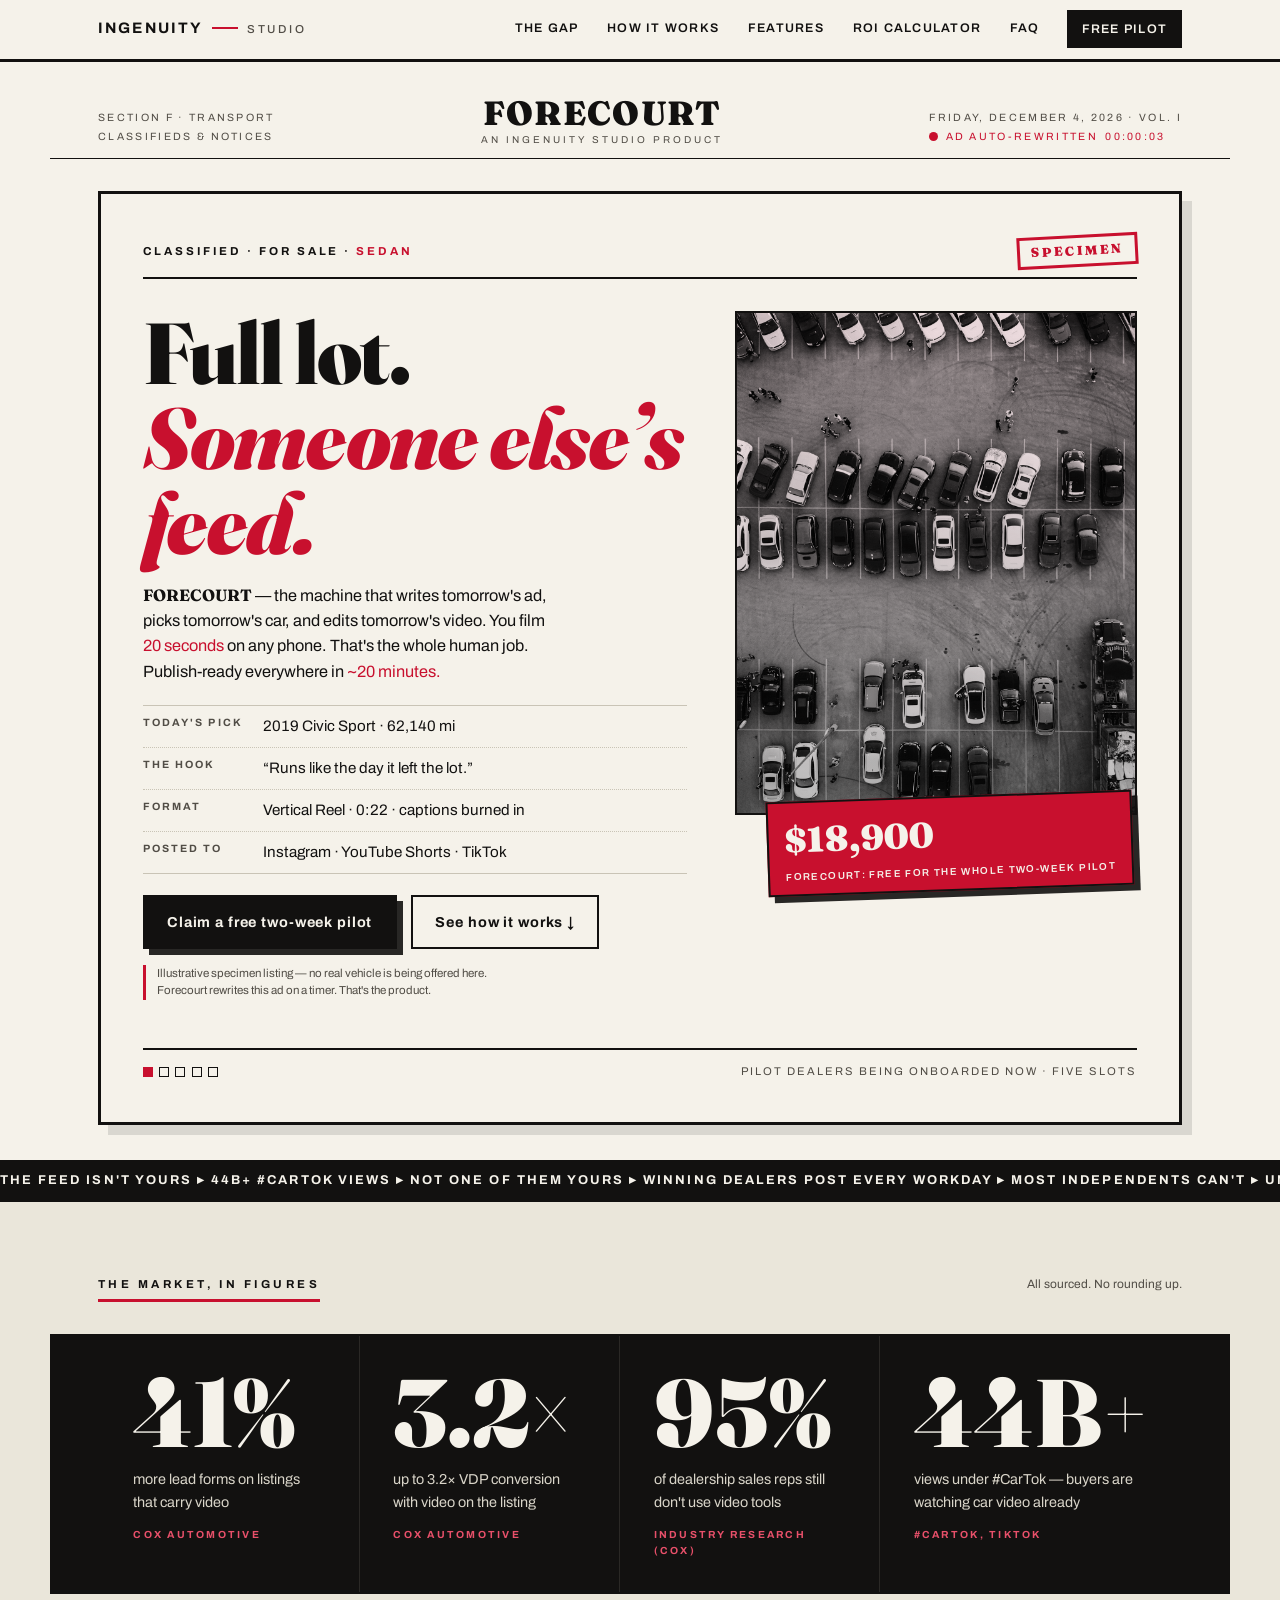
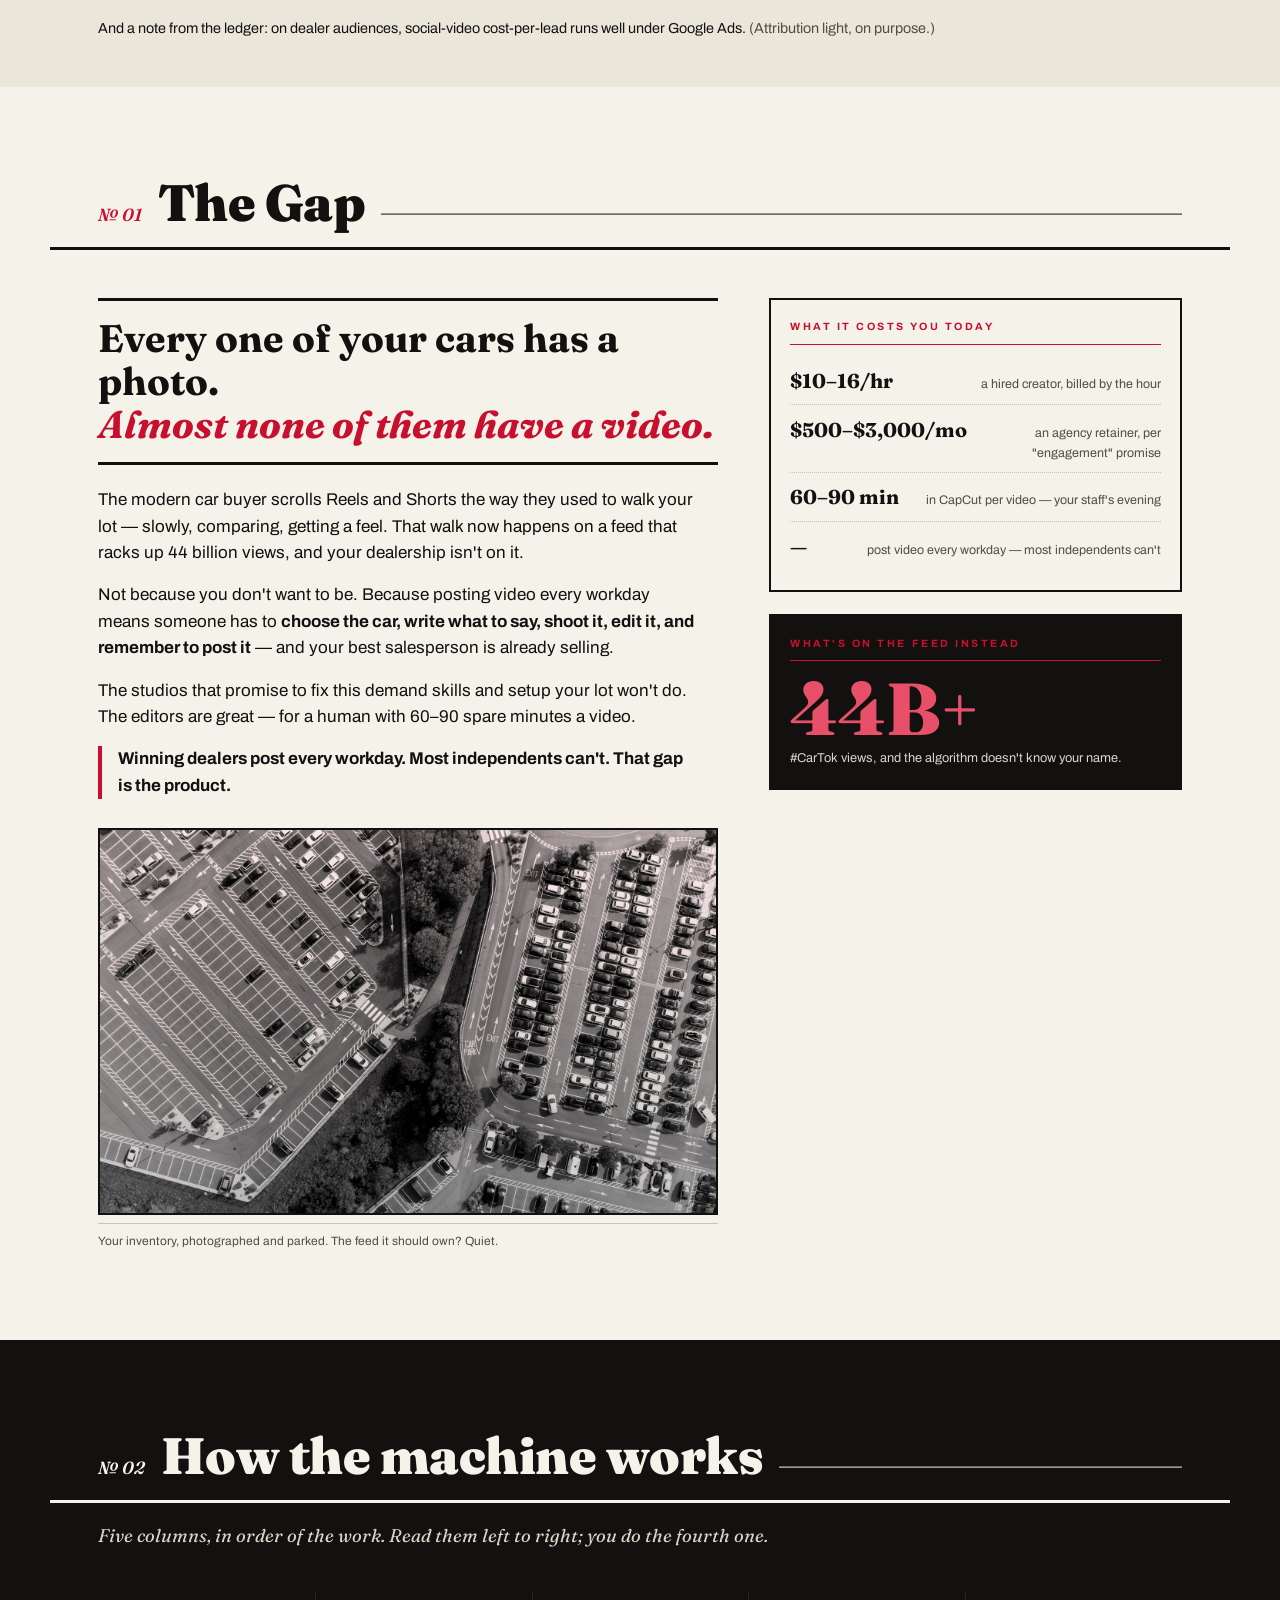
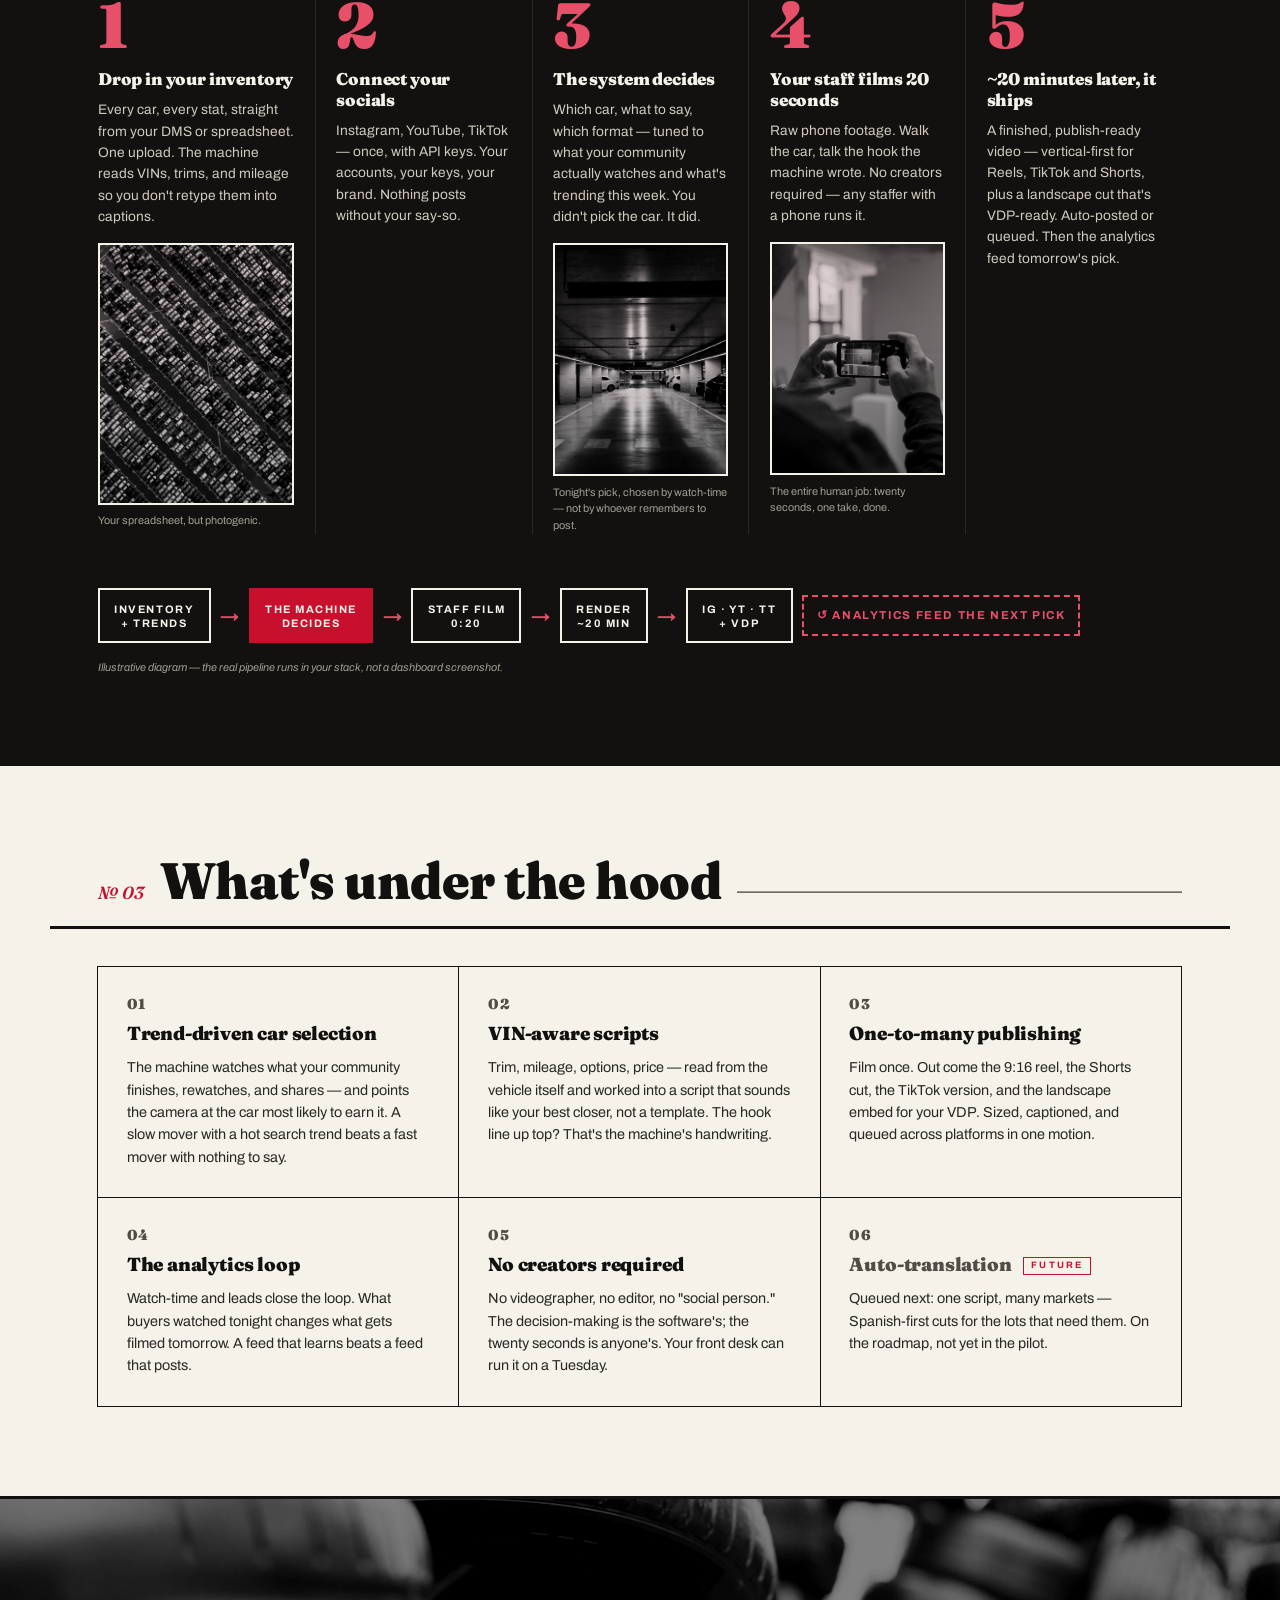
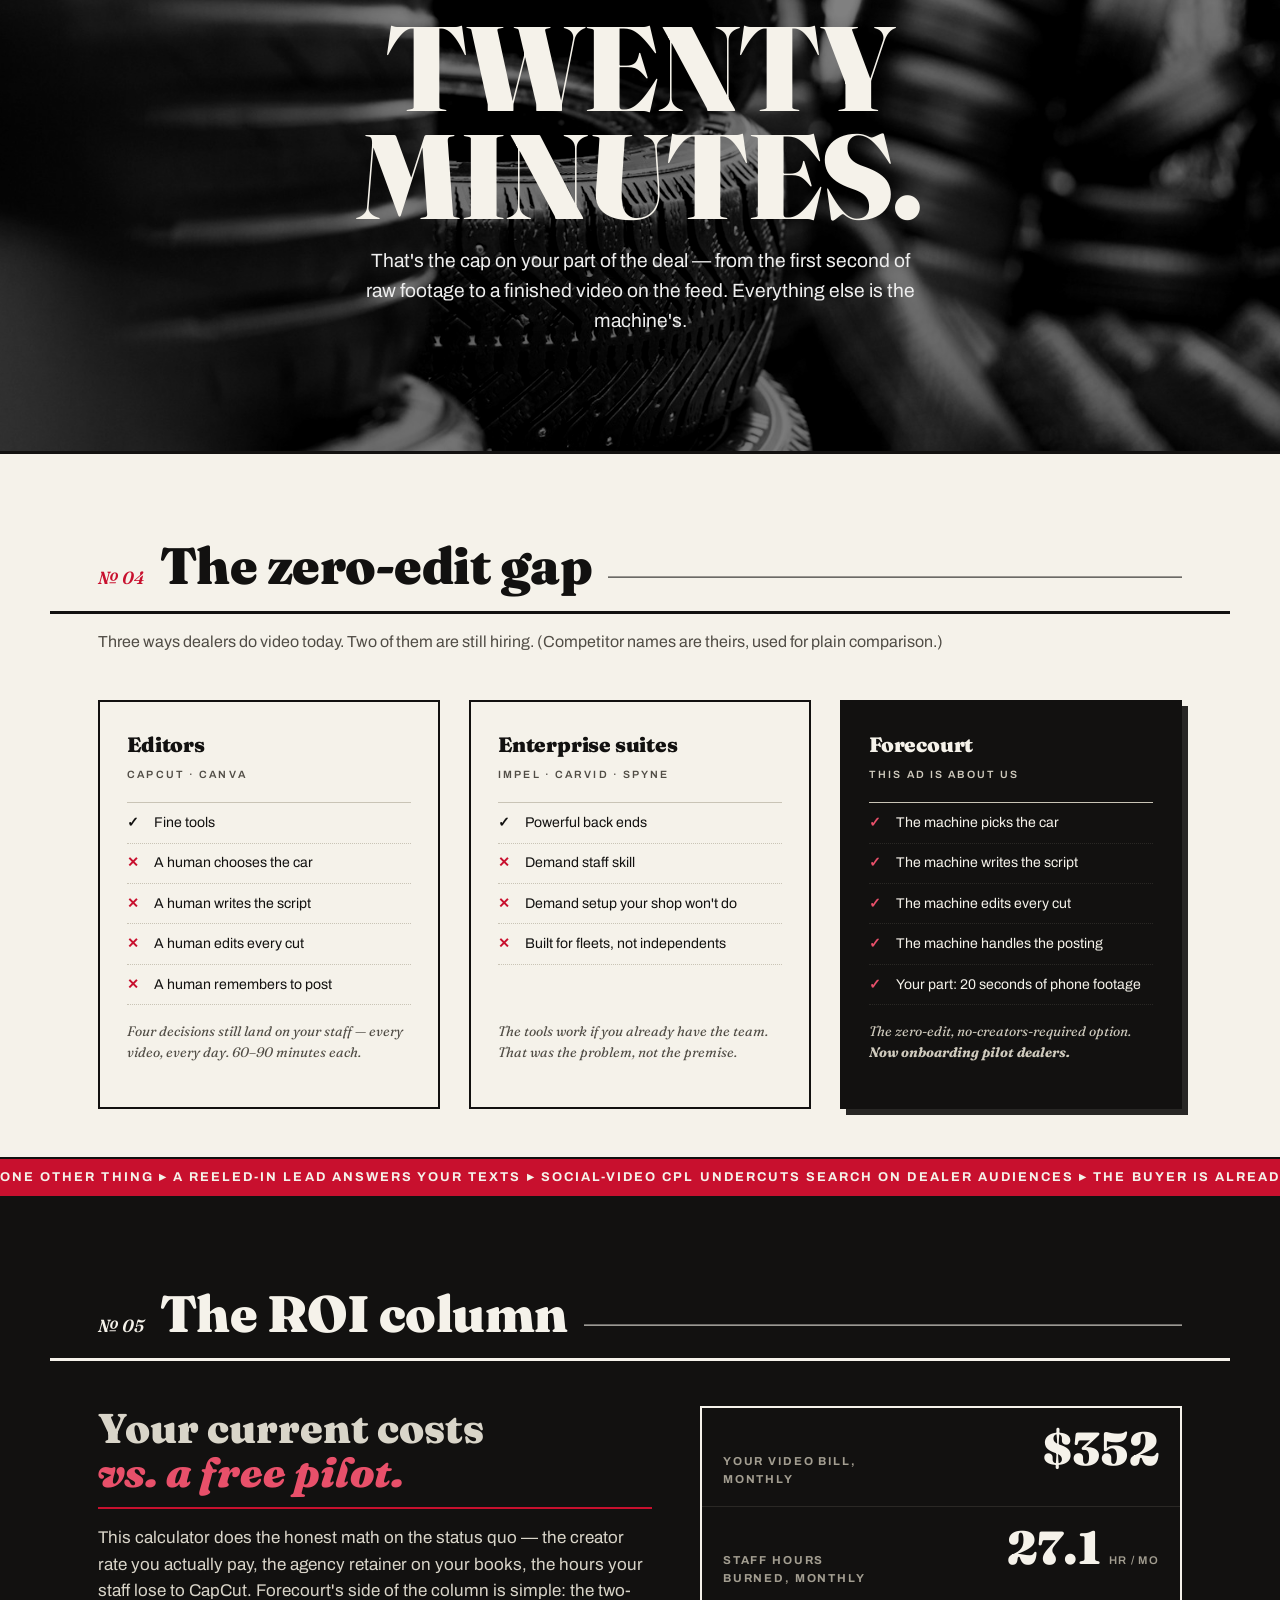
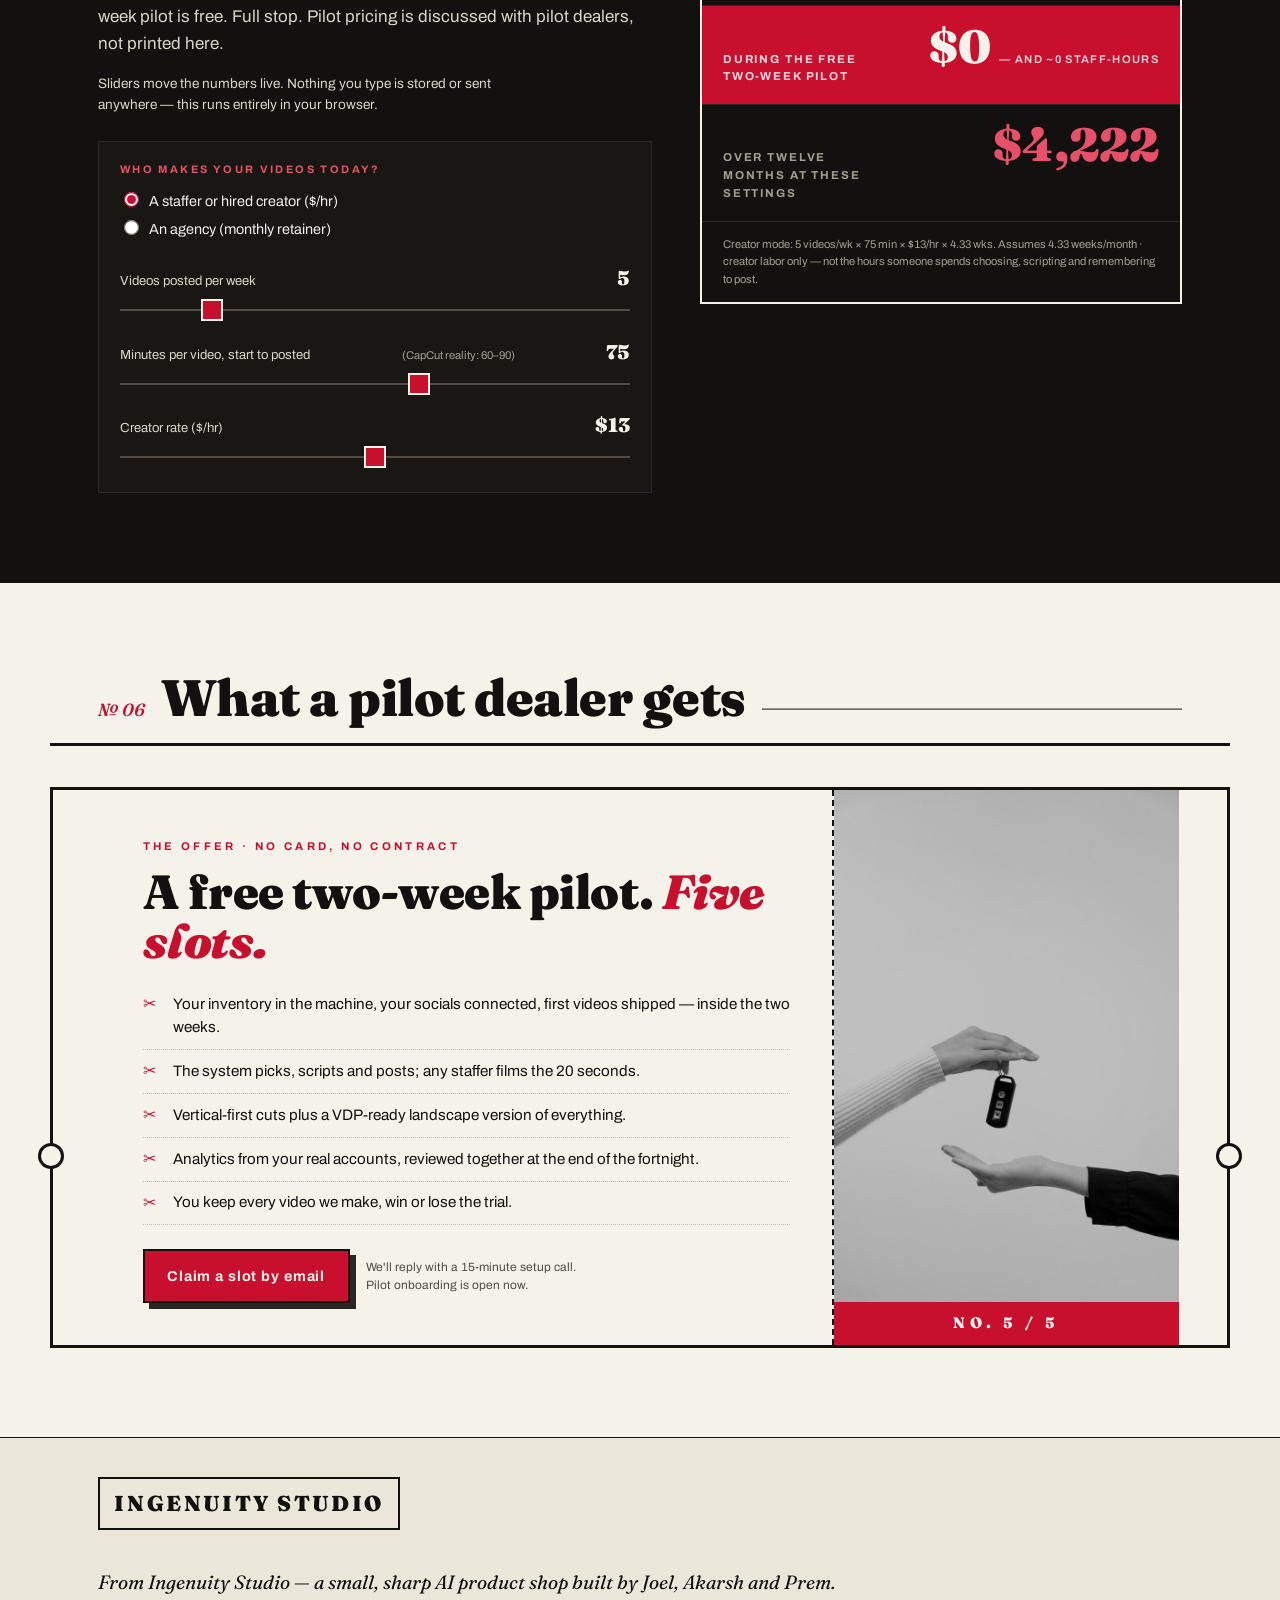
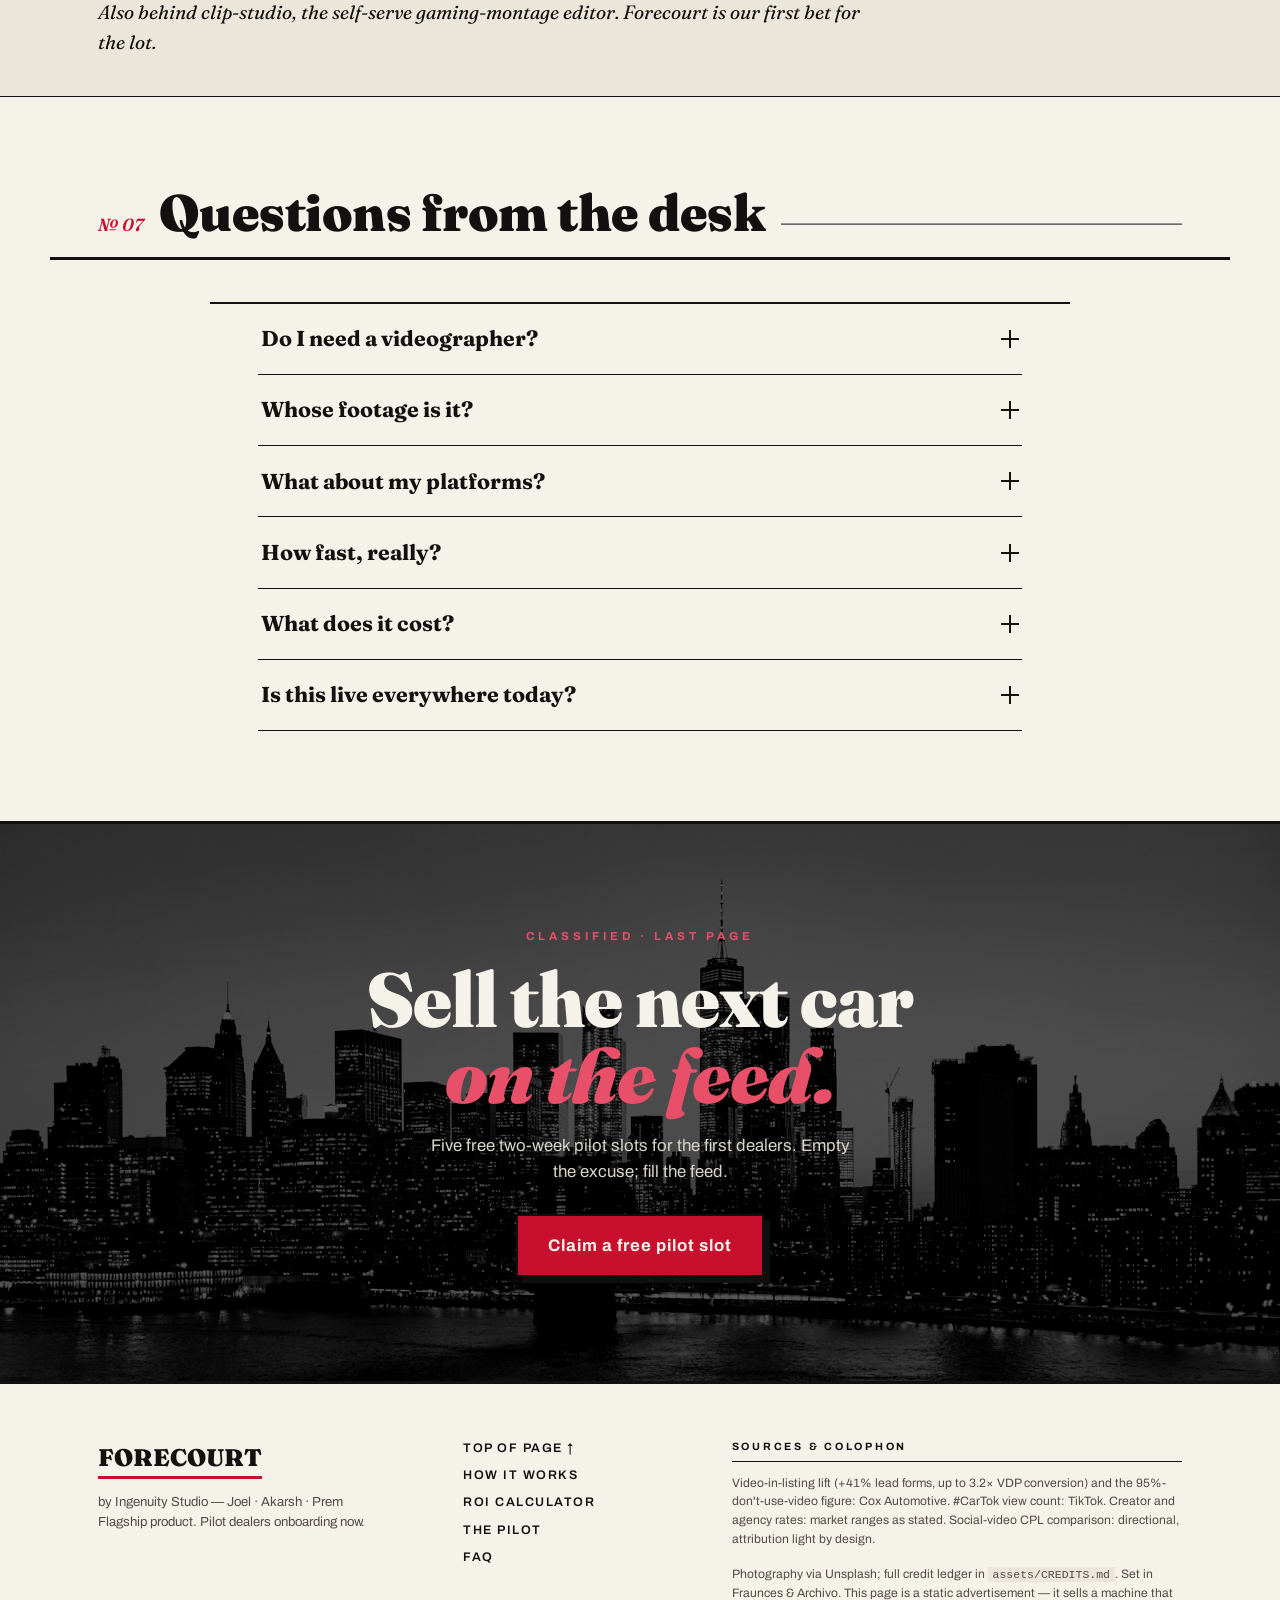
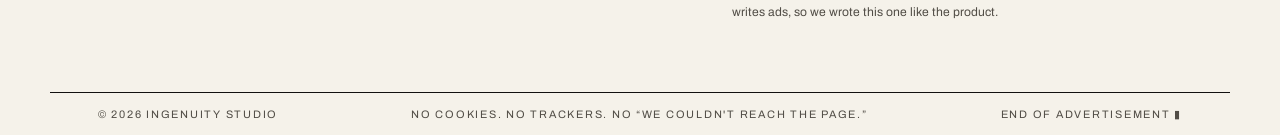
<file: index.html>
<!doctype html>
<html lang="en">
<head>
<meta charset="utf-8">
<meta name="viewport" content="width=device-width, initial-scale=1">
<title>Forecourt by Ingenuity Studio — the AI video pipeline for used-car dealers</title>
<meta name="description" content="Forecourt is the AI video pipeline for used-car dealers. It picks the car, writes the script, and turns 20 seconds of raw phone footage into a publish-ready video in about 20 minutes. Now onboarding free two-week pilot dealers.">
<meta property="og:title" content="Forecourt — full lot. Someone else's feed.">
<meta property="og:description" content="The AI video pipeline for used-car dealers. The machine decides what to film. Your part is capped at 20 minutes. Free two-week pilot for the first five dealers.">
<meta property="og:type" content="website">
<meta property="og:url" content="https://ingenuity-studios.github.io/Company-Studio-Advertisement-page/">
<meta property="og:image" content="https://ingenuity-studios.github.io/Company-Studio-Advertisement-page/assets/img/lot-rows.jpg">
<meta property="og:image:alt" content="Rows of used cars parked on a dealership lot in daylight">
<meta name="twitter:card" content="summary_large_image">
<meta name="twitter:image" content="https://ingenuity-studios.github.io/Company-Studio-Advertisement-page/assets/img/lot-rows.jpg">
<meta name="theme-color" content="#121110">
<link rel="icon" href="data:image/svg+xml,%3Csvg xmlns='http://www.w3.org/2000/svg' viewBox='0 0 64 64'%3E%3Crect width='64' height='64' fill='%23121110'/%3E%3Crect x='6' y='6' width='52' height='52' fill='none' stroke='%23c8102e' stroke-width='3'/%3E%3Ctext x='32' y='44' font-family='Georgia,serif' font-size='32' font-weight='bold' fill='%23f5f2eb' text-anchor='middle'%3EF%3C/text%3E%3C/svg%3E">
<link rel="preconnect" href="https://fonts.googleapis.com">
<link rel="preconnect" href="https://fonts.gstatic.com" crossorigin>
<link href="https://fonts.googleapis.com/css2?family=Fraunces:ital,opsz,wght@0,9..144,400;0,9..144,600;0,9..144,700;0,9..144,900;1,9..144,400;1,9..144,600&family=Archivo:wght@400;500;600;700&display=swap" rel="stylesheet">
<link rel="stylesheet" href="css/style.css">
<noscript><style>.reveal{opacity:1;transform:none}</style></noscript>
</head>
<body>
<a class="skip-link" href="#hero">Skip to content</a>

<!-- ============================= NAV ============================= -->
<header class="nav" id="top">
  <div class="nav-inner">
    <a class="wordmark" href="#top" aria-label="Ingenuity Studio — home">
      <span class="wm-ink">INGENUITY</span><span class="wm-rule" aria-hidden="true"></span><span class="wm-sub">STUDIO</span>
    </a>
    <nav class="nav-links" aria-label="Primary">
      <a href="#problem">The&nbsp;Gap</a>
      <a href="#how">How&nbsp;it&nbsp;works</a>
      <a href="#features">Features</a>
      <a href="#roi">ROI&nbsp;Calculator</a>
      <a href="#faq">FAQ</a>
      <a href="#pilot" class="nav-cta">Free&nbsp;Pilot</a>
    </nav>
    <button class="nav-toggle" aria-expanded="false" aria-controls="mobile-nav" aria-label="Open menu">
      <span></span><span></span><span></span>
    </button>
  </div>
  <nav class="nav-links mobile" id="mobile-nav" aria-label="Mobile">
    <a href="#problem">The Gap</a>
    <a href="#how">How it works</a>
    <a href="#features">Features</a>
    <a href="#compare">vs. Editors &amp; Suites</a>
    <a href="#roi">ROI Calculator</a>
    <a href="#pilot">Free Pilot</a>
    <a href="#faq">FAQ</a>
  </nav>
</header>

<!-- ============================= HERO: THE CLASSIFIED AD ============================= -->
<main id="main">
<section class="hero" id="hero" aria-label="Forecourt — the classified ad">
  <div class="paper-noise" aria-hidden="true"></div>

  <div class="masthead">
    <div class="mh-side mh-left">
      <span class="mh-line">SECTION F · TRANSPORT</span>
      <span class="mh-line">CLASSIFIEDS &amp; NOTICES</span>
    </div>
    <div class="mh-center">
      <span class="mh-fore">FORECOURT</span>
      <span class="mh-byline">an Ingenuity Studio product</span>
    </div>
    <div class="mh-side mh-right">
      <span class="mh-line" id="dateline">VOL. I — MMXXVI</span>
      <span class="mh-line mh-live"><span class="pulse" aria-hidden="true"></span>AD AUTO-REWRITTEN <span id="rewrite-timer">00:00:00</span></span>
    </div>
  </div>

  <div class="ad-frame">
    <div class="ad-inner">
      <div class="ad-head">
        <span class="ad-kicker">CLASSIFIED · FOR SALE · <span id="ad-cat">SEDAN</span></span>
        <span class="ad-stamp">SPECIMEN</span>
      </div>

      <div class="ad-body">
        <div class="ad-copy">
          <h1 class="ad-headline">
            Full lot.<br>
            <em>Someone else&rsquo;s feed.</em>
          </h1>

          <p class="ad-lede">
            <strong>FORECOURT</strong> — the machine that writes tomorrow's ad, picks tomorrow's car,
            and edits tomorrow's video. You film <span class="red">20 seconds</span> on any phone. That's the whole human job.
            Publish-ready everywhere in <span class="red">~20 minutes.</span>
          </p>

          <dl class="listing" aria-label="Illustrative sample listing, rotates automatically">
            <div class="list-row"><dt>TODAY'S PICK</dt><dd class="dot-leader"><span id="list-car">2019 Civic Sport · 62,140 mi</span></dd></div>
            <div class="list-row"><dt>THE HOOK</dt><dd class="dot-leader"><span id="list-hook">“Runs like the day it left the lot.”</span></dd></div>
            <div class="list-row"><dt>FORMAT</dt><dd class="dot-leader"><span id="list-format">Vertical Reel · 0:22 · captions burned in</span></dd></div>
            <div class="list-row"><dt>POSTED TO</dt><dd class="dot-leader"><span id="list-posted">Instagram · YouTube Shorts · TikTok</span></dd></div>
          </dl>

          <div class="ad-cta">
            <a class="btn btn-ink" href="#pilot">Claim a free two-week pilot</a>
            <a class="btn btn-ghost" href="#how">See how it works ↓</a>
          </div>

          <p class="ad-fine">Illustrative specimen listing — no real vehicle is being offered here. Forecourt rewrites this ad on a timer. That's the product.</p>
        </div>

        <figure class="ad-photo">
          <div class="photo-frame">
            <img src="assets/img/lot-rows.jpg" alt="Rows of used cars parked on a dealership lot in daylight" class="kenburns" width="1600" height="1600" loading="eager">
          </div>
          <figcaption class="price-tag"><span id="price-tag">$18,900</span><small>Forecourt: free for the whole two-week pilot</small></figcaption>
        </figure>
      </div>

      <div class="ad-foot">
        <span class="ad-dots" id="ad-dots" aria-hidden="true"></span>
        <span class="ad-note">Pilot dealers being onboarded now · five slots</span>
      </div>
    </div>
  </div>

  <div class="tape tape-ink" aria-hidden="true">
    <div class="tape-track">
      <span>THE FEED ISN'T YOURS ▸ 44B+ #CarTok views ▸ not one of them yours ▸ winning dealers post every workday ▸ most independents can't ▸ until the machine does it ▸</span>
      <span>THE FEED ISN'T YOURS ▸ 44B+ #CarTok views ▸ not one of them yours ▸ winning dealers post every workday ▸ most independents can't ▸ until the machine does it ▸</span>
    </div>
  </div>
</section>

<!-- ============================= STATS BAND ============================= -->
<section class="stats" id="stats" aria-label="The market, in numbers">
  <div class="stats-head">
    <span class="rule-label">THE MARKET, IN FIGURES</span>
    <span class="rule-note">All sourced. No rounding up.</span>
  </div>
  <div class="stat-grid">
    <div class="stat-slab reveal">
      <div class="stat-num"><span class="count" data-to="41" data-suffix="%">41%</span></div>
      <div class="stat-cap">more lead forms on listings that carry video</div>
      <div class="stat-src">Cox Automotive</div>
    </div>
    <div class="stat-slab reveal">
      <div class="stat-num"><span class="count" data-to="3.2" data-suffix="×" data-decimals="1">3.2×</span></div>
      <div class="stat-cap">up to 3.2× VDP conversion with video on the listing</div>
      <div class="stat-src">Cox Automotive</div>
    </div>
    <div class="stat-slab reveal">
      <div class="stat-num"><span class="count" data-to="95" data-suffix="%">95%</span></div>
      <div class="stat-cap">of dealership sales reps still don't use video tools</div>
      <div class="stat-src">Industry research (Cox)</div>
    </div>
    <div class="stat-slab reveal">
      <div class="stat-num"><span class="count" data-to="44" data-suffix="B+">44B+</span></div>
      <div class="stat-cap">views under #CarTok — buyers are watching car video already</div>
      <div class="stat-src">#CarTok, TikTok</div>
    </div>
  </div>
  <p class="stats-foot">And a note from the ledger: on dealer audiences, social-video cost-per-lead runs well under Google Ads. <span class="muted">(Attribution light, on purpose.)</span></p>
</section>

<!-- ============================= THE PROBLEM ============================= -->
<section class="problem" id="problem">
  <div class="section-masthead">
    <span class="sm-no">№ 01</span>
    <h2 class="sm-title">The Gap</h2>
    <span class="sm-rule" aria-hidden="true"></span>
  </div>
  <div class="problem-grid">
    <div class="problem-copy reveal">
      <p class="pull-quote">Every one of your cars has a photo.<br><em>Almost none of them have a video.</em></p>
      <p>The modern car buyer scrolls Reels and Shorts the way they used to walk your lot — slowly, comparing, getting a feel. That walk now happens on a feed that racks up 44&nbsp;billion views, and your dealership isn't on it.</p>
      <p>Not because you don't want to be. Because posting video every workday means someone has to <strong>choose the car, write what to say, shoot it, edit it, and remember to post it</strong> — and your best salesperson is already selling.</p>
      <p>The studios that promise to fix this demand skills and setup your lot won't do. The editors are great — for a human with 60–90 spare minutes a video.</p>
      <p class="red-p"><strong>Winning dealers post every workday. Most independents can't. That gap is the product.</strong></p>
      <figure class="inline-photo reveal">
        <div class="photo-frame">
          <img src="assets/img/lot-aerial.jpg" alt="Aerial view of a dealership lot packed with parked used cars" loading="lazy" width="1600" height="1200">
        </div>
        <figcaption>Your inventory, photographed and parked. The feed it should own? Quiet.</figcaption>
      </figure>
    </div>
    <aside class="problem-side">
      <div class="side-card reveal">
        <span class="side-label">WHAT IT COSTS YOU TODAY</span>
        <ul class="cost-list">
          <li><b>$10–16/hr</b><span>a hired creator, billed by the hour</span></li>
          <li><b>$500–$3,000/mo</b><span>an agency retainer, per "engagement" promise</span></li>
          <li><b>60–90 min</b><span>in CapCut per video — your staff's evening</span></li>
          <li><b>&mdash;</b><span>post video every workday — most independents can't</span></li>
        </ul>
      </div>
      <div class="side-card dark reveal">
        <span class="side-label">WHAT'S ON THE FEED INSTEAD</span>
        <p class="big-44">44B+</p>
        <span class="side-note">#CarTok views, and the algorithm doesn't know your name.</span>
      </div>
    </aside>
  </div>
</section>

<!-- ============================= HOW IT WORKS ============================= -->
<section class="how" id="how">
  <div class="section-masthead invert">
    <span class="sm-no">№ 02</span>
    <h2 class="sm-title">How the machine works</h2>
    <span class="sm-rule" aria-hidden="true"></span>
  </div>
  <p class="how-lede">Five columns, in order of the work. Read them left to right; you do the fourth one.</p>
  <div class="steps">
    <article class="step reveal">
      <div class="step-no">1</div>
      <h3>Drop in your inventory</h3>
      <p>Every car, every stat, straight from your DMS or spreadsheet. One upload. The machine reads VINs, trims, and mileage so you don't retype them into captions.</p>
      <figure class="step-photo">
        <div class="photo-frame"><img src="assets/img/lot-row2.jpg" alt="Overhead view of rows of used cars parked tightly in a dealership lot" loading="lazy" width="1600" height="2135"></div>
        <figcaption>Your spreadsheet, but photogenic.</figcaption>
      </figure>
    </article>
    <article class="step reveal">
      <div class="step-no">2</div>
      <h3>Connect your socials</h3>
      <p>Instagram, YouTube, TikTok — once, with API keys. Your accounts, your keys, your brand. Nothing posts without your say-so.</p>
    </article>
    <article class="step reveal">
      <div class="step-no">3</div>
      <h3>The system decides</h3>
      <p>Which car, what to say, which format — tuned to what your community actually watches and what's trending this week. You didn't pick the car. It did.</p>
      <figure class="step-photo">
        <div class="photo-frame"><img src="assets/img/night-garage.jpg" alt="A lone car with headlights on in a dim parking garage at night" loading="lazy" width="1600" height="2327"></div>
        <figcaption>Tonight's pick, chosen by watch-time — not by whoever remembers to post.</figcaption>
      </figure>
    </article>
    <article class="step reveal">
      <div class="step-no">4</div>
      <h3>Your staff films 20 seconds</h3>
      <p>Raw phone footage. Walk the car, talk the hook the machine wrote. No creators required — any staffer with a phone runs it.</p>
      <figure class="step-photo">
        <div class="photo-frame"><img src="assets/img/filming-phone.jpg" alt="A person filming with a smartphone on a car lot" loading="lazy" width="1600" height="2400"></div>
        <figcaption>The entire human job: twenty seconds, one take, done.</figcaption>
      </figure>
    </article>
    <article class="step reveal">
      <div class="step-no">5</div>
      <h3>~20 minutes later, it ships</h3>
      <p>A finished, publish-ready video — vertical-first for Reels, TikTok and Shorts, plus a landscape cut that's VDP-ready. Auto-posted or queued. Then the analytics feed tomorrow's pick.</p>
    </article>
  </div>

  <div class="pipeline-strip reveal" role="img" aria-label="Illustrative diagram of the Forecourt pipeline: inventory in, machine decides, staff film 20 seconds, video out to all platforms, analytics back to the decision.">
    <div class="pipe-box">INVENTORY<br>+ TRENDS</div>
    <div class="pipe-arrow">→</div>
    <div class="pipe-box red-box">THE MACHINE<br>DECIDES</div>
    <div class="pipe-arrow">→</div>
    <div class="pipe-box">STAFF FILM<br>0:20</div>
    <div class="pipe-arrow">→</div>
    <div class="pipe-box">RENDER<br>~20 MIN</div>
    <div class="pipe-arrow">→</div>
    <div class="pipe-box">IG · YT · TT<br>+ VDP</div>
    <div class="pipe-loop">↺ analytics feed the next pick</div>
    <span class="pipe-note">Illustrative diagram — the real pipeline runs in your stack, not a dashboard screenshot.</span>
  </div>
</section>

<!-- ============================= FEATURES ============================= -->
<section class="features" id="features">
  <div class="section-masthead">
    <span class="sm-no">№ 03</span>
    <h2 class="sm-title">What's under the hood</h2>
    <span class="sm-rule" aria-hidden="true"></span>
  </div>
  <div class="feat-grid">
    <article class="feat reveal">
      <h3><span class="feat-no">01</span> Trend-driven car selection</h3>
      <p>The machine watches what your community finishes, rewatches, and shares — and points the camera at the car most likely to earn it. A slow mover with a hot search trend beats a fast mover with nothing to say.</p>
    </article>
    <article class="feat reveal">
      <h3><span class="feat-no">02</span> VIN-aware scripts</h3>
      <p>Trim, mileage, options, price — read from the vehicle itself and worked into a script that sounds like your best closer, not a template. The hook line up top? That's the machine's handwriting.</p>
    </article>
    <article class="feat reveal">
      <h3><span class="feat-no">03</span> One-to-many publishing</h3>
      <p>Film once. Out come the 9:16 reel, the Shorts cut, the TikTok version, and the landscape embed for your VDP. Sized, captioned, and queued across platforms in one motion.</p>
    </article>
    <article class="feat reveal">
      <h3><span class="feat-no">04</span> The analytics loop</h3>
      <p>Watch-time and leads close the loop. What buyers watched tonight changes what gets filmed tomorrow. A feed that learns beats a feed that posts.</p>
    </article>
    <article class="feat reveal">
      <h3><span class="feat-no">05</span> No creators required</h3>
      <p>No videographer, no editor, no "social person." The decision-making is the software's; the twenty seconds is anyone's. Your front desk can run it on a Tuesday.</p>
    </article>
    <article class="feat muted reveal">
      <h3><span class="feat-no">06</span> Auto-translation <span class="soon">FUTURE</span></h3>
      <p>Queued next: one script, many markets — Spanish-first cuts for the lots that need them. On the roadmap, not yet in the pilot.</p>
    </article>
  </div>
</section>

<!-- ============================= FULL-BLEED BREAK ============================= -->
<section class="break" aria-label="The twenty minute rule">
  <div class="break-bg">
    <img src="assets/img/tire-stacks.jpg" alt="Stacks of used tires waiting in a tire yard" loading="lazy" width="1600" height="1067">
  </div>
  <div class="break-copy">
    <p class="break-line">Twenty minutes.</p>
    <p class="break-sub">That's the cap on your part of the deal — from the first second of raw footage to a finished video on the feed. Everything else is the machine's.</p>
  </div>
</section>

<!-- ============================= COMPETITIVE ============================= -->
<section class="compare" id="compare">
  <div class="section-masthead">
    <span class="sm-no">№ 04</span>
    <h2 class="sm-title">The zero-edit gap</h2>
    <span class="sm-rule" aria-hidden="true"></span>
  </div>
  <p class="compare-lede">Three ways dealers do video today. Two of them are still hiring. (Competitor names are theirs, used for plain comparison.)</p>
  <div class="compare-cols">
    <article class="cmp reveal">
      <h3>Editors <small>CapCut · Canva</small></h3>
      <ul>
        <li class="yes">Fine tools</li>
        <li class="no">A human chooses the car</li>
        <li class="no">A human writes the script</li>
        <li class="no">A human edits every cut</li>
        <li class="no">A human remembers to post</li>
      </ul>
      <p class="cmp-verdict">Four decisions still land on your staff — every video, every day. 60–90 minutes each.</p>
    </article>
    <article class="cmp reveal">
      <h3>Enterprise suites <small>Impel · CARVID · Spyne</small></h3>
      <ul>
        <li class="yes">Powerful back ends</li>
        <li class="no">Demand staff skill</li>
        <li class="no">Demand setup your shop won't do</li>
        <li class="no">Built for fleets, not independents</li>
      </ul>
      <p class="cmp-verdict">The tools work if you already have the team. That was the problem, not the premise.</p>
    </article>
    <article class="cmp cmp-fore reveal">
      <h3>Forecourt <small>this ad is about us</small></h3>
      <ul>
        <li class="yes">The machine picks the car</li>
        <li class="yes">The machine writes the script</li>
        <li class="yes">The machine edits every cut</li>
        <li class="yes">The machine handles the posting</li>
        <li class="yes">Your part: 20 seconds of phone footage</li>
      </ul>
      <p class="cmp-verdict">The zero-edit, no-creators-required option. <strong>Now onboarding pilot dealers.</strong></p>
    </article>
  </div>
  <div class="tape tape-red" aria-hidden="true">
    <div class="tape-track">
      <span>ONE OTHER THING ▸ a reeled-in lead answers your texts ▸ social-video CPL undercuts search on dealer audiences ▸ the buyer is already watching ▸ ▸</span>
      <span>ONE OTHER THING ▸ a reeled-in lead answers your texts ▸ social-video CPL undercuts search on dealer audiences ▸ the buyer is already watching ▸ ▸</span>
    </div>
  </div>
</section>

<!-- ============================= ROI CALCULATOR ============================= -->
<section class="roi" id="roi">
  <div class="section-masthead invert">
    <span class="sm-no">№ 05</span>
    <h2 class="sm-title">The ROI column</h2>
    <span class="sm-rule" aria-hidden="true"></span>
  </div>
  <div class="roi-grid">
    <div class="roi-copy reveal">
      <p class="roi-pull">Your current costs<br><em>vs. a free pilot.</em></p>
      <p>This calculator does the honest math on the status quo — the creator rate you actually pay, the agency retainer on your books, the hours your staff lose to CapCut. Forecourt's side of the column is simple: the two-week pilot is free. Full stop. Pilot pricing is discussed with pilot dealers, not printed here.</p>
      <p class="muted small">Sliders move the numbers live. Nothing you type is stored or sent anywhere — this runs entirely in your browser.</p>
      <form class="roi-form" id="roi-form" aria-label="ROI calculator inputs">
        <fieldset>
          <legend>Who makes your videos today?</legend>
          <label class="radio"><input type="radio" name="roi-mode" value="creator" checked> A staffer or hired creator ($/hr)</label>
          <label class="radio"><input type="radio" name="roi-mode" value="agency"> An agency (monthly retainer)</label>
        </fieldset>
        <div class="field-row">
          <label for="roi-videos">Videos posted per week
            <output id="out-videos" for="roi-videos">5</output>
          </label>
          <input type="range" id="roi-videos" min="1" max="25" step="1" value="5">
        </div>
        <div class="field-row" data-mode="creator">
          <label for="roi-mins">Minutes per video, start to posted <span class="hint">(CapCut reality: 60–90)</span>
            <output id="out-mins" for="roi-mins">75</output>
          </label>
          <input type="range" id="roi-mins" min="10" max="120" step="5" value="75">
        </div>
        <div class="field-row" data-mode="creator">
          <label for="roi-rate">Creator rate ($/hr)
            <output id="out-rate" for="roi-rate">$13</output>
          </label>
          <input type="range" id="roi-rate" min="10" max="16" step="1" value="13">
        </div>
        <div class="field-row" data-mode="agency" hidden>
          <label for="roi-retainer">Agency retainer ($/month)
            <output id="out-retainer" for="roi-retainer">$1,500</output>
          </label>
          <input type="range" id="roi-retainer" min="500" max="3000" step="50" value="1500">
        </div>
      </form>
    </div>

    <div class="roi-readout reveal" aria-live="polite">
      <div class="ro-row">
        <div class="ro-label">Your video bill, monthly</div>
        <div class="ro-num" id="ro-cost">$0</div>
      </div>
      <div class="ro-row">
        <div class="ro-label">Staff hours burned, monthly</div>
        <div class="ro-num" id="ro-hours">0<span class="ro-unit">hr</span></div>
      </div>
      <div class="ro-row ro-fore">
        <div class="ro-label">During the free two-week pilot</div>
        <div class="ro-num">$0<span class="ro-unit">— and ~0 staff-hours</span></div>
      </div>
      <div class="ro-row">
        <div class="ro-label">Over twelve months at these settings</div>
        <div class="ro-num ro-yr" id="ro-year">$0</div>
      </div>
      <p class="ro-foot" id="ro-assume">Assumes 4.33 weeks per month. Video: ~20 sec of phone footage per car, ~20 min turnaround.</p>
    </div>
  </div>
</section>

<!-- ============================= PILOT ============================= -->
<section class="pilot" id="pilot">
  <div class="section-masthead">
    <span class="sm-no">№ 06</span>
    <h2 class="sm-title">What a pilot dealer gets</h2>
    <span class="sm-rule" aria-hidden="true"></span>
  </div>
  <div class="coupon reveal">
    <div class="coupon-main">
      <span class="coupon-kicker">THE OFFER · NO CARD, NO CONTRACT</span>
      <h3 class="coupon-head">A free two-week pilot. <em>Five slots.</em></h3>
      <ul class="coupon-list">
        <li>Your inventory in the machine, your socials connected, first videos shipped — inside the two weeks.</li>
        <li>The system picks, scripts and posts; any staffer films the 20 seconds.</li>
        <li>Vertical-first cuts plus a VDP-ready landscape version of everything.</li>
        <li>Analytics from your real accounts, reviewed together at the end of the fortnight.</li>
        <li>You keep every video we make, win or lose the trial.</li>
      </ul>
      <div class="coupon-cta">
        <a class="btn btn-red" href="mailto:pilots@ingenuitystudio.example?subject=Forecourt%20pilot%20-%20claim%20a%20slot">Claim a slot by email</a>
        <span class="coupon-fine">We'll reply with a 15-minute setup call. Pilot onboarding is open now.</span>
      </div>
    </div>
    <div class="coupon-stub">
      <img src="assets/img/keys-handover.jpg" alt="Two hands exchanging a car key fob" loading="lazy" width="1600" height="2400">
      <span>NO.&nbsp;5&nbsp;/&nbsp;5</span>
    </div>
  </div>
</section>

<!-- ============================= STUDIO LINE ============================= -->
<section class="studio" aria-label="About the studio">
  <div class="studio-inner reveal">
    <span class="studio-mark">INGENUITY STUDIO</span>
    <p>From Ingenuity Studio — a small, sharp AI product shop built by Joel, Akarsh and Prem. Also behind clip-studio, the self-serve gaming-montage editor. Forecourt is our first bet for the lot.</p>
  </div>
</section>

<!-- ============================= FAQ ============================= -->
<section class="faq" id="faq">
  <div class="section-masthead">
    <span class="sm-no">№ 07</span>
    <h2 class="sm-title">Questions from the desk</h2>
    <span class="sm-rule" aria-hidden="true"></span>
  </div>
  <div class="faq-list">
    <details class="faq-item reveal">
      <summary><span>Do I need a videographer?</span><i class="faq-plus" aria-hidden="true"></i></summary>
      <div class="faq-a"><p>No. That's the point. Any staffer with a phone can film the 20 seconds — walking the car, reading the hook the machine wrote. There's no creator to hire and no editing skill to find.</p></div>
    </details>
    <details class="faq-item reveal">
      <summary><span>Whose footage is it?</span><i class="faq-plus" aria-hidden="true"></i></summary>
      <div class="faq-a"><p>Yours. Every frame comes from your lot and your phones; every finished video comes out of your pipeline. Pilot or not, you keep everything we make together.</p></div>
    </details>
    <details class="faq-item reveal">
      <summary><span>What about my platforms?</span><i class="faq-plus" aria-hidden="true"></i></summary>
      <div class="faq-a"><p>Instagram, YouTube and TikTok connect once, through your API keys — your accounts, your login. Posts go out on your schedule, auto-posted or queued for your review, plus a landscape cut sized for your VDPs.</p></div>
    </details>
    <details class="faq-item reveal">
      <summary><span>How fast, really?</span><i class="faq-plus" aria-hidden="true"></i></summary>
      <div class="faq-a"><p>About 20 minutes from raw phone footage to publish-ready video, most days. The deciding — which car, what hook, which format — happens before you've had coffee.</p></div>
    </details>
    <details class="faq-item reveal">
      <summary><span>What does it cost?</span><i class="faq-plus" aria-hidden="true"></i></summary>
      <div class="faq-a"><p>The two-week pilot is free — no card, no contract. After the pilot we'd discuss pricing with you directly; we're not printing a number here that we haven't agreed with a dealer yet. The ROI column above prices the thing you're already paying for instead.</p></div>
    </details>
    <details class="faq-item reveal">
      <summary><span>Is this live everywhere today?</span><i class="faq-plus" aria-hidden="true"></i></summary>
      <div class="faq-a"><p>It's in pilot — that's who you'd be first. Forecourt runs on a dealer's real inventory and real accounts during the two weeks, and the pilot dealers' results are what we're building the next version from.</p></div>
    </details>
  </div>
</section>

<!-- ============================= FINAL CTA ============================= -->
<section class="final" id="get-started">
  <div class="final-bg" aria-hidden="true">
    <img src="assets/img/city-dusk.jpg" alt="" loading="lazy" width="1600" height="1067">
  </div>
  <div class="final-inner reveal">
    <p class="final-kicker">CLASSIFIED · LAST PAGE</p>
    <h2 class="final-head">Sell the next car<br><em>on the feed.</em></h2>
    <p class="final-sub">Five free two-week pilot slots for the first dealers. Empty the excuse; fill the feed.</p>
    <a class="btn btn-red btn-big" href="mailto:pilots@ingenuitystudio.example?subject=Forecourt%20pilot%20-%20claim%20a%20slot">Claim a free pilot slot</a>
  </div>
</section>
</main>

<!-- ============================= FOOTER ============================= -->
<footer class="footer" id="colophon">
  <div class="foot-grid">
    <div class="foot-brand">
      <span class="foot-mark">FORECOURT</span>
      <p class="foot-by">by Ingenuity Studio — Joel · Akarsh · Prem<br>Flagship product. Pilot dealers onboarding now.</p>
    </div>
    <nav class="foot-links" aria-label="Footer">
      <a href="#top">Top of page ↑</a>
      <a href="#how">How it works</a>
      <a href="#roi">ROI calculator</a>
      <a href="#pilot">The pilot</a>
      <a href="#faq">FAQ</a>
    </nav>
    <div class="foot-src">
      <span class="foot-head">SOURCES &amp; COLOPHON</span>
      <p>Video-in-listing lift (+41% lead forms, up to 3.2× VDP conversion) and the 95%-don't-use-video figure: Cox Automotive. #CarTok view count: TikTok. Creator and agency rates: market ranges as stated. Social-video CPL comparison: directional, attribution light by design.</p>
      <p>Photography via Unsplash; full credit ledger in <code>assets/CREDITS.md</code>. Set in Fraunces &amp; Archivo. This page is a static advertisement — it sells a machine that writes ads, so we wrote this one like the product.</p>
    </div>
  </div>
  <div class="foot-bar">
    <span>© <span id="year">2026</span> Ingenuity Studio</span>
    <span>No cookies. No trackers. No “we couldn't reach the page.”</span>
    <span>END OF ADVERTISEMENT ▮</span>
  </div>
</footer>

<script src="js/main.js"></script>
</body>
</html>
</file>
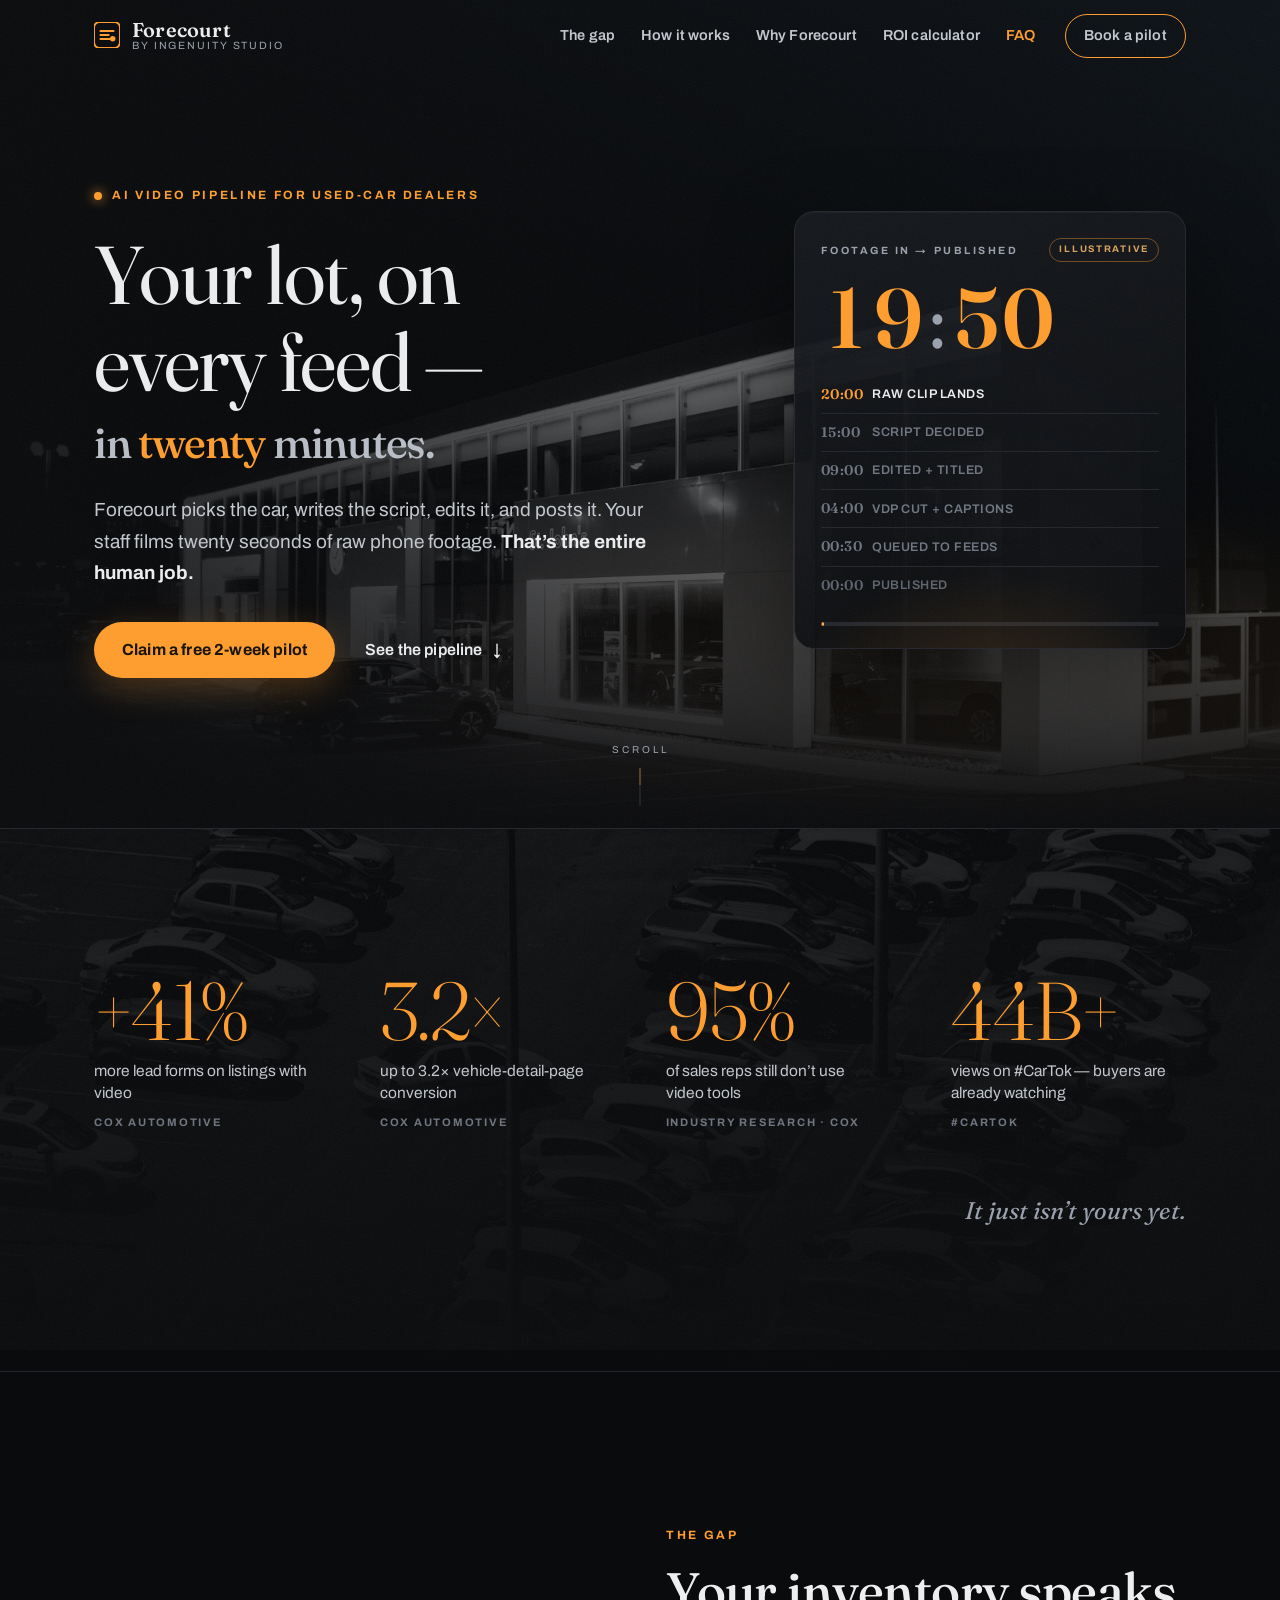
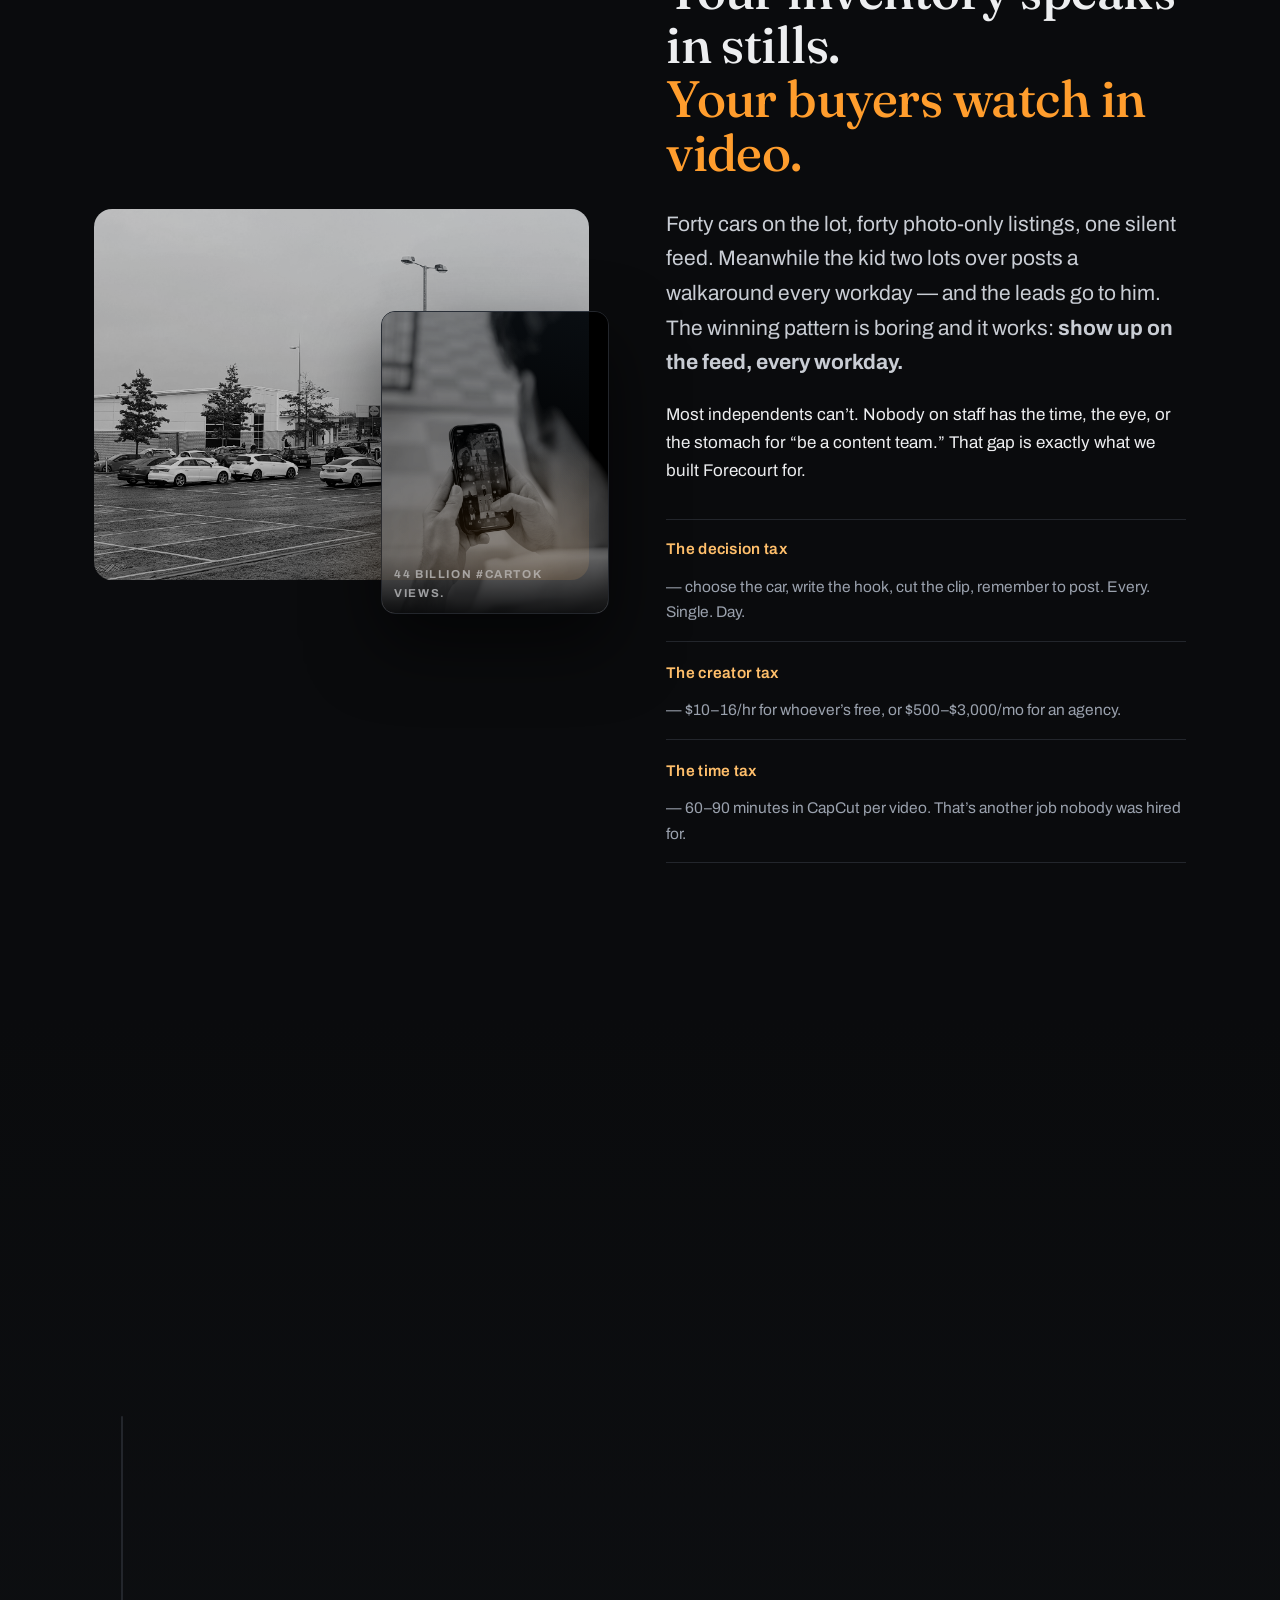
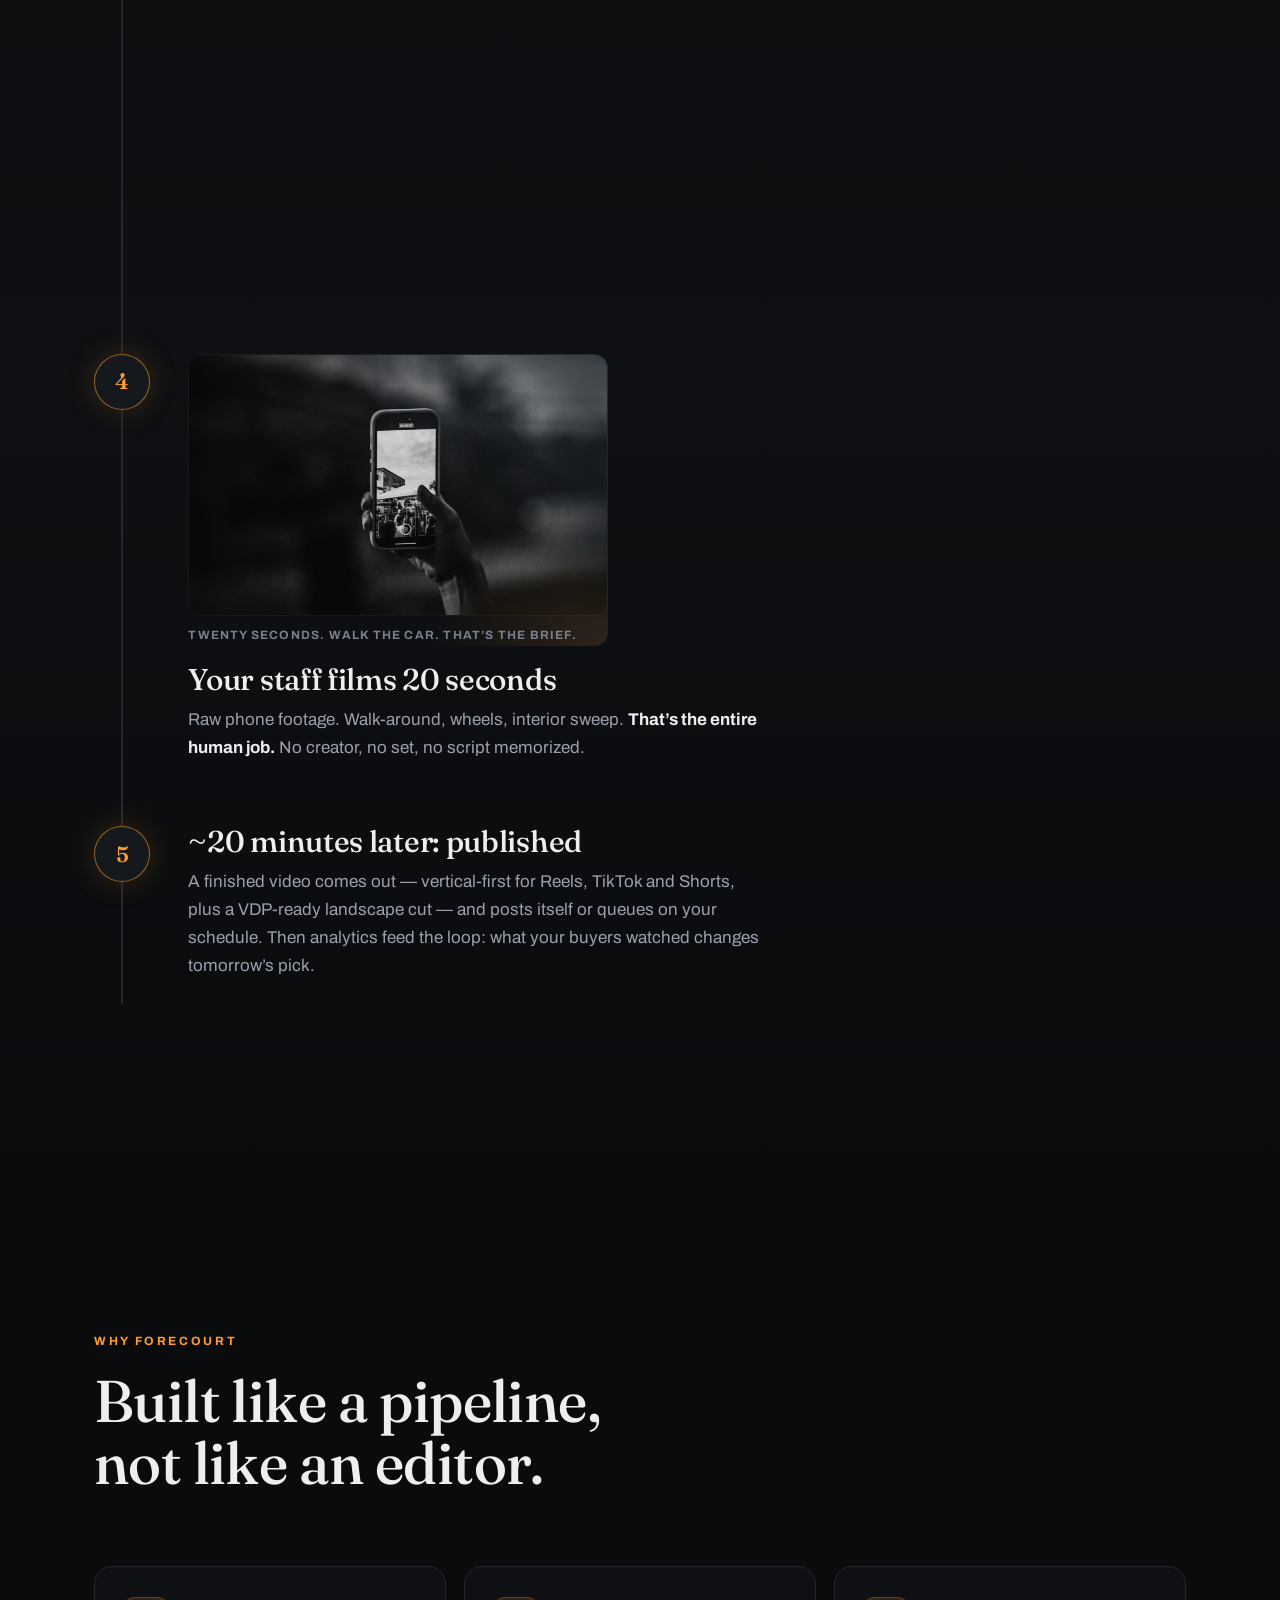
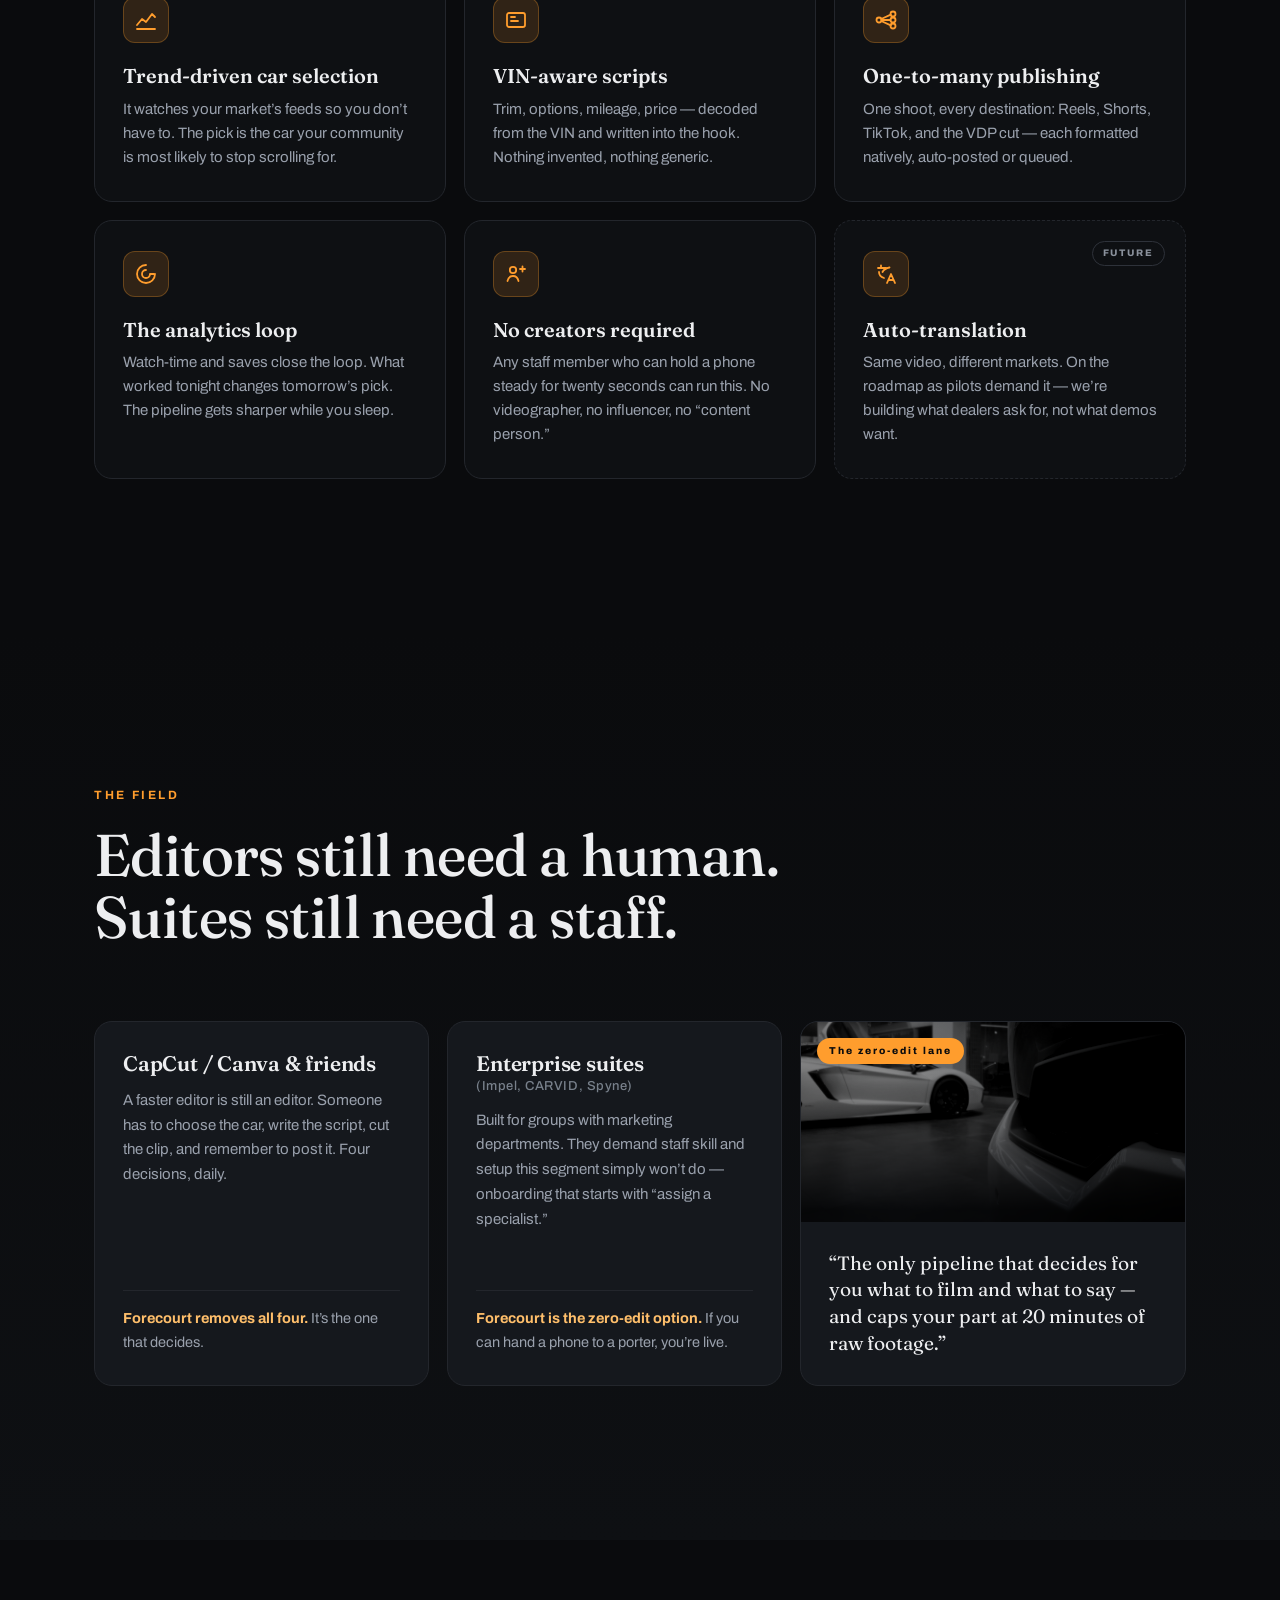
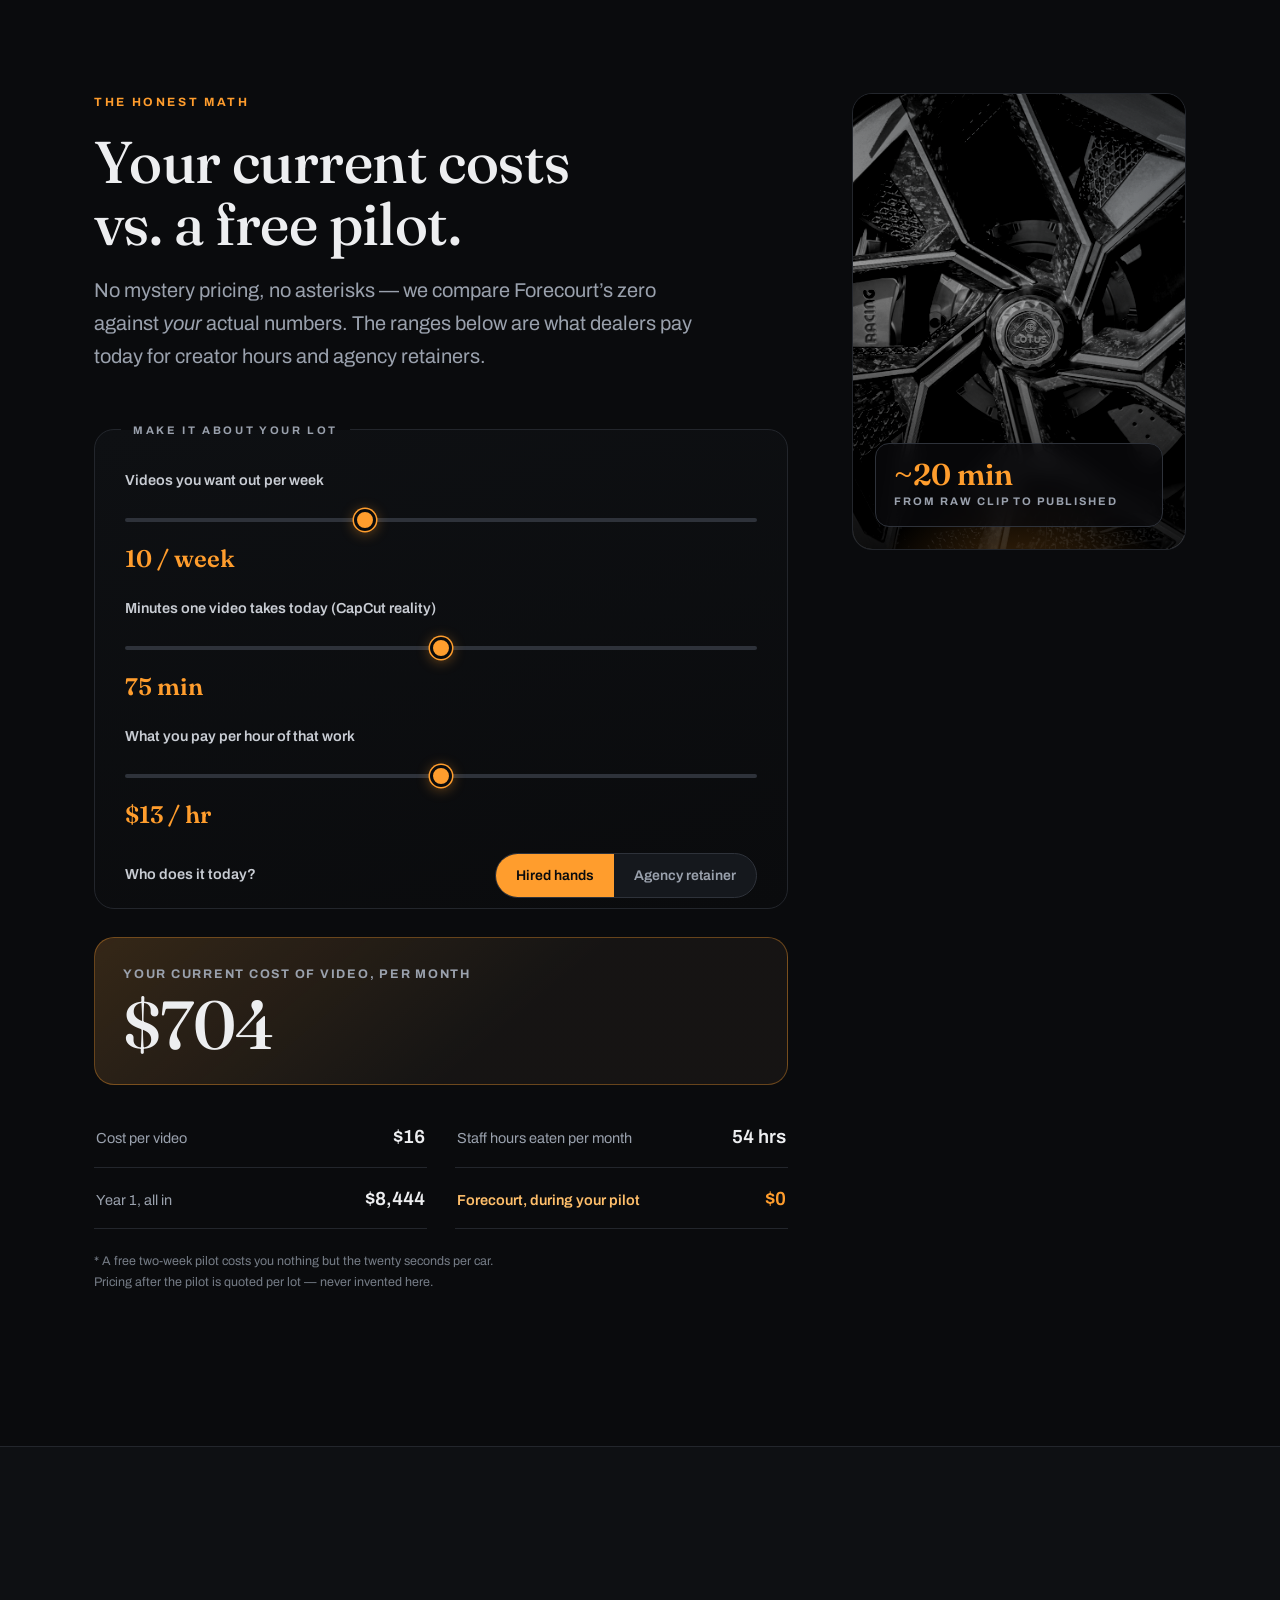
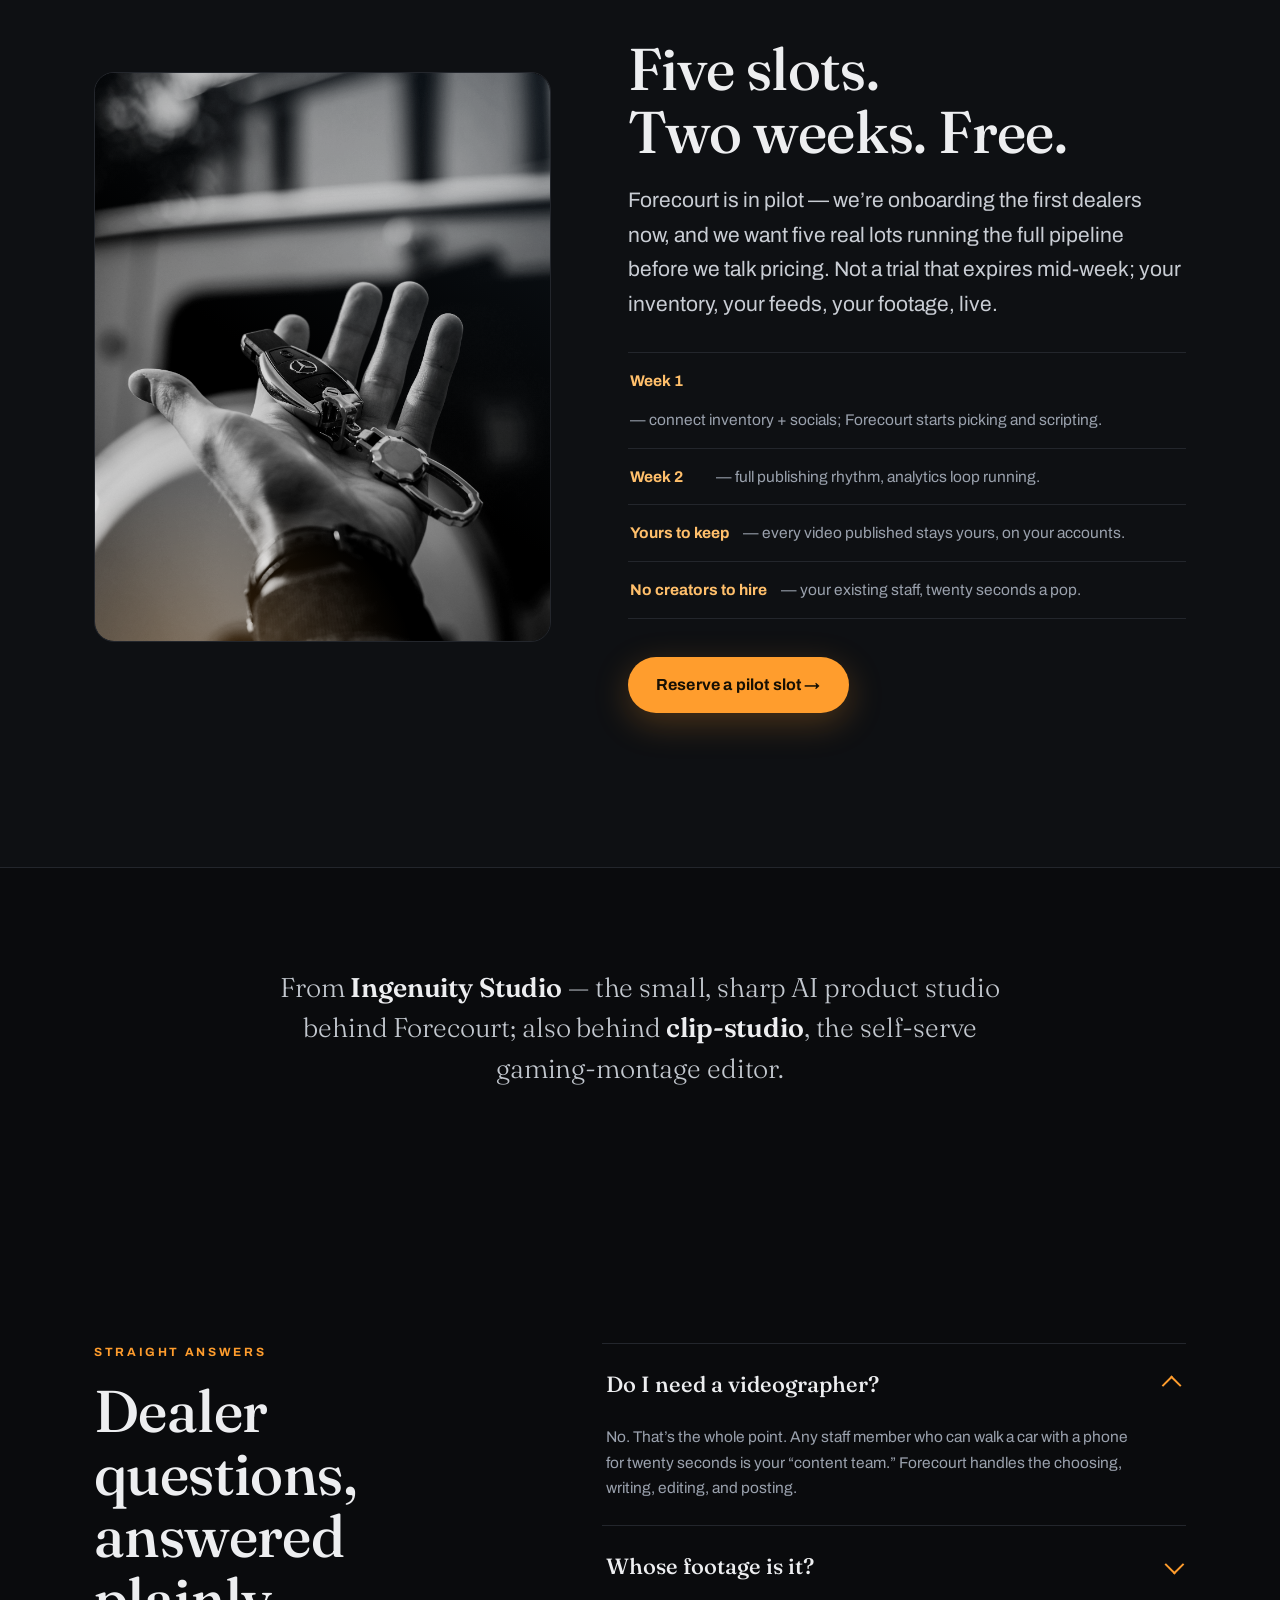
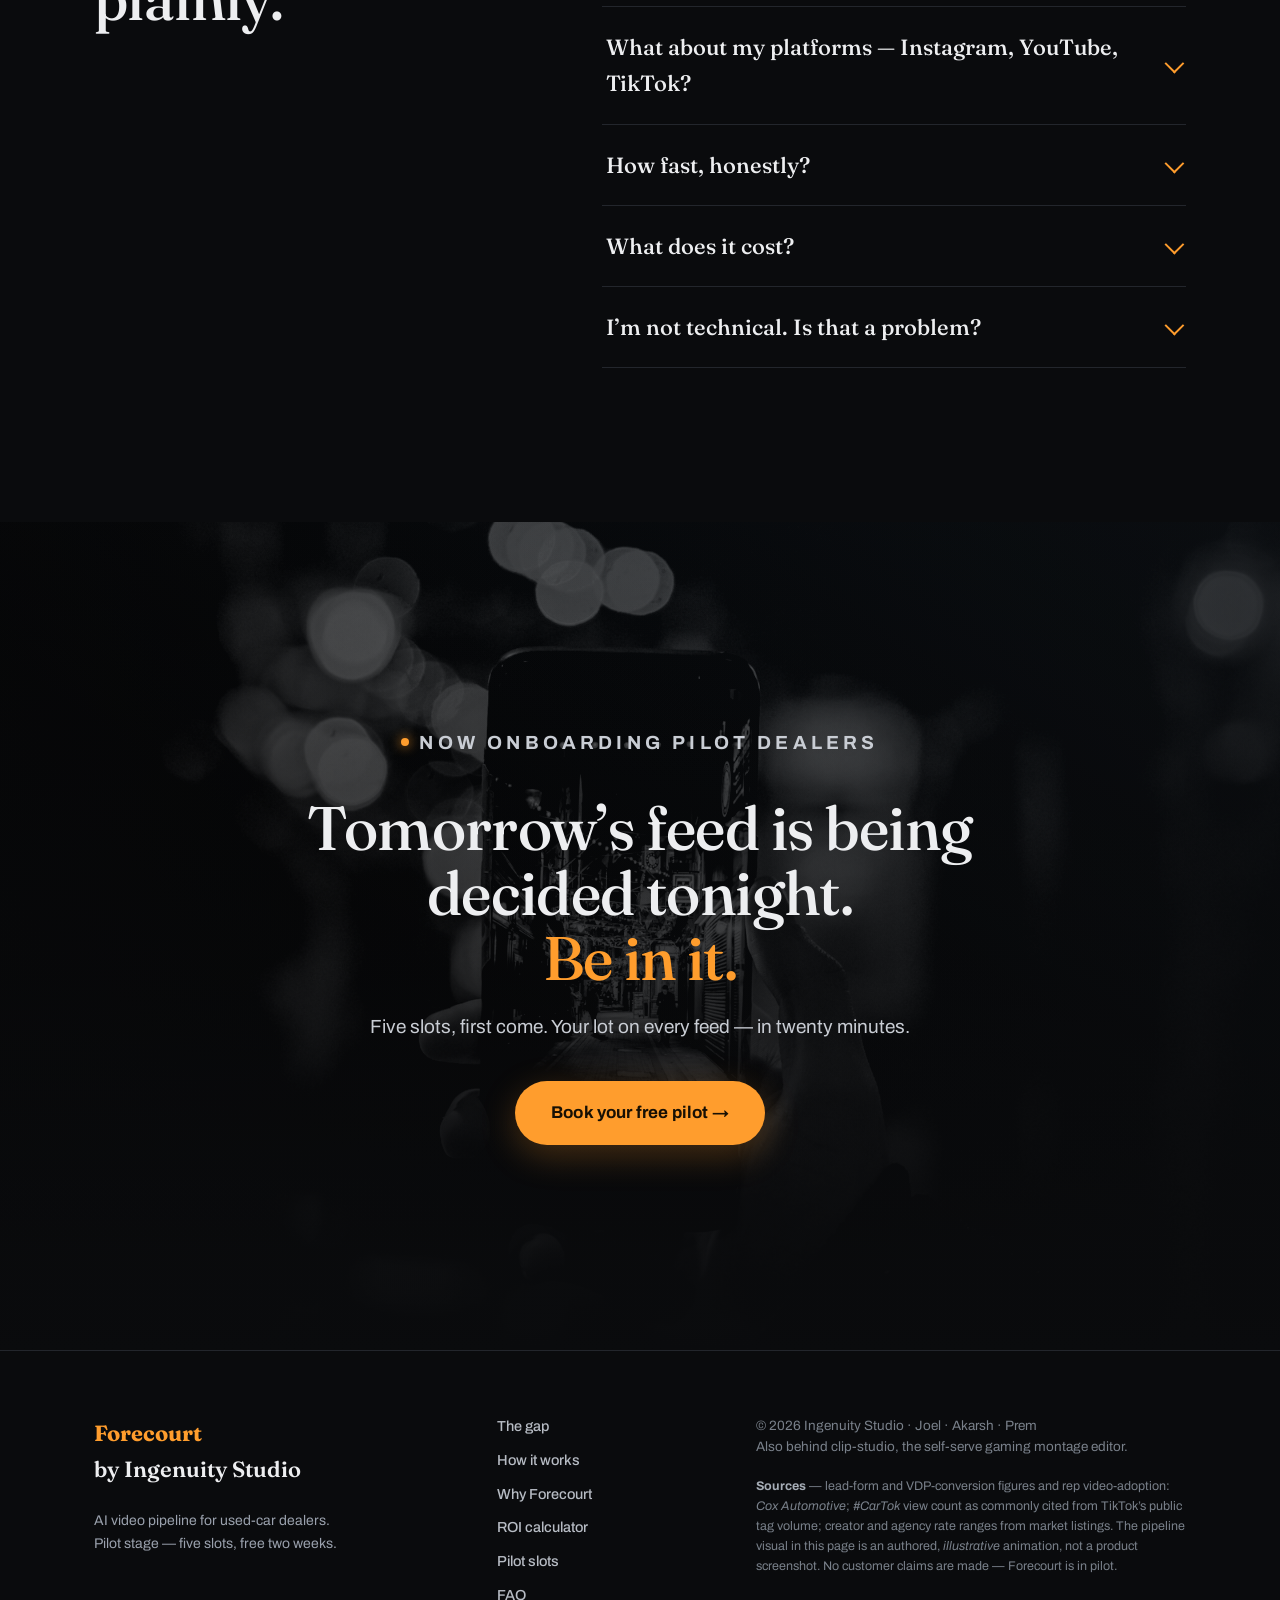
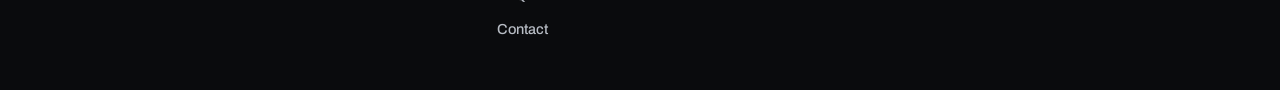
<file: preview/classified/index.html>
<!DOCTYPE html>
<html lang="en">
<head>
<meta charset="UTF-8">
<meta name="viewport" content="width=device-width, initial-scale=1">
<title>Forecourt — Your lot, on every feed, in twenty minutes · Ingenuity Studio</title>
<meta name="description" content="Forecourt is the AI video pipeline for used-car dealers. It decides which car to film, writes the script, edits, and posts — your part is 20 seconds of raw phone footage. Now onboarding pilot dealers, free for two weeks.">
<meta property="og:type" content="website">
<meta property="og:title" content="Forecourt — Your lot, on every feed, in twenty minutes">
<meta property="og:description" content="The AI video pipeline for used-car dealers. The machine decides, your staff films 20 seconds, publish-ready video comes out. Free two-week pilot for the first dealers.">
<meta property="og:url" content="https://ingenuity-studios.github.io/company-studio-advertisement-page/">
<meta property="og:image" content="assets/img/hero-lot-night.jpg">
<meta name="twitter:card" content="summary_large_image">
<meta name="theme-color" content="#0a0b0d">
<link rel="icon" href="data:image/svg+xml,%3Csvg xmlns='http://www.w3.org/2000/svg' viewBox='0 0 64 64'%3E%3Crect width='64' height='64' rx='14' fill='%230a0b0d'/%3E%3Cpath d='M14 20h36M14 32h22M14 44h30' stroke='%23ff9d2d' stroke-width='6' stroke-linecap='round'/%3E%3Ccircle cx='48' cy='42' r='7' fill='%23ff9d2d'/%3E%3C/svg%3E">
<link rel="preconnect" href="https://fonts.googleapis.com">
<link rel="preconnect" href="https://fonts.gstatic.com" crossorigin>
<link href="https://fonts.googleapis.com/css2?family=Fraunces:opsz,wght@9..144,300;9..144,400;9..144,500;9..144,600;9..144,700&family=Archivo:wght@400;500;600;700&display=swap" rel="stylesheet">
<link rel="stylesheet" href="css/style.css">
</head>
<body>
<a class="skip-link" href="#hero">Skip to content</a>
<div class="grain" aria-hidden="true"></div>

<!-- ============ NAV ============ -->
<header class="nav" id="top">
  <nav class="nav-inner" aria-label="Main">
    <a class="wordmark" href="#hero" aria-label="Forecourt by Ingenuity Studio — home">
      <span class="wordmark-mark" aria-hidden="true">
        <svg viewBox="0 0 32 32" width="26" height="26"><rect width="32" height="32" rx="7" fill="none" stroke="currentColor" stroke-width="2.4"/><path d="M8 11h16M8 16h10M8 21h13" stroke="currentColor" stroke-width="2.6" stroke-linecap="round"/><circle cx="23" cy="20.5" r="3.4" fill="currentColor"/></svg>
      </span>
      <span class="wordmark-text">
        <strong>Forecourt</strong>
        <small>by Ingenuity&nbsp;Studio</small>
      </span>
    </a>
    <button class="nav-toggle" aria-expanded="false" aria-controls="nav-links" aria-label="Open menu">
      <span></span><span></span><span></span>
    </button>
    <ul class="nav-links" id="nav-links">
      <li><a href="#problem">The gap</a></li>
      <li><a href="#pipeline">How it works</a></li>
      <li><a href="#features">Why Forecourt</a></li>
      <li><a href="#roi">ROI calculator</a></li>
      <li><a href="#faq">FAQ</a></li>
      <li class="nav-cta"><a class="btn btn-ghost-sm" href="#pilot">Book a pilot</a></li>
    </ul>
  </nav>
</header>

<main>
<!-- ============ HERO — the 20-minute countdown ============ -->
<section class="hero" id="hero" aria-label="Introduction">
  <div class="hero-bg" aria-hidden="true">
    <img src="assets/img/hero-lot-night.jpg" alt="" class="hero-img kenburns">
    <div class="hero-duotone"></div>
    <div class="hero-vignette"></div>
  </div>

  <div class="hero-content">
    <div class="hero-copy">
      <p class="eyebrow"><span class="rec-dot" aria-hidden="true"></span> AI VIDEO PIPELINE FOR USED-CAR DEALERS</p>
      <h1 class="hero-headline">
        Your lot, on every&nbsp;feed —
        <span class="in Twenty">in <em class="twenty">twenty</em> minutes.</span>
      </h1>
      <p class="hero-sub">Forecourt picks the car, writes the script, edits it, and posts it. Your staff films twenty seconds of raw phone footage. <strong>That’s the entire human job.</strong></p>
      <div class="hero-actions">
        <a class="btn btn-primary" href="#pilot">Claim a free 2-week pilot</a>
        <a class="btn btn-text" href="#pipeline">See the pipeline <span aria-hidden="true">↓</span></a>
      </div>
    </div>

    <!-- the signature countdown -->
    <div class="clock" role="img" aria-label="Animated countdown: twenty minutes from raw phone footage to a published video.">
      <div class="clock-top">
        <span class="clock-label">FOOTAGE IN → PUBLISHED</span>
        <span class="clock-tag">ILLUSTRATIVE</span>
      </div>
      <div class="clock-digits" id="clock-digits">
        <span class="digit">2</span><span class="digit">0</span><span class="colon">:</span><span class="digit">0</span><span class="digit">0</span>
      </div>
      <ol class="clock-stages" id="clock-stages">
        <li><b>20:00</b><span>Raw clip lands</span></li>
        <li><b>15:00</b><span>Script decided</span></li>
        <li><b>09:00</b><span>Edited + titled</span></li>
        <li><b>04:00</b><span>VDP cut + captions</span></li>
        <li><b>00:30</b><span>Queued to feeds</span></li>
        <li class="stage-done"><b>00:00</b><span>PUBLISHED</span></li>
      </ol>
      <div class="clock-progress"><i id="clock-progress"></i></div>
    </div>
  </div>
  <div class="hero-scrollcue" aria-hidden="true"><span>SCROLL</span><i></i></div>
</section>

<!-- ============ STATS BAND ============ -->
<section class="stats" id="stats" aria-label="Market evidence">
  <div class="stats-bg" aria-hidden="true">
    <img src="assets/img/lot-aerial.jpg" alt="" loading="lazy">
    <div class="stats-veil"></div>
  </div>
  <div class="wrap stats-grid">
    <div class="stat reveal">
      <span class="stat-num"><span class="count" data-to="41" data-prefix="+" data-suffix="%">+0%</span></span>
      <span class="stat-label">more lead forms on listings with video</span>
      <span class="stat-src">Cox Automotive</span>
    </div>
    <div class="stat reveal">
      <span class="stat-num"><span class="count" data-to="3.2" data-decimals="1" data-suffix="×">0×</span></span>
      <span class="stat-label">up to 3.2× vehicle-detail-page conversion</span>
      <span class="stat-src">Cox Automotive</span>
    </div>
    <div class="stat reveal">
      <span class="stat-num"><span class="count" data-to="95" data-suffix="%">0%</span></span>
      <span class="stat-label">of sales reps still don’t use video tools</span>
      <span class="stat-src">Industry research · Cox</span>
    </div>
    <div class="stat reveal">
      <span class="stat-num"><span class="count" data-to="44" data-suffix="B+">0B+</span></span>
      <span class="stat-label">views on #CarTok — buyers are already watching</span>
      <span class="stat-src">#CarTok</span>
    </div>
  </div>
  <p class="stats-foot wrap reveal">It just isn’t yours yet.</p>
</section>

<!-- ============ THE PROBLEM ============ -->
<section class="problem" id="problem">
  <div class="wrap problem-grid">
    <div class="problem-media reveal">
      <img src="assets/img/lot-inventory.jpg" alt="Rows of used cars waiting on a dealership lot at dusk" loading="lazy">
      <figure class="problem-inset">
        <img src="assets/img/scrolling-feed.jpg" alt="A person scrolling a video feed on a smartphone" loading="lazy">
        <figcaption>44 billion #CarTok views.</figcaption>
      </figure>
    </div>
    <div class="problem-copy">
      <p class="kicker reveal">The gap</p>
      <h2 class="reveal">Your inventory speaks in stills.<br><span class="amber">Your buyers watch in video.</span></h2>
      <p class="lead reveal">Forty cars on the lot, forty photo-only listings, one silent feed. Meanwhile the kid two lots over posts a walkaround every workday — and the leads go to him. The winning pattern is boring and it works: <strong>show up on the feed, every workday.</strong></p>
      <p class="reveal">Most independents can’t. Nobody on staff has the time, the eye, or the stomach for “be a content team.” That gap is exactly what we built Forecourt for.</p>
      <ul class="problem-list reveal">
        <li><b>The decision tax</b> — choose the car, write the hook, cut the clip, remember to post. Every. Single. Day.</li>
        <li><b>The creator tax</b> — $10–16/hr for whoever’s free, or $500–$3,000/mo for an agency.</li>
        <li><b>The time tax</b> — 60–90 minutes in CapCut per video. That’s another job nobody was hired for.</li>
      </ul>
    </div>
  </div>
</section>

<!-- ============ PIPELINE ============ -->
<section class="pipeline" id="pipeline">
  <div class="wrap">
    <p class="kicker reveal">How it works</p>
    <h2 class="section-h reveal">Five steps. One of them is yours.</h2>
    <p class="section-sub reveal">The machine carries the other four.</p>

    <div class="rail" id="rail">
      <div class="rail-line" aria-hidden="true"><i id="rail-fill"></i></div>

      <div class="step reveal">
        <div class="step-num" aria-hidden="true">1</div>
        <div class="step-body">
          <h3>Drop in your inventory</h3>
          <p>Every car, every stat — pulled straight from your DMS or a spreadsheet. One upload, auto-refresh.</p>
        </div>
      </div>

      <div class="step reveal">
        <div class="step-num" aria-hidden="true">2</div>
        <div class="step-body">
          <h3>Connect your socials</h3>
          <p>Instagram, YouTube, TikTok. Once, with API keys. After that, posting is something that just happens.</p>
        </div>
      </div>

      <div class="step reveal">
        <div class="step-num" aria-hidden="true">3</div>
        <div class="step-body">
          <h3>The system decides what to film</h3>
          <p>Which car, what to say, which format — tuned to what your community actually watches and what’s trending in your market. <em>No guesswork from your team, because there is no guessing.</em></p>
        </div>
      </div>

      <div class="step reveal">
        <div class="step-num" aria-hidden="true">4</div>
        <div class="step-body">
          <figure class="step-media">
            <img src="assets/img/filming-phone.jpg" alt="Hand holding a smartphone filming short footage" loading="lazy">
            <figcaption>Twenty seconds. Walk the car. That’s the brief.</figcaption>
          </figure>
          <h3>Your staff films 20 seconds</h3>
          <p>Raw phone footage. Walk-around, wheels, interior sweep. <strong>That’s the entire human job.</strong> No creator, no set, no script memorized.</p>
        </div>
      </div>

      <div class="step reveal">
        <div class="step-num" aria-hidden="true">5</div>
        <div class="step-body">
          <h3>~20 minutes later: published</h3>
          <p>A finished video comes out — vertical-first for Reels, TikTok and Shorts, plus a VDP-ready landscape cut — and posts itself or queues on your schedule. Then analytics feed the loop: what your buyers watched changes tomorrow’s pick.</p>
        </div>
      </div>
    </div>
  </div>
</section>

<!-- ============ FEATURES ============ -->
<section class="features" id="features">
  <div class="wrap">
    <p class="kicker reveal">Why Forecourt</p>
    <h2 class="section-h reveal">Built like a pipeline,<br>not like an editor.</h2>
    <div class="feat-grid">
      <article class="feat reveal">
        <div class="feat-ico" aria-hidden="true"><svg viewBox="0 0 24 24"><path d="M3 17l5-6 4 3 6-8 3 3" /><path d="M3 21h18"/></svg></div>
        <h3>Trend-driven car selection</h3>
        <p>It watches your market’s feeds so you don’t have to. The pick is the car your community is most likely to stop scrolling for.</p>
      </article>
      <article class="feat reveal">
        <div class="feat-ico" aria-hidden="true"><svg viewBox="0 0 24 24"><rect x="3" y="5" width="18" height="14" rx="2"/><path d="M7 9h4M7 13h7"/></svg></div>
        <h3>VIN-aware scripts</h3>
        <p>Trim, options, mileage, price — decoded from the VIN and written into the hook. Nothing invented, nothing generic.</p>
      </article>
      <article class="feat reveal">
        <div class="feat-ico" aria-hidden="true"><svg viewBox="0 0 24 24"><circle cx="5" cy="12" r="2.5"/><circle cx="19" cy="6" r="2.5"/><circle cx="19" cy="12" r="2.5"/><circle cx="19" cy="18" r="2.5"/><path d="M7.5 12h9M7.2 11l9.6-4.4M7.2 13l9.6 4.4"/></svg></div>
        <h3>One-to-many publishing</h3>
        <p>One shoot, every destination: Reels, Shorts, TikTok, and the VDP cut — each formatted natively, auto-posted or queued.</p>
      </article>
      <article class="feat reveal">
        <div class="feat-ico" aria-hidden="true"><svg viewBox="0 0 24 24"><path d="M12 3a9 9 0 1 0 9 9"/><path d="M12 8a4 4 0 1 0 4 4h4"/></svg></div>
        <h3>The analytics loop</h3>
        <p>Watch-time and saves close the loop. What worked tonight changes tomorrow’s pick. The pipeline gets sharper while you sleep.</p>
      </article>
      <article class="feat reveal">
        <div class="feat-ico" aria-hidden="true"><svg viewBox="0 0 24 24"><circle cx="9" cy="8" r="3.2"/><path d="M3.5 19c.7-3.2 3-5 5.5-5s4.8 1.8 5.5 5"/><path d="M16 7h5M18.5 4.5v5" stroke-linecap="round"/></svg></div>
        <h3>No creators required</h3>
        <p>Any staff member who can hold a phone steady for twenty seconds can run this. No videographer, no influencer, no “content person.”</p>
      </article>
      <article class="feat reveal feat-soon">
        <span class="soon">FUTURE</span>
        <div class="feat-ico" aria-hidden="true"><svg viewBox="0 0 24 24"><path d="M4 6h8M7 3.5V6M5 10c0 3 2 5 5 6M8.5 10c1.5-3 4-4 7-4.5"/><path d="M13 21l4-9 4 9M14.4 18h5.2"/></svg></div>
        <h3>Auto-translation</h3>
        <p>Same video, different markets. On the roadmap as pilots demand it — we’re building what dealers ask for, not what demos want.</p>
      </article>
    </div>
  </div>
</section>

<!-- ============ POSITIONING ============ -->
<section class="versus" id="versus">
  <div class="wrap">
    <p class="kicker reveal">The field</p>
    <h2 class="section-h reveal">Editors still need a human.<br>Suites still need a staff.</h2>
    <div class="vs-grid">
      <div class="vs-card reveal">
        <h3>CapCut / Canva &amp; friends</h3>
        <p>A faster editor is still an editor. Someone has to choose the car, write the script, cut the clip, and remember to post it. Four decisions, daily.</p>
        <div class="vs-verdict"><b>Forecourt removes all four.</b> It’s the one that decides.</div>
      </div>
      <div class="vs-card reveal">
        <h3>Enterprise suites<br><small>(Impel, CARVID, Spyne)</small></h3>
        <p>Built for groups with marketing departments. They demand staff skill and setup this segment simply won’t do — onboarding that starts with “assign a specialist.”</p>
        <div class="vs-verdict"><b>Forecourt is the zero-edit option.</b> If you can hand a phone to a porter, you’re live.</div>
      </div>
      <div class="vs-card vs-hero reveal">
        <div class="vs-media">
          <img src="assets/img/showroom-night.jpg" alt="Cars under low light in a darkened showroom" loading="lazy">
          <span class="vs-media-tag">The zero-edit lane</span>
        </div>
        <blockquote>“The only pipeline that decides for you what to film and what to say — and caps your part at 20 minutes of raw footage.”</blockquote>
      </div>
    </div>
  </div>
</section>

<!-- ============ ROI CALCULATOR ============ -->
<section class="roi" id="roi">
  <div class="wrap roi-grid">
    <div class="roi-copy">
      <p class="kicker reveal">The honest math</p>
      <h2 class="section-h reveal">Your current costs<br>vs. a free pilot.</h2>
      <p class="section-sub reveal">No mystery pricing, no asterisks — we compare Forecourt’s zero against <em>your</em> actual numbers. The ranges below are what dealers pay today for creator hours and agency retainers.</p>

      <form class="roi-calc reveal" id="roi-form" aria-label="ROI calculator">
        <fieldset>
          <legend>Make it about your lot</legend>
          <div class="field">
            <label for="roi-videos">Videos you want out per week</label>
            <input type="range" id="roi-videos" min="1" max="25" value="10" step="1">
            <output id="roi-videos-out">10 / week</output>
          </div>
          <div class="field">
            <label for="roi-minutes">Minutes one video takes today (CapCut reality)</label>
            <input type="range" id="roi-minutes" min="60" max="90" value="75" step="5">
            <output id="roi-minutes-out">75 min</output>
          </div>
          <div class="field">
            <label for="roi-rate">What you pay per hour of that work</label>
            <input type="range" id="roi-rate" min="10" max="16" value="13" step="1">
            <output id="roi-rate-out">$13 / hr</output>
          </div>
          <div class="field field-toggle" role="group" aria-label="Who does the work today">
            <span class="toggle-label">Who does it today?</span>
            <div class="seg" role="radiogroup" aria-label="Who does it today">
              <button type="button" role="radio" aria-checked="true" class="on" data-mode="creator">Hired hands</button>
              <button type="button" role="radio" aria-checked="false" data-mode="agency">Agency retainer</button>
            </div>
          </div>
          <div class="field" id="roi-agency-field" hidden>
            <label for="roi-agency">Agency retainer</label>
            <input type="range" id="roi-agency" min="500" max="3000" value="1500" step="50">
            <output id="roi-agency-out">$1,500 / mo</output>
          </div>
        </fieldset>

        <noscript><p class="roi-noscript">This calculator needs JavaScript enabled.</p></noscript>

        <div class="roi-results" aria-live="polite">
          <div class="roi-total">
            <span class="roi-total-label">Your current cost of video, per month</span>
            <strong id="roi-total">$0</strong>
          </div>
          <ul class="roi-lines">
            <li><span>Cost per video</span><b id="roi-per">$0</b></li>
            <li><span>Staff hours eaten per month</span><b id="roi-hours">0 hrs</b></li>
            <li><span>Year 1, all in</span><b id="roi-year">$0</b></li>
            <li class="roi-line-vs"><span>Forecourt, during your pilot</span><b>$0</b></li>
          </ul>
          <p class="roi-note">* A free two-week pilot costs you nothing but the twenty seconds per car. Pricing after the pilot is quoted per lot — never invented here.</p>
        </div>
      </form>
    </div>
    <aside class="roi-visual reveal" aria-hidden="true">
      <img src="assets/img/wheel-detail.jpg" alt="">
      <div class="roi-visual-veil"></div>
      <div class="roi-visual-chip"><b>~20 min</b><span>from raw clip to published</span></div>
    </aside>
  </div>
</section>

<!-- ============ PILOT OFFER ============ -->
<section class="pilot" id="pilot">
  <div class="wrap pilot-grid">
    <div class="pilot-media reveal">
      <img src="assets/img/keys-handover.jpg" alt="A hand holding car keys" loading="lazy">
    </div>
    <div class="pilot-copy">
      <p class="kicker reveal">The offer</p>
      <h2 class="section-h reveal">Five slots.<br>Two weeks. Free.</h2>
      <p class="lead reveal">Forecourt is in pilot — we’re onboarding the first dealers now, and we want five real lots running the full pipeline before we talk pricing. Not a trial that expires mid-week; your inventory, your feeds, your footage, live.</p>
      <ul class="pilot-list reveal">
        <li><b>Week 1</b> — connect inventory + socials; Forecourt starts picking and scripting.</li>
        <li><b>Week 2</b> — full publishing rhythm, analytics loop running.</li>
        <li><b>Yours to keep</b> — every video published stays yours, on your accounts.</li>
        <li><b>No creators to hire</b> — your existing staff, twenty seconds a pop.</li>
      </ul>
      <a class="btn btn-primary reveal" href="mailto:pilots@ingenuity.studio?subject=Forecourt%20pilot%20—%20reserve%20a%20slot">Reserve a pilot slot →</a>
    </div>
  </div>
</section>

<!-- ============ STUDIO ============ -->
<section class="studio">
  <div class="wrap studio-row reveal">
    <p>From <b>Ingenuity Studio</b> — the small, sharp AI product studio behind Forecourt; also behind <b class="studio-link">clip-studio</b>, the self-serve gaming-montage editor.</p>
  </div>
</section>

<!-- ============ FAQ ============ -->
<section class="faq" id="faq">
  <div class="wrap faq-grid">
    <div class="faq-head">
      <p class="kicker reveal">Straight answers</p>
      <h2 class="section-h reveal">Dealer questions,<br>answered plainly.</h2>
    </div>
    <div class="faq-list reveal">
      <details class="faq-item" open>
        <summary>Do I need a videographer?</summary>
        <div class="faq-a"><p>No. That’s the whole point. Any staff member who can walk a car with a phone for twenty seconds is your “content team.” Forecourt handles the choosing, writing, editing, and posting.</p></div>
      </details>
      <details class="faq-item">
        <summary>Whose footage is it?</summary>
        <div class="faq-a"><p>Yours. Your lot, your cars, your phone, your accounts. During the pilot we’re building your pipeline, not a stock library.</p></div>
      </details>
      <details class="faq-item">
        <summary>What about my platforms — Instagram, YouTube, TikTok?</summary>
        <div class="faq-a"><p>You connect them once with API keys. After that the system posts the right format to the right place, or queues it for a time you pick. No logging in, no uploading by hand.</p></div>
      </details>
      <details class="faq-item">
        <summary>How fast, honestly?</summary>
        <div class="faq-a"><p>About twenty minutes from raw clip landing to a publish-ready cut — that’s the number on the countdown above, and it’s the cap on human effort too: twenty seconds of it is yours.</p></div>
      </details>
      <details class="faq-item">
        <summary>What does it cost?</summary>
        <div class="faq-a"><p>The pilot costs $0 for two weeks, and we’re not going to pretend there’s a public price list before we’ve run five real lots through it. You’ll get a fair, per-lot quote when the pilot ends — the ROI calculator above shows what <em>not</em> doing this costs instead.</p></div>
      </details>
      <details class="faq-item">
        <summary>I’m not technical. Is that a problem?</summary>
        <div class="faq-a"><p>Setup is: a spreadsheet or DMS export of inventory, and the social keys. We sit on the call and do it with you. After week one, the only daily job is handing someone a phone.</p></div>
      </details>
    </div>
  </div>
</section>

<!-- ============ FINAL CTA ============ -->
<section class="final" id="book">
  <div class="final-bg" aria-hidden="true">
    <img src="assets/img/phone-urban-night.jpg" alt="" class="kenburns" loading="lazy">
    <div class="final-veil"></div>
  </div>
  <div class="wrap final-copy">
    <p class="eyebrow"><span class="rec-dot" aria-hidden="true"></span> NOW ONBOARDING PILOT DEALERS</p>
    <h2 class="final-h reveal">Tomorrow’s feed is being decided tonight.<br><span class="amber">Be in it.</span></h2>
    <p class="reveal">Five slots, first come. Your lot on every feed — in twenty minutes.</p>
    <a class="btn btn-primary btn-lg reveal" href="mailto:pilots@ingenuity.studio?subject=Forecourt%20pilot%20—%20reserve%20a%20slot">Book your free pilot →</a>
  </div>
</section>
</main>

<!-- ============ FOOTER ============ -->
<footer class="footer">
  <div class="wrap footer-grid">
    <div class="footer-brand">
      <p class="footer-mark"><b>Forecourt</b><br>by Ingenuity Studio</p>
      <p class="footer-tag">AI video pipeline for used-car dealers.<br>Pilot stage — five slots, free two weeks.</p>
    </div>
    <nav class="footer-links" aria-label="Footer">
      <a href="#problem">The gap</a>
      <a href="#pipeline">How it works</a>
      <a href="#features">Why Forecourt</a>
      <a href="#roi">ROI calculator</a>
      <a href="#pilot">Pilot slots</a>
      <a href="#faq">FAQ</a>
      <a href="mailto:pilots@ingenuity.studio">Contact</a>
    </nav>
    <div class="footer-cols">
      <p class="footer-note">© <span id="year">2026</span> Ingenuity Studio · Joel · Akarsh · Prem<br>Also behind clip-studio, the self-serve gaming montage editor.</p>
      <p class="footer-note small"><b>Sources</b> — lead-form and VDP-conversion figures and rep video-adoption: <i>Cox Automotive</i>; <i>#CarTok</i> view count as commonly cited from TikTok’s public tag volume; creator and agency rate ranges from market listings. The pipeline visual in this page is an authored, <i>illustrative</i> animation, not a product screenshot. No customer claims are made — Forecourt is in pilot.</p>
    </div>
  </div>
</footer>

<script src="js/main.js" defer></script>
</body>
</html>
</file>
<file: css/style.css>
/* ============================================================
   FORECOURT · SECTION F CLASSIFIEDS — bold editorial modern
   newsprint white · ink black · classified red
   ============================================================ */

:root{
  --paper:#f5f2ea;
  --paper-2:#eceae0;
  --paper-dim:#eae6da;
  --ink:#121110;
  --ink-2:#2a2825;
  --ink-soft:#514d46;
  --red:#c8102e;
  --red-deep:#9d0c24;
  --red-lift:#e8506a; /* red text on ink surfaces, AA-safe */
  --rule:#121110;
  --hair:#c9c4b6;
  --serif:"Fraunces", Georgia, "Times New Roman", Times, serif;
  --sans:"Archivo", "Helvetica Neue", Helvetica, Arial, sans-serif;
  --maxw:1180px;
  --gut:clamp(16px, 4vw, 48px);
  --shadow-hard:6px 6px 0 rgba(18,17,16,.9);
}

*,*::before,*::after{box-sizing:border-box}
html{scroll-behavior:smooth; -webkit-text-size-adjust:100%}
body{
  margin:0;
  background:var(--paper);
  color:var(--ink);
  font-family:var(--sans);
  font-size:17px;
  line-height:1.55;
  overflow-x:hidden;
  font-variant-numeric:tabular-nums;
}
img{max-width:100%;display:block}
a{color:inherit}
::selection{background:var(--red);color:var(--paper)}

/* faint newsprint fiber */
body::before{
  content:"";position:fixed;inset:0;pointer-events:none;z-index:0;opacity:.5;
  background-image:radial-gradient(rgba(18,17,16,.045) .8px, transparent .9px);
  background-size:3px 3px;
}

.skip-link{
  position:absolute;left:-999px;top:0;z-index:99;background:var(--ink);color:var(--paper);
  padding:.6rem 1rem;font-weight:700;text-decoration:none;
}
.skip-link:focus{left:8px;top:8px}

:focus-visible{outline:3px solid var(--red);outline-offset:2px}

h1,h2,h3{margin:0;font-family:var(--serif);font-weight:900;letter-spacing:-.01em}
p{margin:0 0 1rem}

.muted{color:var(--ink-soft)}
.small{font-size:.85rem}
.red{color:var(--red)}
em{font-style:italic}

/* ============================ NAV ============================ */
.nav{
  position:sticky;top:0;z-index:50;background:var(--paper);
  border-bottom:3px solid var(--ink);
}
.nav-inner{
  max-width:var(--maxw);margin:0 auto;padding:.65rem var(--gut);
  display:flex;align-items:center;justify-content:space-between;gap:1rem;
}
.wordmark{
  display:flex;align-items:baseline;gap:.55rem;text-decoration:none;
  font-weight:700;letter-spacing:.14em;font-size:.95rem;
}
.wm-rule{display:inline-block;width:26px;height:2px;background:var(--red);transform:translateY(-4px)}
.wm-sub{font-weight:500;color:var(--ink-soft);letter-spacing:.24em;font-size:.72rem}
.nav-links{display:flex;align-items:center;gap:clamp(.7rem,2vw,1.6rem)}
.nav-links a{
  text-decoration:none;font-size:.78rem;font-weight:600;letter-spacing:.1em;text-transform:uppercase;
  padding:.35rem .1rem;border-bottom:2px solid transparent;
}
.nav-links a:hover{border-bottom-color:var(--red)}
.nav-cta{background:var(--ink);color:var(--paper)!important;padding:.45rem .8rem!important;border:2px solid var(--ink)}
.nav-cta:hover{background:var(--red);border-color:var(--red)}
.nav-links.mobile{display:none;border-top:1px solid var(--hair);padding:.6rem var(--gut) 1rem;flex-direction:column;align-items:flex-start;gap:.2rem}
.nav-links.mobile a{width:100%;padding:.55rem .2rem;font-size:.9rem}
.nav-toggle{display:none;background:none;border:2px solid var(--ink);padding:.5rem .55rem;cursor:pointer;line-height:0;min-width:44px;min-height:44px;flex-direction:column;justify-content:center;align-items:center}
.nav-toggle span{display:block;width:20px;height:2px;background:var(--ink);margin:4px 0}
.nav-toggle[aria-expanded="true"] span:nth-child(1){transform:translateY(6px) rotate(45deg)}
.nav-toggle[aria-expanded="true"] span:nth-child(2){opacity:0}
.nav-toggle[aria-expanded="true"] span:nth-child(3){transform:translateY(-6px) rotate(-45deg)}
@media (max-width:880px){
  .nav-links:not(.mobile){display:none}
  .nav-toggle{display:inline-flex}
  .nav-links.mobile.open{display:flex}
}

/* ============================ HERO ============================ */
.hero{position:relative;background:var(--paper);padding:clamp(1rem,3vw,2.2rem) 0 0}
.masthead{
  max-width:var(--maxw);margin:0 auto;padding:0 var(--gut) .8rem;
  display:flex;justify-content:space-between;align-items:flex-end;gap:1rem;
  border-bottom:1px solid var(--ink);
}
.mh-side{display:flex;flex-direction:column;gap:.15rem;min-width:0}
.mh-line{font-size:.66rem;letter-spacing:.22em;text-transform:uppercase;color:var(--ink-soft);white-space:nowrap}
.mh-live{color:var(--red);display:flex;align-items:center;gap:.45rem}
.mh-center{text-align:center;line-height:1}
.mh-fore{font-family:var(--serif);font-weight:900;font-size:clamp(1.4rem,3.2vw,2.1rem);letter-spacing:.04em;display:block}
.mh-byline{font-size:.62rem;letter-spacing:.3em;text-transform:uppercase;color:var(--ink-soft);display:block;margin-top:.3rem}
.pulse{width:9px;height:9px;border-radius:50%;background:var(--red);display:inline-block;animation:pulse 1.6s infinite}
@keyframes pulse{0%,100%{opacity:1}50%{opacity:.25}}

.ad-frame{
  max-width:var(--maxw);margin:clamp(1rem,3vw,2rem) auto 0;padding:0 var(--gut);
}
.ad-inner{
  border:3px solid var(--ink);background:var(--paper);
  box-shadow:10px 10px 0 rgba(18,17,16,.12);
  padding:clamp(1.2rem,3.4vw,2.6rem);
}
.ad-head{display:flex;justify-content:space-between;align-items:center;border-bottom:2px solid var(--ink);padding-bottom:.6rem}
.ad-kicker{font-size:.72rem;font-weight:700;letter-spacing:.26em;text-transform:uppercase}
.ad-kicker #ad-cat{color:var(--red)}
.ad-stamp{
  font-family:var(--serif);font-weight:900;color:var(--red);border:3px solid var(--red);
  padding:.2rem .7rem;transform:rotate(-3deg);letter-spacing:.18em;font-size:.8rem;
}
.ad-body{display:grid;grid-template-columns:minmax(0,1.35fr) minmax(0,1fr);gap:clamp(1.4rem,4vw,3rem);padding-top:clamp(1.2rem,3vw,2rem)}
@media (max-width:900px){.ad-body{grid-template-columns:1fr}}

.ad-headline{
  font-size:clamp(2.6rem,7.2vw,5.4rem);line-height:.98;letter-spacing:-.02em;
  font-variation-settings:"opsz" 120;
  margin-bottom:1.1rem;
}
.ad-headline em{color:var(--red)}
.ad-lede{font-size:1.02rem;max-width:46ch}
.ad-lede strong{font-family:var(--serif)}

.listing{margin:1.3rem 0;border-top:1px solid var(--hair);border-bottom:1px solid var(--hair)}
.list-row{display:grid;grid-template-columns:120px 1fr;border-bottom:1px dotted var(--hair)}
.list-row:last-child{border-bottom:0}
.list-row dt{
  font-size:.66rem;font-weight:700;letter-spacing:.2em;padding:.55rem 0;color:var(--ink-soft);
}
.list-row dd{margin:.1rem 0;padding:.45rem 0;font-size:.95rem}
.list-row dd > span{display:inline-block;transition:opacity .35s ease;min-width:0}
.list-row dd > span.swap{opacity:0}

.ad-cta{display:flex;flex-wrap:wrap;gap:.9rem;margin:1.3rem 0 .8rem}
.btn{
  display:inline-block;text-decoration:none;font-weight:700;letter-spacing:.06em;
  font-size:.9rem;padding:.85rem 1.4rem;border:2px solid var(--ink);
  transition:transform .12s ease, box-shadow .12s ease, background .2s;
}
.btn-ink{background:var(--ink);color:var(--paper);box-shadow:var(--shadow-hard)}
.btn-ink:hover{background:var(--red);border-color:var(--red);transform:translate(2px,2px);box-shadow:4px 4px 0 rgba(18,17,16,.9)}
.btn-ghost{background:transparent;color:var(--ink)}
.btn-ghost:hover{background:var(--ink);color:var(--paper)}
.btn-red{background:var(--red);border-color:var(--ink);color:var(--paper);box-shadow:var(--shadow-hard)}
.btn-red:hover{transform:translate(2px,2px);box-shadow:4px 4px 0 var(--ink)}
.btn-big{font-size:1.05rem;padding:1.05rem 1.9rem}

.ad-fine{font-size:.72rem;color:var(--ink-soft);max-width:52ch;border-left:3px solid var(--red);padding-left:.7rem;margin-top:1rem}

.ad-photo{margin:0;min-width:0}
.photo-frame{
  position:relative;background:var(--ink);overflow:hidden;border:2px solid var(--ink);
}
.photo-frame::after{ /* duotone wash */
  content:"";position:absolute;inset:0;background:linear-gradient(180deg, rgba(200,16,46,.10), rgba(18,17,16,.22));
  mix-blend-mode:multiply;pointer-events:none;
}
.photo-frame img{width:100%;height:100%;object-fit:cover;filter:grayscale(1) contrast(1.08)}
.step-photo .photo-frame{aspect-ratio:3/4}
.ad-photo .photo-frame{aspect-ratio:4/5}
.kenburns{animation:kb 26s ease-in-out infinite alternate;transform-origin:60% 40%}
@keyframes kb{from{transform:scale(1)}to{transform:scale(1.12)}}

.price-tag{
  display:flex;flex-direction:column;gap:.1rem;background:var(--red);color:var(--paper);
  font-family:var(--serif);font-weight:900;font-size:clamp(1.5rem,3vw,2.2rem);
  padding:.6rem 1rem;transform:rotate(-2deg);margin-top:-1.2rem;margin-left:8%;
  width:fit-content;border:2px solid var(--ink);box-shadow:var(--shadow-hard);
  transition:transform .25s ease;
}
.price-tag small{font-family:var(--sans);font-weight:600;font-size:.62rem;letter-spacing:.14em;text-transform:uppercase}

.ad-foot{display:flex;justify-content:space-between;align-items:center;border-top:2px solid var(--ink);margin-top:clamp(1.2rem,3vw,2rem);padding-top:.8rem;gap:1rem;flex-wrap:wrap}
.ad-dots{display:flex;gap:.4rem}
.ad-dots i{width:10px;height:10px;background:transparent;border:1.5px solid var(--ink);display:block}
.ad-dots i.on{background:var(--red);border-color:var(--red)}
.ad-note{font-size:.7rem;letter-spacing:.18em;text-transform:uppercase;color:var(--ink-soft)}

/* ============================ TAPE / TICKER ============================ */
.tape{overflow:hidden;border-top:2px solid var(--ink);border-bottom:2px solid var(--ink)}
.tape-ink{background:var(--ink);color:var(--paper);margin-top:clamp(1.4rem,3vw,2.2rem)}
.tape-red{background:var(--red);color:var(--paper);margin-top:clamp(2rem,4vw,3rem)}
.tape-track{display:flex;width:max-content;animation:tape 34s linear infinite}
.tape-track span{white-space:nowrap;padding:.55rem 0;font-size:.8rem;font-weight:700;letter-spacing:.16em;text-transform:uppercase}
@keyframes tape{to{transform:translateX(-50%)}}
.tape:hover .tape-track{animation-play-state:paused}

/* ============================ SECTION MASTHEAD ============================ */
.section-masthead{
  max-width:var(--maxw);margin:0 auto;padding:0 var(--gut) 1.2rem;
  display:flex;align-items:baseline;gap:1rem;border-bottom:3px solid var(--ink);
}
.sm-no{font-family:var(--serif);font-style:italic;color:var(--red);font-weight:600;font-size:1.1rem;white-space:nowrap}
.sm-title{font-size:clamp(1.9rem,4.6vw,3.2rem);line-height:1}
.sm-rule{flex:1;border-bottom:1px solid var(--ink);transform:translateY(-.4rem)}
.section-masthead.invert{border-bottom-color:var(--paper)}
.section-masthead.invert .sm-no{color:var(--paper)}
.section-masthead.invert .sm-rule{border-bottom-color:var(--paper)}

section{position:relative;z-index:1}

/* ============================ STATS ============================ */
.stats{background:var(--paper-dim);padding:clamp(2.6rem,6vw,4.6rem) 0 clamp(2rem,4vw,3rem)}
.stats-head{max-width:var(--maxw);margin:0 auto clamp(1.4rem,3vw,2rem);padding:0 var(--gut);display:flex;justify-content:space-between;align-items:baseline;gap:1rem}
.rule-label{font-size:.72rem;font-weight:700;letter-spacing:.3em;text-transform:uppercase;border-bottom:3px solid var(--red);padding-bottom:.3rem}
.rule-note{font-size:.75rem;color:var(--ink-soft)}
.stat-grid{max-width:var(--maxw);margin:0 auto;padding:0 var(--gut);display:grid;grid-template-columns:repeat(4,1fr);gap:0;border:2px solid var(--ink);background:var(--ink)}
.stat-slab{color:var(--paper);padding:clamp(1.2rem,2.6vw,2.2rem);border-right:1px solid var(--ink-2);background:var(--ink)}
.stat-slab:last-child{border-right:0}
.stat-num{font-family:var(--serif);font-weight:900;font-size:clamp(3.2rem,8vw,6rem);line-height:.9;color:var(--paper)}
.stat-slab:hover .stat-num{color:var(--red-lift)}
.stat-cap{font-size:.9rem;margin-top:.8rem;max-width:30ch;color:#d9d5c9}
.stat-src{margin-top:.9rem;font-size:.64rem;letter-spacing:.22em;text-transform:uppercase;color:var(--red-lift);font-weight:700}
@media (max-width:980px){.stat-grid{grid-template-columns:1fr 1fr}.stat-slab:nth-child(2){border-right:0}.stat-slab:nth-child(1),.stat-slab:nth-child(2){border-bottom:1px solid var(--ink-2)}}
@media (max-width:560px){.stat-grid{grid-template-columns:1fr}.stat-slab{border-right:0;border-bottom:1px solid var(--ink-2)}.stat-slab:last-child{border-bottom:0}}
.stats-foot{max-width:var(--maxw);margin:1.4rem auto 0;padding:0 var(--gut);font-size:.9rem}

/* ============================ PROBLEM ============================ */
.problem{padding:clamp(3rem,7vw,5.6rem) 0}
.problem-grid{max-width:var(--maxw);margin:clamp(1.8rem,4vw,3rem) auto 0;padding:0 var(--gut);display:grid;grid-template-columns:minmax(0,1.5fr) minmax(0,1fr);gap:clamp(1.6rem,4vw,3.4rem)}
@media (max-width:900px){.problem-grid{grid-template-columns:1fr}}
.pull-quote{
  font-family:var(--serif);font-weight:700;font-size:clamp(1.6rem,3.4vw,2.4rem);line-height:1.12;
  border-top:3px solid var(--ink);border-bottom:3px solid var(--ink);padding:1rem 0;margin:0 0 1.4rem;
}
.pull-quote em{color:var(--red)}
.problem-copy p{max-width:60ch}
.red-p{border-left:4px solid var(--red);padding-left:1rem}
.inline-photo{margin:1.8rem 0 0}
.inline-photo .photo-frame{aspect-ratio:16/10}
.inline-photo figcaption{font-size:.75rem;color:var(--ink-soft);padding-top:.5rem;border-top:1px solid var(--hair);margin-top:.5rem}
.problem-side{display:flex;flex-direction:column;gap:1.4rem}
.side-card{border:2px solid var(--ink);padding:1.2rem;background:var(--paper)}
.side-card.dark{background:var(--ink);color:var(--paper);border-color:var(--ink)}
.side-label{display:block;font-size:.66rem;font-weight:700;letter-spacing:.24em;text-transform:uppercase;border-bottom:1px solid currentColor;padding-bottom:.5rem;margin-bottom:.7rem;color:var(--red)}
.cost-list{list-style:none;margin:0;padding:0}
.cost-list li{display:flex;justify-content:space-between;gap:1rem;align-items:baseline;padding:.55rem 0;border-bottom:1px dotted var(--hair)}
.cost-list li:last-child{border-bottom:0}
.cost-list b{font-family:var(--serif);font-size:1.25rem;white-space:nowrap}
.cost-list span{font-size:.78rem;color:var(--ink-soft);text-align:right}
.big-44{font-family:var(--serif);font-weight:900;font-size:4.6rem;line-height:1;margin:.2rem 0;color:var(--red)}
.side-note{font-size:.8rem;color:#d9d5c9;display:block}
.side-card.dark .big-44{color:var(--red-lift)}

/* ============================ HOW ============================ */
.how{background:var(--ink);color:var(--paper);padding:clamp(3rem,7vw,5.6rem) 0 clamp(3.4rem,7vw,5.6rem)}
.how-lede{max-width:var(--maxw);margin:1.2rem auto 0;padding:0 var(--gut);color:#d9d5c9;font-style:italic;font-family:var(--serif);font-size:1.15rem}
.steps{max-width:var(--maxw);margin:clamp(1.6rem,4vw,2.6rem) auto 0;padding:0 var(--gut);display:grid;grid-template-columns:repeat(5,1fr);gap:0}
.step{padding:0 clamp(.7rem,1.6vw,1.3rem);border-left:1px solid var(--ink-2);position:relative}
.step:first-child{border-left:0;padding-left:0}
.step-no{font-family:var(--serif);font-weight:900;font-size:clamp(2.6rem,5vw,4rem);color:var(--red-lift);line-height:1;margin-bottom:.8rem}
.step h3{font-size:1.06rem;line-height:1.2;margin-bottom:.6rem;font-weight:900}
.step p{font-size:.86rem;color:#cfcabd}
.step-photo{margin:1rem 0 0}
.step-photo .photo-frame{border-color:var(--paper);background:#1d1b19}
.step-photo .photo-frame img{filter:grayscale(1) contrast(1.05) brightness(.92)}
.step-photo figcaption{font-size:.68rem;color:#a39e91;padding-top:.45rem}
@media (max-width:1060px){.steps{grid-template-columns:repeat(2,1fr);gap:1.6rem 0}.step{border-left:0;padding:0 1rem}.step:nth-child(odd){padding-left:0}.step::before{content:"";position:absolute;top:0;left:-.8rem;right:-.8rem;height:1px;background:var(--ink-2)}}
@media (max-width:620px){.steps{grid-template-columns:1fr}.step{padding:0}.step::before{left:0;right:0;top:-.8rem}}

.pipeline-strip{
  max-width:var(--maxw);margin:clamp(2rem,5vw,3.4rem) auto 0;padding:0 var(--gut);
  display:flex;align-items:center;gap:.6rem;flex-wrap:wrap;
}
.pipe-box{
  border:2px solid var(--paper);padding:.7rem .9rem;font-size:.68rem;font-weight:700;
  letter-spacing:.14em;text-transform:uppercase;text-align:center;line-height:1.3;background:var(--ink);
}
.pipe-box.red-box{background:var(--red);border-color:var(--red)}
.pipe-arrow{font-size:1.2rem;color:var(--red-lift);font-weight:700}
.pipe-loop{font-size:.72rem;letter-spacing:.14em;text-transform:uppercase;color:var(--red-lift);font-weight:700;border:2px dashed var(--red-lift);padding:.6rem .8rem}
.pipe-note{flex-basis:100%;font-size:.68rem;color:#a39e91;font-style:italic;margin-top:.4rem}
@media (max-width:760px){.pipe-box,.pipe-loop{font-size:.6rem;padding:.5rem .55rem}.pipe-arrow{font-size:1rem}}

/* ============================ FEATURES ============================ */
.features{padding:clamp(3rem,7vw,5.6rem) 0}
.feat-grid{max-width:var(--maxw);margin:clamp(1.6rem,3.5vw,2.4rem) auto 0;padding:0 var(--gut);display:grid;grid-template-columns:repeat(3,1fr)}
.feat{padding:clamp(1.2rem,2.6vw,1.8rem);border:1px solid var(--ink);margin:-1px 0 0 -1px;background:var(--paper);transition:background .2s}
.feat:hover{background:var(--paper-dim)}
.feat:hover .feat-no{color:var(--red)}
.feat-no{display:block;font-family:var(--serif);font-weight:900;font-size:.9rem;color:var(--ink-soft);margin-bottom:.6rem;letter-spacing:.1em}
.feat h3{font-size:1.18rem;line-height:1.2;margin-bottom:.7rem}
.feat p{font-size:.9rem;color:var(--ink-2);margin:0}
.feat.muted{opacity:.75}
.soon{display:inline-block;font-family:var(--sans);font-size:.58rem;font-weight:700;letter-spacing:.22em;vertical-align:middle;margin-left:.5rem;padding:.15rem .45rem;border:1.5px solid var(--red);color:var(--red)}
@media (max-width:980px){.feat-grid{grid-template-columns:1fr 1fr}}
@media (max-width:600px){.feat-grid{grid-template-columns:1fr}}

/* ============================ BREAK ============================ */
.break{position:relative;min-height:62vh;display:grid;place-items:center;border-top:3px solid var(--ink);border-bottom:3px solid var(--ink);overflow:hidden;background:var(--ink)}
.break-bg{position:absolute;inset:0}
.break-bg img{width:100%;height:100%;object-fit:cover;filter:grayscale(1) contrast(1.15) brightness(.5);transform:scale(1.05)}
.break::before{content:"";position:absolute;inset:0;background:linear-gradient(180deg,rgba(18,17,16,.35),rgba(200,16,46,.22));pointer-events:none}
.break-copy{position:relative;text-align:center;color:var(--paper);padding:clamp(2rem,6vw,4rem) var(--gut);max-width:900px}
.break-line{font-family:var(--serif);font-weight:900;font-size:clamp(3rem,10vw,7.5rem);line-height:.9;margin:0 0 1rem;text-transform:uppercase;letter-spacing:-.01em}
.break-sub{font-size:clamp(.95rem,1.8vw,1.2rem);max-width:52ch;margin:0 auto;color:#eee}

/* ============================ COMPARE ============================ */
.compare{padding:clamp(3rem,7vw,5.4rem) 0 0}
.compare-lede{max-width:var(--maxw);margin:1rem auto 0;padding:0 var(--gut);font-size:1rem;color:var(--ink-soft)}
.compare-cols{max-width:var(--maxw);margin:clamp(1.8rem,4vw,2.8rem) auto 0;padding:0 var(--gut);display:grid;grid-template-columns:repeat(3,1fr);gap:clamp(1rem,2.6vw,1.8rem)}
.cmp{border:2px solid var(--ink);padding:clamp(1.1rem,2.4vw,1.7rem);background:var(--paper);display:flex;flex-direction:column}
.cmp h3{font-size:1.3rem;margin-bottom:.2rem}
.cmp h3 small{display:block;font-family:var(--sans);font-weight:600;font-size:.66rem;letter-spacing:.2em;text-transform:uppercase;color:var(--ink-soft);margin-top:.35rem}
.cmp ul{list-style:none;margin:1rem 0;padding:0;border-top:1px solid var(--hair)}
.cmp li{padding:.55rem 0 .55rem 1.7rem;border-bottom:1px dotted var(--hair);font-size:.88rem;position:relative}
.cmp li::before{position:absolute;left:0;font-weight:700}
.cmp li.yes::before{content:"✓";color:var(--ink)}
.cmp li.no::before{content:"✕";color:var(--red)}
.cmp-verdict{margin-top:auto;font-size:.86rem;color:var(--ink-soft);font-style:italic;font-family:var(--serif)}
.cmp-fore{background:var(--ink);color:var(--paper);border-color:var(--ink);box-shadow:var(--shadow-hard)}
.cmp-fore h3 small,.cmp-fore .cmp-verdict{color:#cfcabd}
.cmp-fore li{border-bottom-color:var(--ink-2)}
.cmp-fore li.yes::before{color:var(--red-lift)}
@media (max-width:900px){.compare-cols{grid-template-columns:1fr}}

/* ============================ ROI ============================ */
.roi{background:var(--ink);color:var(--paper);padding:clamp(3rem,7vw,5.6rem) 0}
.roi-grid{max-width:var(--maxw);margin:clamp(1.8rem,4vw,2.8rem) auto 0;padding:0 var(--gut);display:grid;grid-template-columns:minmax(0,1.15fr) minmax(0,1fr);gap:clamp(1.6rem,4vw,3rem)}
@media (max-width:900px){.roi-grid{grid-template-columns:1fr}}
.roi-pull{font-family:var(--serif);font-weight:900;font-size:clamp(1.8rem,3.6vw,2.6rem);line-height:1.06;margin:0 0 1rem;border-bottom:2px solid var(--red);padding-bottom:.8rem}
.roi-pull em{color:var(--red-lift);font-style:italic}
.roi-copy p{color:#d9d5c9;max-width:56ch}
.roi-form{margin-top:1.6rem;border:1px solid var(--ink-2);padding:1.2rem 1.3rem;background:#191713}
.roi-form fieldset{border:0;margin:0 0 1.1rem;padding:0}
.roi-form legend{font-size:.68rem;font-weight:700;letter-spacing:.22em;text-transform:uppercase;color:var(--red-lift);padding:0 0 .5rem}
.radio{display:block;font-size:.9rem;margin:.3rem 0;cursor:pointer;color:#eee}
.radio input{accent-color:var(--red);margin-right:.5rem;transform:scale(1.15)}
.field-row{margin:1rem 0 .4rem}
.field-row label{display:flex;justify-content:space-between;align-items:baseline;gap:.6rem;font-size:.82rem;flex-wrap:wrap;color:#d9d5c9}
.field-row .hint{font-size:.7rem;color:#a39e91}
.field-row output{font-family:var(--serif);font-weight:900;font-size:1.25rem;color:var(--paper)}
input[type="range"]{-webkit-appearance:none;appearance:none;width:100%;height:2px;background:var(--ink-soft);margin:.9rem 0 0;cursor:pointer}
input[type="range"]::-webkit-slider-thumb{-webkit-appearance:none;appearance:none;width:22px;height:22px;background:var(--red);border:2px solid var(--paper);cursor:grab}
input[type="range"]::-moz-range-thumb{width:20px;height:20px;border-radius:0;background:var(--red);border:2px solid var(--paper);cursor:grab}

.roi-readout{border:2px solid var(--paper);align-self:start;position:sticky;top:90px}
.ro-row{display:flex;justify-content:space-between;align-items:baseline;gap:1rem;padding:1.1rem 1.3rem;border-bottom:1px solid var(--ink-2)}
.ro-row:last-of-type{border-bottom:0}
.ro-label{font-size:.72rem;font-weight:700;letter-spacing:.16em;text-transform:uppercase;color:#a39e91;max-width:22ch}
.ro-num{font-family:var(--serif);font-weight:900;font-size:clamp(1.9rem,4vw,2.9rem);line-height:1;white-space:nowrap}
.ro-unit{font-family:var(--sans);font-weight:600;font-size:.7rem;letter-spacing:.12em;text-transform:uppercase;color:#a39e91;margin-left:.5rem;white-space:normal}
.ro-fore{background:var(--red);color:var(--paper)}
@media (max-width:700px){
  .ro-fore .ro-num{display:flex;flex-direction:column;align-items:flex-end}
  .ro-fore .ro-unit{display:block;margin-left:0;margin-top:.15rem}
}
.ro-fore .ro-label,.ro-fore .ro-unit{color:#f7d5db}
.ro-yr{color:var(--red-lift)}
.ro-fore .ro-yr{color:var(--paper)}
.ro-foot{margin:0;padding:.9rem 1.3rem;font-size:.7rem;color:#a39e91;border-top:1px solid var(--ink-2)}

/* ============================ PILOT / COUPON ============================ */
.pilot{padding:clamp(3rem,7vw,5.6rem) 0}
.coupon{
  max-width:var(--maxw);margin:clamp(1.8rem,4vw,2.6rem) auto 0;padding:0 var(--gut);
  display:grid;grid-template-columns:minmax(0,1.7fr) minmax(0,.8fr);
  border:3px solid var(--ink);background:var(--paper);position:relative;
}
.coupon::before,.coupon::after{
  content:"";position:absolute;width:26px;height:26px;border-radius:50%;background:var(--paper);
  border:3px solid var(--ink);top:calc(66% - 13px);
}
.coupon::before{left:-15px}
.coupon::after{right:-15px}
.coupon-main{padding:clamp(1.4rem,3.4vw,2.6rem);border-right:2px dashed var(--ink)}
.coupon-kicker{font-size:.7rem;font-weight:700;letter-spacing:.3em;text-transform:uppercase;color:var(--red)}
.coupon-head{font-size:clamp(1.9rem,4.4vw,3rem);margin:.6rem 0 1.1rem;line-height:1.02}
.coupon-head em{color:var(--red)}
.coupon-list{list-style:none;margin:0 0 1.5rem;padding:0}
.coupon-list li{padding:.6rem 0 .6rem 1.9rem;border-bottom:1px dotted var(--hair);font-size:.95rem;position:relative}
.coupon-list li::before{content:"✂";position:absolute;left:0;top:.55rem;color:var(--red);font-size:1rem}
.coupon-cta{display:flex;align-items:center;gap:1rem;flex-wrap:wrap}
.coupon-fine{font-size:.75rem;color:var(--ink-soft);max-width:30ch}
.coupon-stub{position:relative;background:var(--ink);min-height:240px}
.coupon-stub img{position:absolute;inset:0;width:100%;height:100%;object-fit:cover;filter:grayscale(1) contrast(1.1) brightness(.8)}
.coupon-stub span{
  position:absolute;bottom:0;left:0;right:0;text-align:center;background:var(--red);color:var(--paper);
  font-family:var(--serif);font-weight:900;letter-spacing:.3em;padding:.6rem 0;font-size:.95rem;
}
@media (max-width:900px){
  .coupon{grid-template-columns:1fr}
  .coupon-main{border-right:0;border-bottom:2px dashed var(--ink)}
  .coupon::before{left:calc(50% - 13px);top:auto;bottom:-15px}
  .coupon::after{display:none}
  .coupon-stub{min-height:300px}
}

/* ============================ STUDIO LINE ============================ */
.studio{border-top:1px solid var(--ink);border-bottom:1px solid var(--ink);background:var(--paper-dim)}
.studio-inner{max-width:var(--maxw);margin:0 auto;padding:clamp(1.6rem,3.4vw,2.4rem) var(--gut);display:flex;align-items:center;gap:clamp(1rem,3vw,2.4rem);flex-wrap:wrap}
.studio-mark{font-family:var(--serif);font-weight:900;font-size:clamp(1rem,2.2vw,1.35rem);letter-spacing:.12em;border:2px solid var(--ink);padding:.5rem .9rem;white-space:nowrap}
.studio-inner p{margin:0;font-family:var(--serif);font-size:clamp(1rem,1.9vw,1.2rem);font-style:italic;max-width:64ch}
.link-ink{color:var(--ink);text-decoration-thickness:2px;text-underline-offset:3px;border-bottom:2px solid var(--red);text-decoration:none}
.link-ink:hover{background:var(--red);color:var(--paper)}

/* ============================ FAQ ============================ */
.faq{padding:clamp(3rem,7vw,5.6rem) 0}
.faq-list{max-width:860px;margin:clamp(1.8rem,4vw,2.6rem) auto 0;padding:0 var(--gut);border-top:2px solid var(--ink)}
.faq-item{border-bottom:1px solid var(--ink)}
.faq-item summary{
  list-style:none;cursor:pointer;display:flex;justify-content:space-between;align-items:center;gap:1rem;
  padding:1.15rem .2rem;font-family:var(--serif);font-weight:700;font-size:clamp(1.05rem,2.4vw,1.35rem);
}
.faq-item summary::-webkit-details-marker{display:none}
.faq-item summary:hover{color:var(--red)}
.faq-plus{position:relative;width:18px;height:18px;flex:none}
.faq-plus::before,.faq-plus::after{content:"";position:absolute;background:var(--ink);transition:transform .2s}
.faq-plus::before{left:0;top:8px;width:18px;height:2px}
.faq-plus::after{left:8px;top:0;width:2px;height:18px}
details[open] .faq-plus::after{transform:scaleY(0)}
.faq-a{padding:0 .2rem 1.3rem}
.faq-a p{font-size:.98rem;max-width:66ch;color:var(--ink-2);margin:0}

/* ============================ FINAL CTA ============================ */
.final{position:relative;border-top:3px solid var(--ink);background:var(--ink);color:var(--paper);overflow:hidden;text-align:center}
.final-bg{position:absolute;inset:0}
.final-bg img{width:100%;height:100%;object-fit:cover;filter:grayscale(1) brightness(.42) contrast(1.15)}
.final::before{content:"";position:absolute;inset:0;background:linear-gradient(0deg,rgba(18,17,16,.86),rgba(200,16,46,.25));pointer-events:none}
.final-inner{position:relative;max-width:860px;margin:0 auto;padding:clamp(3.4rem,9vw,6.5rem) var(--gut)}
.final-kicker{font-size:.72rem;font-weight:700;letter-spacing:.34em;text-transform:uppercase;color:var(--red-lift);margin:0 0 1rem}
.final-head{font-size:clamp(2.4rem,7vw,4.8rem);line-height:1;margin-bottom:1.1rem}
.final-head em{color:var(--red-lift)}
.final-sub{font-size:1.05rem;color:#d9d5c9;max-width:44ch;margin:0 auto 1.8rem}

/* ============================ FOOTER ============================ */
.footer{background:var(--paper);border-top:3px solid var(--ink)}
.foot-grid{max-width:var(--maxw);margin:0 auto;padding:clamp(2rem,5vw,3.4rem) var(--gut);display:grid;grid-template-columns:minmax(0,1fr) minmax(0,.7fr) minmax(0,1.4fr);gap:clamp(1.4rem,3.4vw,3rem)}
@media (max-width:900px){.foot-grid{grid-template-columns:1fr}}
.foot-mark{font-family:var(--serif);font-weight:900;font-size:1.5rem;display:inline-block;border-bottom:3px solid var(--red)}
.foot-by{font-size:.82rem;color:var(--ink-soft);margin-top:.8rem}
.foot-links{display:flex;flex-direction:column;gap:.5rem}
.foot-links a{font-size:.78rem;font-weight:600;letter-spacing:.12em;text-transform:uppercase;text-decoration:none}
.foot-links a:hover{color:var(--red)}
.foot-head{display:block;font-size:.66rem;font-weight:700;letter-spacing:.26em;text-transform:uppercase;border-bottom:1px solid var(--ink);padding-bottom:.4rem;margin-bottom:.7rem}
.foot-src p{font-size:.76rem;color:var(--ink-soft)}
.foot-src code{font-size:.72rem;background:var(--paper-dim);padding:.05rem .3rem}
.foot-bar{
  border-top:1px solid var(--ink);max-width:var(--maxw);margin:0 auto;
  padding:.8rem var(--gut);display:flex;justify-content:space-between;gap:1rem;flex-wrap:wrap;
  font-size:.68rem;letter-spacing:.16em;text-transform:uppercase;color:var(--ink-soft);
}

/* ============================ REVEALS ============================ */
.reveal{opacity:0;transform:translateY(26px);transition:opacity .7s ease,transform .7s ease}
.reveal.in{opacity:1;transform:none}
.reveal.d1{transition-delay:.08s}.reveal.d2{transition-delay:.16s}.reveal.d3{transition-delay:.24s}.reveal.d4{transition-delay:.32s}

/* ============================ MOTION PREFERENCES ============================ */
@media (prefers-reduced-motion:reduce){
  html{scroll-behavior:auto}
  *,*::before,*::after{animation-duration:.001s!important;animation-iteration-count:1!important;transition-duration:.001s!important}
  .tape-track{animation:none}
  .kenburns{animation:none}
  .reveal{opacity:1;transform:none}
}

/* masthead: stack columns before the nowrap dateline can collide.
   Must cover everything below the QA'd desktop (≥861px): the old 640px
   breakpoint left 421–860 as a 3-col row with nowrap lines that clip. */
@media (max-width:860px){
  .masthead{flex-direction:column;align-items:flex-start;gap:.4rem}
  .mh-center{order:-1;text-align:left}
  .mh-line{white-space:normal}
}

/* anchor landings must clear the sticky nav */
[id]{scroll-margin-top:84px}

/* ============================ MOBILE ERGONOMICS (≤860; desktop ≥861 untouched) ============================ */
@media (max-width:860px){
  /* body copy ≥16px on touch widths (rem was scaling off a 16px root) */
  .faq-a p,.coupon-list li,.list-row dd,.stat-cap,.stats-foot,.side-note,
  .step p,.feat p,.cmp li,.cmp-verdict,.small{font-size:1rem}
  /* fine print / captions: kept editorially small but legible (≥13.6px) */
  .ad-fine,.ro-foot,.foot-src p,.foot-by,.field-row label{font-size:.875rem}
  figcaption,.inline-photo figcaption,.step-photo figcaption,.cost-list span{font-size:.85rem}

  /* touch targets */
  .nav-links.mobile a{padding:.8rem .2rem;min-height:44px;display:flex;align-items:center}
  .foot-links a{min-height:44px;display:flex;align-items:center}
  .radio{display:flex;align-items:center;min-height:44px;font-size:1rem}
  /* bigger hit box for sliders without moving the visible thumb/track */
  input[type="range"]{height:44px;margin:.2rem 0;background:transparent}
  input[type="range"]::-webkit-slider-runnable-track{height:2px;background:var(--ink-soft)}
  input[type="range"]::-webkit-slider-thumb{-webkit-appearance:none;appearance:none;width:22px;height:22px;margin-top:-10px;background:var(--red);border:2px solid var(--paper);cursor:grab}
  input[type="range"]::-moz-range-track{height:2px;background:var(--ink-soft)}
}

/* keep nothing from bleeding sideways at tiny widths */
@media (max-width:420px){
  body{font-size:16px}
  .list-row{grid-template-columns:1fr}
  .list-row dt{padding-bottom:0}
}
</file>
<file: preview/classified/css/style.css>
/* ============================================================
   FORECOURT — Ingenuity Studio · dark-cinematic automotive premium
   Palette: near-black asphalt, one electric amber, cold steel duotone
   Type: Fraunces (display) + Archivo (body), full system fallbacks
   ============================================================ */

:root{
  --ink:        #0a0b0d;   /* asphalt black        */
  --ink-2:      #0e1013;   /* lifted surface       */
  --ink-3:      #15181d;   /* card surface         */
  --line:       #23262c;   /* hairlines            */
  --line-2:     #2e323a;
  --fog:        #9aa1ad;   /* secondary text       */
  --chalk:      #edeef0;   /* primary text         */
  --white:      #ffffff;
  --amber:      #ff9d2d;   /* the one electric accent */
  --amber-2:    #ffbf6b;
  --amber-dim:  rgba(255,157,45,.14);
  --steel:      #1b2733;   /* duotone shadow tint  */
  --steel-2:    #0c1116;

  --display: "Fraunces", "Iowan Old Style", "Palatino Linotype", Palatino, Georgia, "Times New Roman", serif;
  --body: "Archivo", "Helvetica Neue", Helvetica, Arial, system-ui, sans-serif;

  --wrap: 1180px;
  --gutter: clamp(18px, 5vw, 44px);
  --nav-h: 72px;
  --ease: cubic-bezier(.22,.61,.26,1);
}

*,*::before,*::after{ box-sizing:border-box }
html{ scroll-behavior:smooth; -webkit-text-size-adjust:100% }
body{
  margin:0;
  background:var(--ink);
  color:var(--chalk);
  font-family:var(--body);
  font-size:17px;
  line-height:1.65;
  overflow-x:hidden;
  text-rendering:optimizeLegibility;
  -webkit-font-smoothing:antialiased;
}
img{ max-width:100%; display:block; background-color:var(--ink-3) }
h1,h2,h3{ font-family:var(--display); font-weight:500; margin:0; line-height:1.06; letter-spacing:-.01em }
p{ margin:0 0 1em }
p:last-child{ margin-bottom:0 }
a{ color:var(--amber); text-decoration:none }
a:hover{ color:var(--amber-2) }
button{ font:inherit; color:inherit; background:none; border:0; cursor:pointer }
ul,ol{ margin:0; padding:0 }
li{ list-style:none }

::selection{ background:var(--amber); color:var(--ink) }
[hidden]{ display:none !important }

:focus-visible{ outline:2px solid var(--amber); outline-offset:3px; border-radius:2px }

.wrap{ max-width:var(--wrap); margin-inline:auto; padding-inline:var(--gutter); width:100% }
section[id]{ scroll-margin-top:calc(var(--nav-h) + 10px) }

/* ---------- a11y ---------- */
.skip-link{
  position:absolute; left:12px; top:-64px; z-index:200;
  background:var(--amber); color:var(--ink); padding:10px 18px; border-radius:8px;
  font-weight:700; transition:top .2s;
}
.skip-link:focus{ top:12px }

/* ---------- film grain ---------- */
.grain{
  position:fixed; inset:-50%; z-index:80; pointer-events:none; opacity:.055;
  background-image:url("data:image/svg+xml,%3Csvg xmlns='http://www.w3.org/2000/svg' width='240' height='240'%3E%3Cfilter id='n'%3E%3CfeTurbulence type='fractalNoise' baseFrequency='0.9' numOctaves='2' stitchTiles='stitch'/%3E%3C/filter%3E%3Crect width='240' height='240' filter='url(%23n)'/%3E%3C/svg%3E");
  animation:grainshift 1.1s steps(4) infinite;
}
@keyframes grainshift{
  0%{ transform:translate(0,0) } 25%{ transform:translate(-3%,2%) }
  50%{ transform:translate(2%,-3%) } 75%{ transform:translate(-2%,-2%) }
  100%{ transform:translate(0,0) }
}

/* ---------- shared atoms ---------- */
.kicker,.eyebrow{
  font-size:12px; font-weight:700; letter-spacing:.22em; text-transform:uppercase;
  color:var(--amber); margin:0 0 18px;
}
.eyebrow{ display:inline-flex; align-items:center; gap:10px; margin-bottom:26px }
.rec-dot{
  width:8px; height:8px; border-radius:50%; background:var(--amber);
  box-shadow:0 0 12px var(--amber); animation:blink 2s var(--ease) infinite;
}
@keyframes blink{ 0%,55%{opacity:1} 70%,100%{opacity:.25} }

.amber{ color:var(--amber) }
.section-h{ font-size:clamp(34px, 4.6vw, 60px) }
.section-sub{ color:var(--fog); font-size:clamp(17px,1.6vw,20px); max-width:56ch; margin:18px 0 0 }
.lead{ font-size:clamp(18px,1.7vw,21px); color:#c9cdd4 }

.btn{
  display:inline-flex; align-items:center; gap:10px;
  padding:15px 28px; border-radius:999px; font-weight:700; font-size:16px;
  letter-spacing:.01em; transition:transform .25s var(--ease), box-shadow .25s var(--ease), background .25s;
  will-change:transform;
}
.btn-lg{ padding:18px 36px; font-size:17px }
.btn-primary{
  background:var(--amber); color:#171004;
  box-shadow:0 0 0 rgba(255,157,45,0), 0 10px 34px rgba(255,157,45,.25);
}
.btn-primary:hover{ color:#171004; transform:translateY(-2px); box-shadow:0 14px 44px rgba(255,157,45,.38) }
.btn-text{ color:var(--chalk); padding-inline:8px; font-weight:600 }
.btn-text:hover{ color:var(--amber) }
.btn-ghost-sm{
  border:1px solid var(--amber); color:var(--amber); padding:9px 18px; border-radius:999px;
  font-weight:600; font-size:14px;
}
.btn-ghost-sm:hover{ background:var(--amber); color:var(--ink) }

/* ---------- nav ---------- */
.nav{
  position:sticky; top:0; z-index:70; height:var(--nav-h);
  transition:background .35s, border-color .35s, backdrop-filter .35s;
  border-bottom:1px solid transparent;
}
.nav.scrolled{
  background:rgba(10,11,13,.78);
  -webkit-backdrop-filter:blur(14px); backdrop-filter:blur(14px);
  border-bottom-color:var(--line);
}
.nav-inner{
  max-width:var(--wrap); margin-inline:auto; padding-inline:var(--gutter);
  height:100%; display:flex; align-items:center; justify-content:space-between; gap:20px;
}
.wordmark{ display:flex; align-items:center; gap:12px; color:var(--chalk) }
.wordmark:hover{ color:var(--chalk) }
.wordmark-mark{ color:var(--amber); display:grid; place-items:center }
.wordmark-text{ display:flex; flex-direction:column; line-height:1.05 }
.wordmark-text strong{ font-family:var(--display); font-size:20px; font-weight:600; letter-spacing:.01em }
.wordmark-text small{ font-size:10.5px; letter-spacing:.18em; text-transform:uppercase; color:var(--fog) }

.nav-links{ display:flex; align-items:center; gap:26px }
.nav-links a{ color:#c4c8cf; font-size:14.5px; font-weight:600; letter-spacing:.01em }
.nav-links a:hover{ color:var(--white) }
.nav-links a.active{ color:var(--amber) }
.nav-cta{ margin-left:4px }

.nav-toggle{ display:none; width:44px; height:40px; border-radius:10px; position:relative }
.nav-toggle span{
  position:absolute; left:11px; right:11px; height:2px; background:var(--chalk); border-radius:2px;
  transition:transform .3s var(--ease), opacity .3s, top .3s var(--ease);
}
.nav-toggle span:nth-child(1){ top:13px }
.nav-toggle span:nth-child(2){ top:19px }
.nav-toggle span:nth-child(3){ top:25px }
.nav.open .nav-toggle span:nth-child(1){ top:19px; transform:rotate(45deg) }
.nav.open .nav-toggle span:nth-child(2){ opacity:0 }
.nav.open .nav-toggle span:nth-child(3){ top:19px; transform:rotate(-45deg) }

/* ---------- hero ---------- */
.hero{
  position:relative; min-height:calc(100svh - var(--nav-h)); min-height:min(calc(100svh - var(--nav-h)), 1020px);
  display:flex; align-items:center; padding:48px 0 88px; margin-top:calc(-1 * var(--nav-h));
  padding-top:calc(var(--nav-h) + 48px);
  overflow:hidden; isolation:isolate;
}
.hero-bg{ position:absolute; inset:0; z-index:-2 }
.hero-img{
  width:100%; height:100%; object-fit:cover; object-position:center 62%;
  filter:grayscale(1) contrast(1.15) brightness(.66);
}
.kenburns{ animation:kb 34s var(--ease) infinite alternate; transform-origin:52% 60% }
@keyframes kb{ from{ transform:scale(1.02) translate(0,0) } to{ transform:scale(1.14) translate(-1.4%,-2%) } }
.hero-duotone{
  position:absolute; inset:0; z-index:1; mix-blend-mode:screen;
  background:
    radial-gradient(120% 90% at 78% 108%, rgba(255,157,45,.5) 0%, rgba(255,157,45,0) 55%),
    linear-gradient(200deg, var(--steel) 0%, rgba(12,17,22,.1) 62%);
  opacity:.5; pointer-events:none;
}
.hero-vignette{
  position:absolute; inset:0; z-index:2;
  background:
    linear-gradient(90deg, rgba(10,11,13,.92) 0%, rgba(10,11,13,.55) 46%, rgba(10,11,13,.2) 100%),
    linear-gradient(0deg, var(--ink) 2px, rgba(10,11,13,0) 34%);
}
.hero-content{
  position:relative; z-index:3; max-width:var(--wrap); margin-inline:auto; padding-inline:var(--gutter);
  width:100%; display:grid; grid-template-columns:minmax(0,1.35fr) minmax(300px,.85fr); gap:clamp(36px,6vw,84px);
  align-items:center;
}
.hero-copy{ min-width:0 }
.hero-headline{
  font-size:clamp(42px, 6.4vw, 88px); font-weight:400; letter-spacing:-.015em;
  margin:0 0 26px;
}
.hero-headline .in{ display:block; color:#b9bec7; font-size:.52em; font-weight:500; margin-top:.32em; line-height:1.15 }
.hero-headline em{ font-style:normal; color:var(--amber); position:relative }
.hero-sub{ color:#c4c9d0; font-size:clamp(16.5px,1.5vw,19px); max-width:52ch; margin:0 0 34px }
.hero-sub strong{ color:var(--chalk) }
.hero-actions{ display:flex; flex-wrap:wrap; align-items:center; gap:14px 22px }

/* the countdown */
.clock{
  background:linear-gradient(165deg, rgba(21,24,29,.92), rgba(10,11,13,.94));
  border:1px solid var(--line); border-radius:20px;
  padding:26px 26px 22px; box-shadow:0 30px 80px rgba(0,0,0,.5), inset 0 1px 0 rgba(255,255,255,.04);
  position:relative; overflow:hidden;
}
.clock::before{
  content:""; position:absolute; inset:-1px; border-radius:inherit; pointer-events:none;
  background:radial-gradient(90% 60% at 50% 118%, rgba(255,157,45,.18), transparent 60%);
}
.clock-top{ display:flex; justify-content:space-between; align-items:center; margin-bottom:14px }
.clock-label{ font-size:10.5px; letter-spacing:.24em; color:var(--fog); font-weight:700 }
.clock-tag{
  font-size:9.5px; letter-spacing:.18em; font-weight:700; color:#d8a45e;
  border:1px solid rgba(255,157,45,.4); border-radius:999px; padding:3px 9px;
}
.clock-digits{ display:flex; justify-content:flex-start; align-items:baseline; gap:0; margin:2px 0 16px }
.clock-digits .digit{
  font-family:var(--display); font-weight:600; font-variant-numeric:tabular-nums;
  font-size:clamp(56px, 7.4vw, 84px); line-height:1; color:var(--chalk);
  width:.62em; text-align:center; display:inline-block;
  transition:color .2s;
}
.clock-digits .digit.tick{ color:var(--amber) }
.clock-digits .colon{ font-family:var(--display); font-size:clamp(56px,7.4vw,84px); line-height:1; color:var(--fog); width:.3em; text-align:center }
.clock-stages{ display:flex; flex-direction:column; gap:0; margin:0 0 18px }
.clock-stages li{
  display:flex; align-items:center; gap:12px; padding:7px 0; border-top:1px solid var(--line);
  font-size:12.5px; letter-spacing:.04em; color:#6f7681; transition:color .35s;
}
.clock-stages li:first-child{ border-top:0 }
.clock-stages li b{
  font-family:var(--display); font-weight:600; font-variant-numeric:tabular-nums;
  font-size:14px; color:inherit; width:4.4ch; flex:none;
}
.clock-stages li span{ text-transform:uppercase; font-weight:600 }
.clock-stages li.lit{ color:var(--chalk) }
.clock-stages li.lit b{ color:var(--amber) }
.clock-stages li.stage-done{ color:#5d646e }
.clock-stages li.stage-done.lit{ color:var(--amber-2) }
.clock-progress{ height:4px; border-radius:999px; background:var(--line); overflow:hidden }
.clock-progress i{
  display:block; height:100%; width:0%;
  background:linear-gradient(90deg, #7a4a17, var(--amber), var(--amber-2));
  border-radius:inherit;
}
.clock.published .clock-digits .digit{ color:var(--amber); text-shadow:0 0 26px rgba(255,157,45,.55) }

.hero-scrollcue{
  position:absolute; left:50%; bottom:22px; transform:translateX(-50%); z-index:4;
  display:flex; flex-direction:column; align-items:center; gap:10px;
  font-size:10px; letter-spacing:.3em; color:var(--fog);
}
.hero-scrollcue i{ width:1px; height:38px; background:var(--line-2); position:relative; overflow:hidden }
.hero-scrollcue i::after{
  content:""; position:absolute; left:0; width:100%; height:45%; background:var(--amber);
  animation:cue 2.2s var(--ease) infinite;
}
@keyframes cue{ 0%{ top:-45% } 60%,100%{ top:100% } }

/* ---------- stats band ---------- */
.stats{ position:relative; padding:clamp(88px,11vw,150px) 0; overflow:hidden; isolation:isolate; border-block:1px solid var(--line) }
.stats-bg{ position:absolute; inset:0; z-index:-1 }
.stats-bg img{ width:100%; height:100%; object-fit:cover; filter:grayscale(1) brightness(.4) contrast(1.2) }
.stats-veil{ position:absolute; inset:0; background:linear-gradient(180deg, rgba(10,11,13,.72), rgba(10,11,13,.9) 60%, var(--ink) 100%) }
.stats-grid{
  display:grid; grid-template-columns:repeat(4, minmax(0,1fr)); gap:clamp(24px,4vw,56px);
}
.stat{ display:flex; flex-direction:column; gap:8px; min-width:0 }
.stat-num{
  font-family:var(--display); font-weight:300; font-variant-numeric:tabular-nums;
  font-size:clamp(52px, 6.4vw, 88px); line-height:1; color:var(--chalk);
  letter-spacing:-.02em;
}
.stat-num .count{ color:var(--amber) }
.stat-label{ color:#c2c7ce; font-size:15.5px; line-height:1.45; max-width:24ch }
.stat-src{ font-size:11px; letter-spacing:.16em; text-transform:uppercase; color:#6d747e; font-weight:700 }
.stats-foot{ text-align:right; margin-top:clamp(36px,5vw,60px); color:var(--fog); font-size:clamp(17px,2vw,24px); font-family:var(--display); font-style:italic }

/* ---------- problem ---------- */
.problem{ padding:clamp(96px,12vw,170px) 0 }
.problem-grid{
  display:grid; grid-template-columns:minmax(0,1fr) minmax(0,1.05fr);
  gap:clamp(40px,6vw,90px); align-items:center;
}
.problem-media{ position:relative }
.problem-media > img{
  width:100%; aspect-ratio:4/3; object-fit:cover; border-radius:18px;
  filter:grayscale(1) brightness(.82) contrast(1.1);
}
.problem-media::after{
  content:""; position:absolute; inset:0; border-radius:18px; pointer-events:none;
  background:linear-gradient(200deg, rgba(27,39,51,.55), transparent 55%),
             radial-gradient(80% 60% at 90% 100%, rgba(255,157,45,.16), transparent 60%);
  mix-blend-mode:screen;
}
.problem-inset{
  position:absolute; right:-4%; bottom:-9%; margin:0; width:min(46%,250px);
  border-radius:14px; overflow:hidden; border:1px solid var(--line);
  box-shadow:0 30px 70px rgba(0,0,0,.6); background:var(--ink-3);
}
.problem-inset img{ width:100%; aspect-ratio:3/4; object-fit:cover; filter:grayscale(1) brightness(.8) contrast(1.15) }
.problem-inset::after{ content:""; position:absolute; inset:0; background:rgba(10,11,13,.35); mix-blend-mode:multiply }
.problem-inset figcaption{
  position:absolute; left:0; right:0; bottom:0; padding:22px 12px 10px;
  font-size:11.5px; letter-spacing:.14em; text-transform:uppercase; font-weight:700; color:var(--chalk);
  background:linear-gradient(0deg, rgba(10,11,13,.92), transparent);
}
.problem-copy h2{ font-size:clamp(32px,4vw,54px); margin:0 0 26px }
.problem-list{ margin-top:34px; display:flex; flex-direction:column; gap:2px; border-top:1px solid var(--line) }
.problem-list li{
  padding:16px 0; border-bottom:1px solid var(--line); color:var(--fog); font-size:15.5px;
  display:flex; gap:12px; flex-wrap:wrap;
}
.problem-list b{ color:var(--amber-2); font-weight:600; letter-spacing:.02em; flex:none }

/* ---------- pipeline ---------- */
.pipeline{ padding:clamp(96px,12vw,160px) 0 clamp(110px,13vw,190px); background:linear-gradient(180deg, var(--ink), var(--ink-2) 55%, var(--ink)) }
.pipeline .section-h,.pipeline .section-sub{ position:relative; z-index:2 }
.rail{ position:relative; margin-top:clamp(54px,7vw,86px) }
.rail-line{
  position:absolute; left:27px; top:8px; bottom:8px; width:2px; background:var(--line);
  border-radius:2px; overflow:hidden;
}
.rail-line i{
  display:block; width:100%; height:0%;
  background:linear-gradient(180deg, var(--amber), var(--amber-2));
  box-shadow:0 0 18px rgba(255,157,45,.5);
  transition:height .12s linear;
}
.step{
  position:relative; display:grid; grid-template-columns:56px minmax(0,1fr);
  gap:clamp(18px,3vw,40px); align-items:start; padding:clamp(20px,2.6vw,32px) 0;
}
.step-num{
  width:56px; height:56px; border-radius:50%; flex:none;
  display:grid; place-items:center; position:relative; z-index:2;
  font-family:var(--display); font-weight:600; font-size:22px; color:var(--fog);
  background:var(--ink-3); border:1px solid var(--line-2);
  transition:color .5s var(--ease), border-color .5s var(--ease), box-shadow .5s var(--ease);
}
.step.in .step-num{ color:var(--amber); border-color:rgba(255,157,45,.55); box-shadow:0 0 30px rgba(255,157,45,.18) }
.step-body{ min-width:0 }
.step-body h3{ font-size:clamp(22px,2.4vw,30px); margin:0 0 10px; font-weight:500 }
.step-body p{ color:var(--fog); max-width:58ch }
.step-body strong{ color:var(--chalk) }
.step-media{ margin:0 0 18px; max-width:420px }
.step-media img{
  width:100%; aspect-ratio:16/10; object-fit:cover; border-radius:14px; border:1px solid var(--line);
  filter:grayscale(1) brightness(.85) contrast(1.1);
}
.step-media::after{ content:""; display:block }
.step-media{ position:relative }
.step-media img{ position:relative; z-index:0 }
.step-media::after{
  content:""; position:absolute; inset:0; border-radius:14px; z-index:1; pointer-events:none;
  background:linear-gradient(215deg, rgba(27,39,51,.6), transparent 55%), radial-gradient(70% 60% at 100% 100%, rgba(255,157,45,.14), transparent 62%);
  mix-blend-mode:screen;
}
.step-media figcaption{
  position:relative; z-index:2; font-size:12px; letter-spacing:.1em; text-transform:uppercase;
  color:#78808b; font-weight:700; margin-top:10px;
}

/* ---------- features ---------- */
.features{ padding:clamp(96px,12vw,160px) 0 }
.feat-grid{
  margin-top:clamp(48px,6vw,72px);
  display:grid; grid-template-columns:repeat(3, minmax(0,1fr)); gap:18px;
}
.feat{
  position:relative; background:var(--ink-2); border:1px solid var(--line); border-radius:18px;
  padding:30px 28px 32px; overflow:hidden;
  transition:transform .4s var(--ease), border-color .4s;
}
.feat::before{
  content:""; position:absolute; inset:0; opacity:0; transition:opacity .4s;
  background:radial-gradient(120% 90% at 50% -10%, rgba(255,157,45,.1), transparent 55%);
}
.feat:hover{ transform:translateY(-4px); border-color:var(--line-2) }
.feat:hover::before{ opacity:1 }
.feat-ico{
  width:46px; height:46px; border-radius:12px; display:grid; place-items:center; margin-bottom:22px;
  background:var(--amber-dim); border:1px solid rgba(255,157,45,.28); color:var(--amber);
}
.feat-ico svg{ width:24px; height:24px; fill:none; stroke:currentColor; stroke-width:1.8; stroke-linecap:round; stroke-linejoin:round }
.feat h3{ font-size:20px; font-weight:600; margin:0 0 10px; letter-spacing:0 }
.feat p{ color:var(--fog); font-size:15px; line-height:1.6 }
.feat-soon{ border-style:dashed }
.soon{
  position:absolute; top:20px; right:20px; font-size:9.5px; letter-spacing:.2em; font-weight:800;
  color:#8a919c; border:1px solid var(--line-2); border-radius:999px; padding:4px 10px;
}

/* ---------- versus ---------- */
.versus{ padding:clamp(96px,12vw,160px) 0; background:linear-gradient(180deg, var(--ink), var(--ink-2)) }
.vs-grid{ margin-top:clamp(48px,6vw,72px); display:grid; grid-template-columns:1fr 1fr 1.15fr; gap:18px; align-items:stretch }
.vs-card{
  background:var(--ink-3); border:1px solid var(--line); border-radius:18px; padding:30px 28px;
  display:flex; flex-direction:column; gap:14px;
}
.vs-card h3{ font-size:21px; font-weight:600; margin:0 }
.vs-card h3 small{ display:block; font-family:var(--body); font-weight:500; font-size:13px; color:#78808b; letter-spacing:.04em; margin-top:6px }
.vs-card p{ color:var(--fog); font-size:15px; margin:0 }
.vs-verdict{
  margin-top:auto; border-top:1px solid var(--line); padding-top:16px; color:var(--fog); font-size:14.5px;
}
.vs-verdict b{ color:var(--amber-2) }
.vs-hero{ position:relative; overflow:hidden; padding:0; gap:0; justify-content:flex-end }
.vs-media{ position:relative; flex:1; min-height:200px }
.vs-media img{
  position:absolute; inset:0; width:100%; height:100%; object-fit:cover;
  filter:grayscale(1) brightness(.7) contrast(1.2);
}
.vs-media::after{
  content:""; position:absolute; inset:0;
  background:linear-gradient(0deg, var(--ink-3) 6%, rgba(21,24,29,.25) 60%),
             linear-gradient(215deg, rgba(27,39,51,.55), transparent 55%);
  mix-blend-mode:multiply;
}
.vs-media-tag{
  position:absolute; top:16px; left:16px; z-index:2; font-size:10px; letter-spacing:.2em; font-weight:800;
  color:var(--ink); background:var(--amber); border-radius:999px; padding:5px 12px;
}
.vs-hero blockquote{
  position:relative; z-index:2; margin:0; padding:28px; font-family:var(--display); font-size:clamp(17px,1.5vw,20px);
  font-weight:400; line-height:1.4; color:var(--chalk);
}

/* ---------- ROI ---------- */
.roi{ padding:clamp(96px,12vw,170px) 0 }
.roi-grid{ display:grid; grid-template-columns:minmax(0,1.35fr) minmax(0,.65fr); gap:clamp(40px,5vw,72px); align-items:start }
.roi-copy .section-h{ margin-bottom:14px }
.roi-calc{ margin-top:clamp(36px,4vw,48px) }
.roi-calc fieldset{
  border:1px solid var(--line); border-radius:20px; padding:30px clamp(20px,2.6vw,30px) 10px;
  background:linear-gradient(165deg, var(--ink-2), var(--ink));
  display:flex; flex-direction:column; gap:26px; margin:0;
}
.roi-calc legend{
  font-size:11px; letter-spacing:.24em; text-transform:uppercase; font-weight:700; color:var(--fog);
  padding:0 12px; margin-left:-4px;
}
.field{ display:flex; flex-direction:column; gap:10px }
.field label,.toggle-label{ font-size:14.5px; font-weight:600; color:#c9cdd4 }
.field output{
  font-family:var(--display); font-variant-numeric:tabular-nums; font-size:24px; font-weight:600; color:var(--amber);
  line-height:1;
}
input[type="range"]{
  -webkit-appearance:none; appearance:none; width:100%; height:34px; background:transparent; cursor:pointer; margin:0;
}
input[type="range"]::-webkit-slider-runnable-track{ height:4px; border-radius:999px; background:var(--line-2) }
input[type="range"]::-webkit-slider-thumb{
  -webkit-appearance:none; appearance:none; width:22px; height:22px; border-radius:50%;
  background:var(--amber); border:3px solid #0a0b0d; box-shadow:0 0 0 1.5px var(--amber), 0 2px 14px rgba(255,157,45,.45);
  margin-top:-9px; transition:transform .18s;
}
input[type="range"]:hover::-webkit-slider-thumb{ transform:scale(1.12) }
input[type="range"]::-moz-range-track{ height:4px; border-radius:999px; background:var(--line-2) }
input[type="range"]::-moz-range-thumb{
  width:18px; height:18px; border-radius:50%; background:var(--amber);
  border:3px solid #0a0b0d; box-shadow:0 0 0 1.5px var(--amber);
}
.seg{ display:inline-flex; border:1px solid var(--line-2); border-radius:999px; overflow:hidden; background:var(--ink-3) }
.seg button{
  padding:10px 20px; font-size:14px; font-weight:600; color:var(--fog); transition:background .25s, color .25s;
}
.seg button.on{ background:var(--amber); color:var(--ink) }
.seg button:not(.on):hover{ color:var(--chalk) }
.field-toggle{ flex-direction:row; align-items:center; justify-content:space-between; gap:16px; flex-wrap:wrap }

.roi-results{ margin-top:28px; display:grid; gap:22px }
.roi-total{
  display:flex; flex-direction:column; gap:6px; padding:26px 28px; border-radius:20px;
  background:linear-gradient(140deg, rgba(255,157,45,.16), rgba(255,157,45,.03) 60%), var(--ink-2);
  border:1px solid rgba(255,157,45,.35);
}
.roi-total-label{ font-size:12.5px; letter-spacing:.14em; text-transform:uppercase; font-weight:700; color:var(--fog) }
.roi-total strong{
  font-family:var(--display); font-weight:500; font-variant-numeric:tabular-nums;
  font-size:clamp(44px,5.4vw,68px); line-height:1; color:var(--chalk); letter-spacing:-.01em;
}
.roi-lines{ display:grid; grid-template-columns:repeat(2, minmax(0,1fr)); gap:1px 28px; background:transparent }
.roi-lines li{
  display:flex; justify-content:space-between; align-items:baseline; gap:14px;
  padding:14px 2px; border-bottom:1px solid var(--line); font-size:14.5px; color:var(--fog);
}
.roi-lines b{ font-variant-numeric:tabular-nums; font-size:19px; color:var(--chalk); font-weight:600 }
.roi-line-vs span{ color:var(--amber-2); font-weight:600 }
.roi-line-vs b{ color:var(--amber) }
.roi-note{ font-size:12.5px; color:#767d87; max-width:62ch }
.roi-noscript{ color:var(--fog) }

.roi-visual{
  position:relative; border-radius:20px; overflow:hidden; border:1px solid var(--line);
  aspect-ratio:3/4.1; min-height:340px;
}
.roi-visual img{
  position:absolute; inset:0; width:100%; height:100%; object-fit:cover;
  filter:grayscale(1) brightness(.75) contrast(1.2);
}
.roi-visual-veil{
  position:absolute; inset:0;
  background:linear-gradient(0deg, rgba(10,11,13,.85), transparent 55%),
             linear-gradient(215deg, rgba(27,39,51,.5), transparent 60%);
  mix-blend-mode:multiply;
}
.roi-visual::after{
  content:""; position:absolute; inset:0; pointer-events:none;
  background:radial-gradient(75% 42% at 50% 112%, rgba(255,157,45,.3), transparent 62%);
  mix-blend-mode:screen;
}
.roi-visual-chip{
  position:absolute; left:22px; right:22px; bottom:22px; z-index:2;
  display:flex; flex-direction:column; gap:2px;
  background:rgba(10,11,13,.72); -webkit-backdrop-filter:blur(10px); backdrop-filter:blur(10px);
  border:1px solid var(--line-2); border-radius:14px; padding:16px 18px;
}
.roi-visual-chip b{ font-family:var(--display); font-size:30px; font-weight:600; color:var(--amber); line-height:1 }
.roi-visual-chip span{ font-size:11px; letter-spacing:.18em; text-transform:uppercase; font-weight:700; color:var(--fog) }

/* ---------- pilot ---------- */
.pilot{ padding:clamp(96px,12vw,170px) 0; background:var(--ink-2); border-block:1px solid var(--line) }
.pilot-grid{ display:grid; grid-template-columns:minmax(0,.9fr) minmax(0,1.1fr); gap:clamp(40px,6vw,88px); align-items:center }
.pilot-media{ position:relative; border-radius:20px; overflow:hidden; border:1px solid var(--line) }
.pilot-media img{
  width:100%; aspect-ratio:4/5; object-fit:cover; object-position:center 30%;
  filter:grayscale(1) brightness(.85) contrast(1.12);
}
.pilot-media::after{
  content:""; position:absolute; inset:0; pointer-events:none;
  background:linear-gradient(215deg, rgba(27,39,51,.55), transparent 55%),
             radial-gradient(85% 60% at 20% 108%, rgba(255,157,45,.28), transparent 60%);
  mix-blend-mode:screen;
}
.pilot-copy .section-h{ margin-bottom:20px }
.pilot-list{ margin:30px 0 38px; display:flex; flex-direction:column; border-top:1px solid var(--line) }
.pilot-list li{ padding:15px 2px; border-bottom:1px solid var(--line); color:var(--fog); font-size:15.5px; display:flex; gap:14px; flex-wrap:wrap }
.pilot-list b{ color:var(--amber-2); flex:none; min-width:8ch }

/* ---------- studio line ---------- */
.studio{ padding:clamp(64px,8vw,100px) 0 }
.studio-row{ text-align:center; max-width:820px }
.studio-row p{
  font-family:var(--display); font-weight:300; font-size:clamp(19px,2.2vw,27px); line-height:1.5; color:#c2c7ce;
  letter-spacing:-.005em;
}
.studio-row b{ color:var(--chalk); font-weight:600 }
.studio-link{ color:var(--amber) }

/* ---------- FAQ ---------- */
.faq{ padding:clamp(96px,12vw,160px) 0 }
.faq-grid{ display:grid; grid-template-columns:minmax(0,.85fr) minmax(0,1.15fr); gap:clamp(40px,6vw,80px); align-items:start }
.faq-head{ position:sticky; top:calc(var(--nav-h) + 28px) }
.faq-list{ border-top:1px solid var(--line) }
.faq-item{ border-bottom:1px solid var(--line) }
.faq-item summary{
  list-style:none; cursor:pointer; display:flex; justify-content:space-between; align-items:center; gap:20px;
  padding:22px 4px; font-family:var(--display); font-weight:500; font-size:clamp(18px,1.8vw,22px); color:var(--chalk);
  transition:color .25s;
}
.faq-item summary::-webkit-details-marker{ display:none }
.faq-item summary::after{
  content:""; flex:none; width:14px; height:14px; margin:2px; position:relative;
  border-right:2px solid var(--amber); border-bottom:2px solid var(--amber);
  transform:rotate(45deg) translateY(-2px); transition:transform .3s var(--ease);
}
.faq-item[open] summary::after{ transform:rotate(-135deg) translateY(-2px) }
.faq-item summary:hover{ color:var(--amber-2) }
.faq-a{ padding:0 4px 24px; color:var(--fog); max-width:60ch; font-size:15.5px }
.faq-a p{ margin:0 }

/* ---------- final CTA ---------- */
.final{ position:relative; padding:clamp(120px,16vw,220px) 0; overflow:hidden; isolation:isolate; text-align:center }
.final-bg{ position:absolute; inset:0; z-index:-1 }
.final-bg img{ width:100%; height:100%; object-fit:cover; filter:grayscale(1) brightness(.55) contrast(1.2) }
.final-veil{
  position:absolute; inset:0;
  background:
    radial-gradient(90% 130% at 50% 0%, rgba(10,11,13,0), rgba(10,11,13,.55) 70%),
    linear-gradient(0deg, var(--ink), rgba(10,11,13,.42) 45%, rgba(10,11,13,.2)),
    linear-gradient(215deg, rgba(27,39,51,.4), transparent 60%);
}
.final-copy{ position:relative; max-width:860px }
.final-copy .eyebrow{ justify-content:center }
.final-h{ font-size:clamp(34px,4.8vw,62px); margin:0 0 20px }
.final-copy > p{ color:#c9cdd4; font-size:clamp(16px,1.6vw,19px); margin:0 auto 38px; max-width:52ch }

/* ---------- footer ---------- */
.footer{ border-top:1px solid var(--line); padding:64px 0 48px; background:var(--ink) }
.footer-grid{ display:grid; grid-template-columns:minmax(0,1fr) minmax(0,.6fr) minmax(0,1.2fr); gap:44px }
.footer-mark{ font-family:var(--display); font-size:22px; font-weight:600; color:var(--chalk) }
.footer-mark b{ color:var(--amber) }
.footer-tag{ color:var(--fog); font-size:14px; margin-top:8px }
.footer-links{ display:flex; flex-direction:column; gap:10px }
.footer-links a{ color:#b7bcc4; font-size:14.5px; font-weight:500 }
.footer-links a:hover{ color:var(--amber) }
.footer-note{ color:#79808a; font-size:13.5px; line-height:1.6 }
.footer-note.small{ font-size:12.5px; margin-top:18px }
.footer-note b{ color:#a6adb6 }

/* ---------- reveals ---------- */
.reveal{ opacity:0; transform:translateY(26px); transition:opacity .8s var(--ease), transform .8s var(--ease) }
.reveal.in{ opacity:1; transform:none }
.reveal[data-d="1"]{ transition-delay:.09s }
.reveal[data-d="2"]{ transition-delay:.18s }
.reveal[data-d="3"]{ transition-delay:.27s }

/* ============================================================
   RESPONSIVE
   ============================================================ */
@media (max-width:1060px){
  .hero-content{ grid-template-columns:1fr; gap:44px }
  .clock{ max-width:560px }
  .stats-grid{ grid-template-columns:repeat(2,1fr); gap:40px }
  .vs-grid{ grid-template-columns:1fr 1fr }
  .vs-hero{ grid-column:1/-1 }
  .feat-grid{ grid-template-columns:repeat(2,1fr) }
  .roi-grid{ grid-template-columns:1fr }
  .roi-visual{ aspect-ratio:16/9; min-height:0 }
  .faq-grid{ grid-template-columns:1fr }
  .faq-head{ position:static }
  .pilot-grid{ grid-template-columns:1fr }
  .pilot-media{ max-width:480px }
}

@media (max-width:860px){
  .nav-toggle{ display:block }
  .nav-links{
    position:fixed; inset:var(--nav-h) 0 auto 0; z-index:69;
    flex-direction:column; align-items:flex-start; gap:0;
    background:rgba(10,11,13,.97); -webkit-backdrop-filter:blur(16px); backdrop-filter:blur(16px);
    border-bottom:1px solid var(--line);
    padding:14px var(--gutter) 26px;
    transform:translateY(-120%); transition:transform .4s var(--ease);
    max-height:calc(100dvh - var(--nav-h)); overflow:auto;
  }
  .nav.open .nav-links{ transform:none }
  .nav-links li{ width:100% }
  .nav-links a{ display:block; padding:15px 0; font-size:17px; border-bottom:1px solid var(--line) }
  .nav-links li:last-child a{ border-bottom:0 }
  .nav-cta{ margin-top:10px }
  .btn-ghost-sm{ padding:12px 22px; font-size:15px }
  .problem-grid{ grid-template-columns:1fr }
  .problem-inset{ right:2%; bottom:-7%; width:38%; min-width:130px }
}

@media (max-width:640px){
  body{ font-size:16px }
  .stats-grid{ grid-template-columns:1fr; gap:34px }
  .stat{ flex-direction:row; flex-wrap:wrap; align-items:baseline; gap:6px 16px }
  .stat-num{ flex:none }
  .stat-label{ flex:1 1 220px }
  .feat-grid{ grid-template-columns:1fr }
  .vs-grid{ grid-template-columns:1fr }
  .roi-lines{ grid-template-columns:1fr }
  .clock{ padding:22px 20px 18px }
  .field-toggle{ flex-direction:column; align-items:flex-start }
  .seg{ width:100% } .seg button{ flex:1 }
  .footer-grid{ grid-template-columns:1fr; gap:34px }
  .problem-inset{ width:42% }
  .hero-headline{ font-size:clamp(36px,10.5vw,52px) }
  .clock-digits .digit,.clock-digits .colon{ font-size:clamp(46px,13vw,64px) }
  .rail-line{ left:19px }
  .step{ grid-template-columns:40px minmax(0,1fr) }
  .step-num{ width:40px; height:40px; font-size:17px }
}

@media (max-width:380px){
  .wrap{ padding-inline:16px }
  .hero-actions .btn{ width:100%; justify-content:center }
  .btn-text{ width:auto; justify-content:flex-start }
}

/* ---------- reduced motion ---------- */
@media (prefers-reduced-motion: reduce){
  html{ scroll-behavior:auto }
  .grain{ animation:none }
  .kenburns{ animation:none }
  .rec-dot{ animation:none }
  .hero-scrollcue i::after{ animation:none; top:0 }
  .reveal{ transition:none; opacity:1; transform:none }
  .clock-digits .digit{ transition:none }
  .rail-line i{ transition:none }
  *{ scroll-behavior:auto !important }
}
</file>
